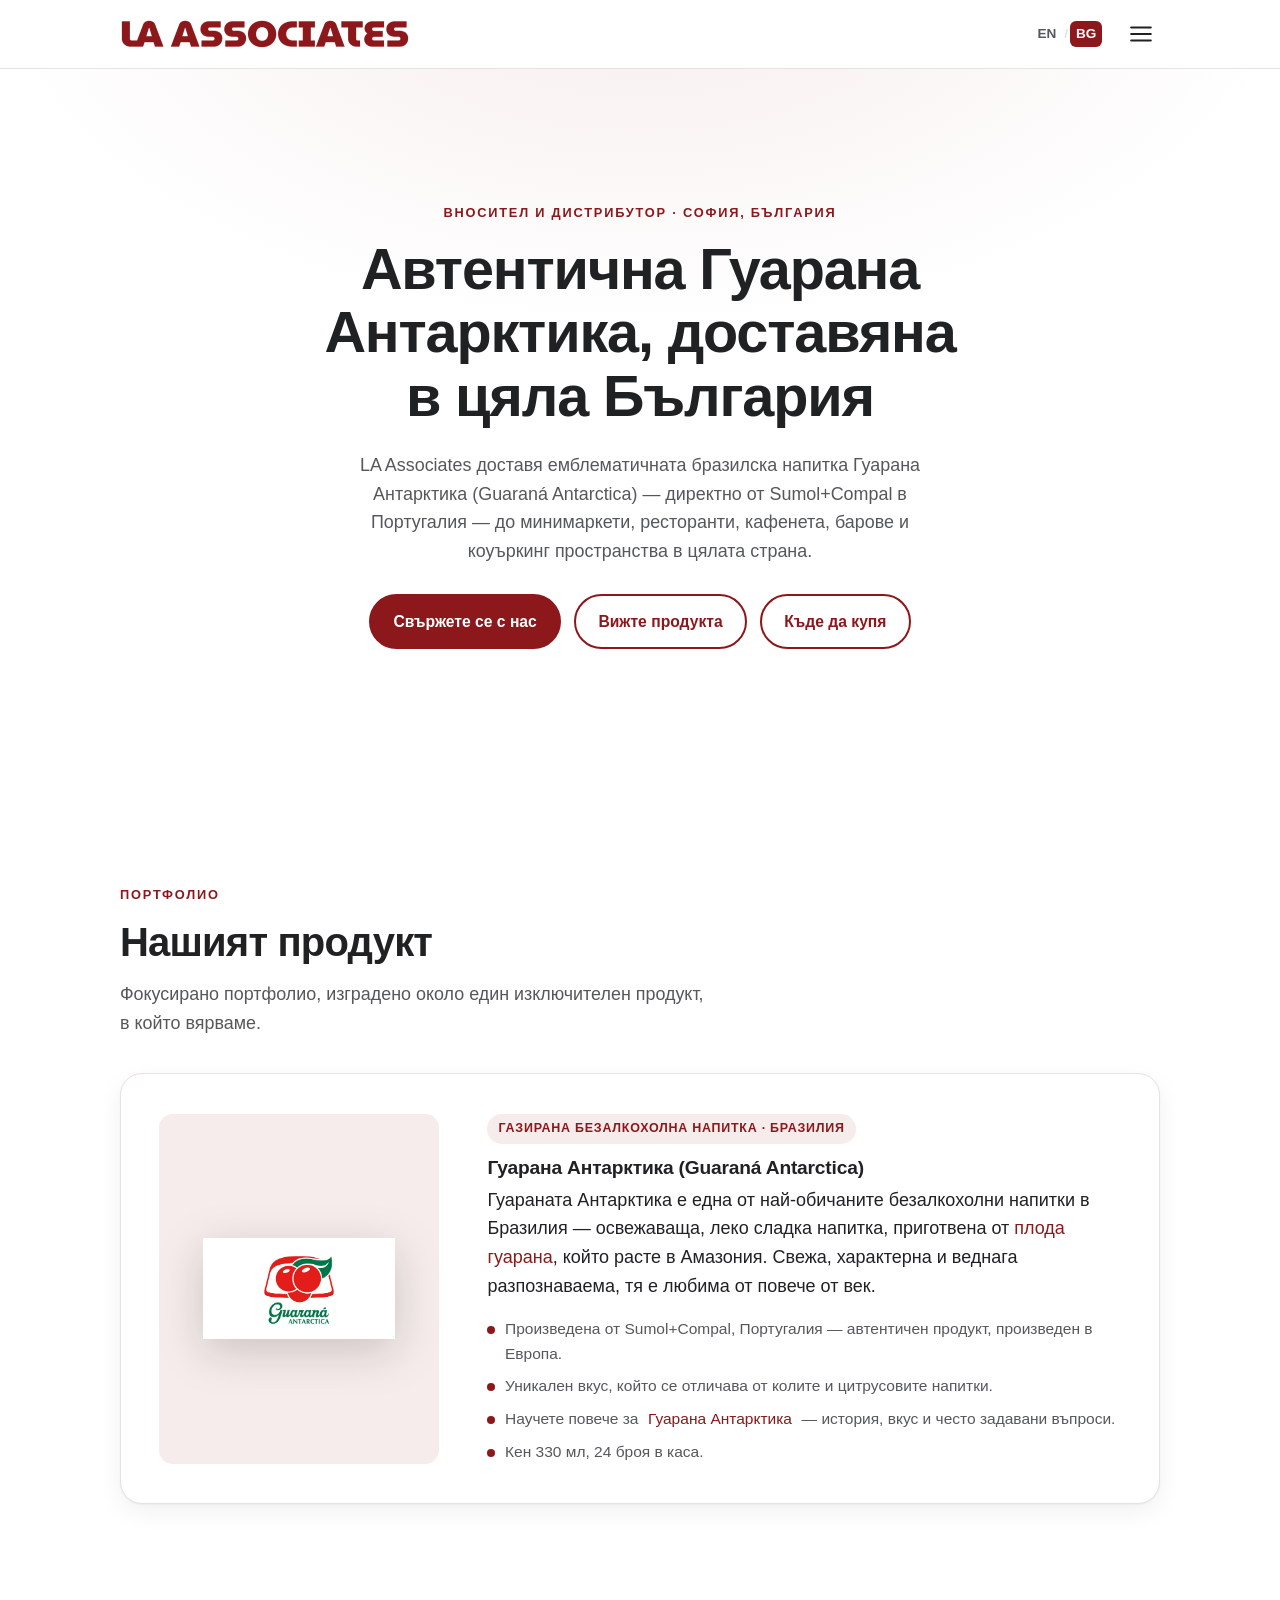
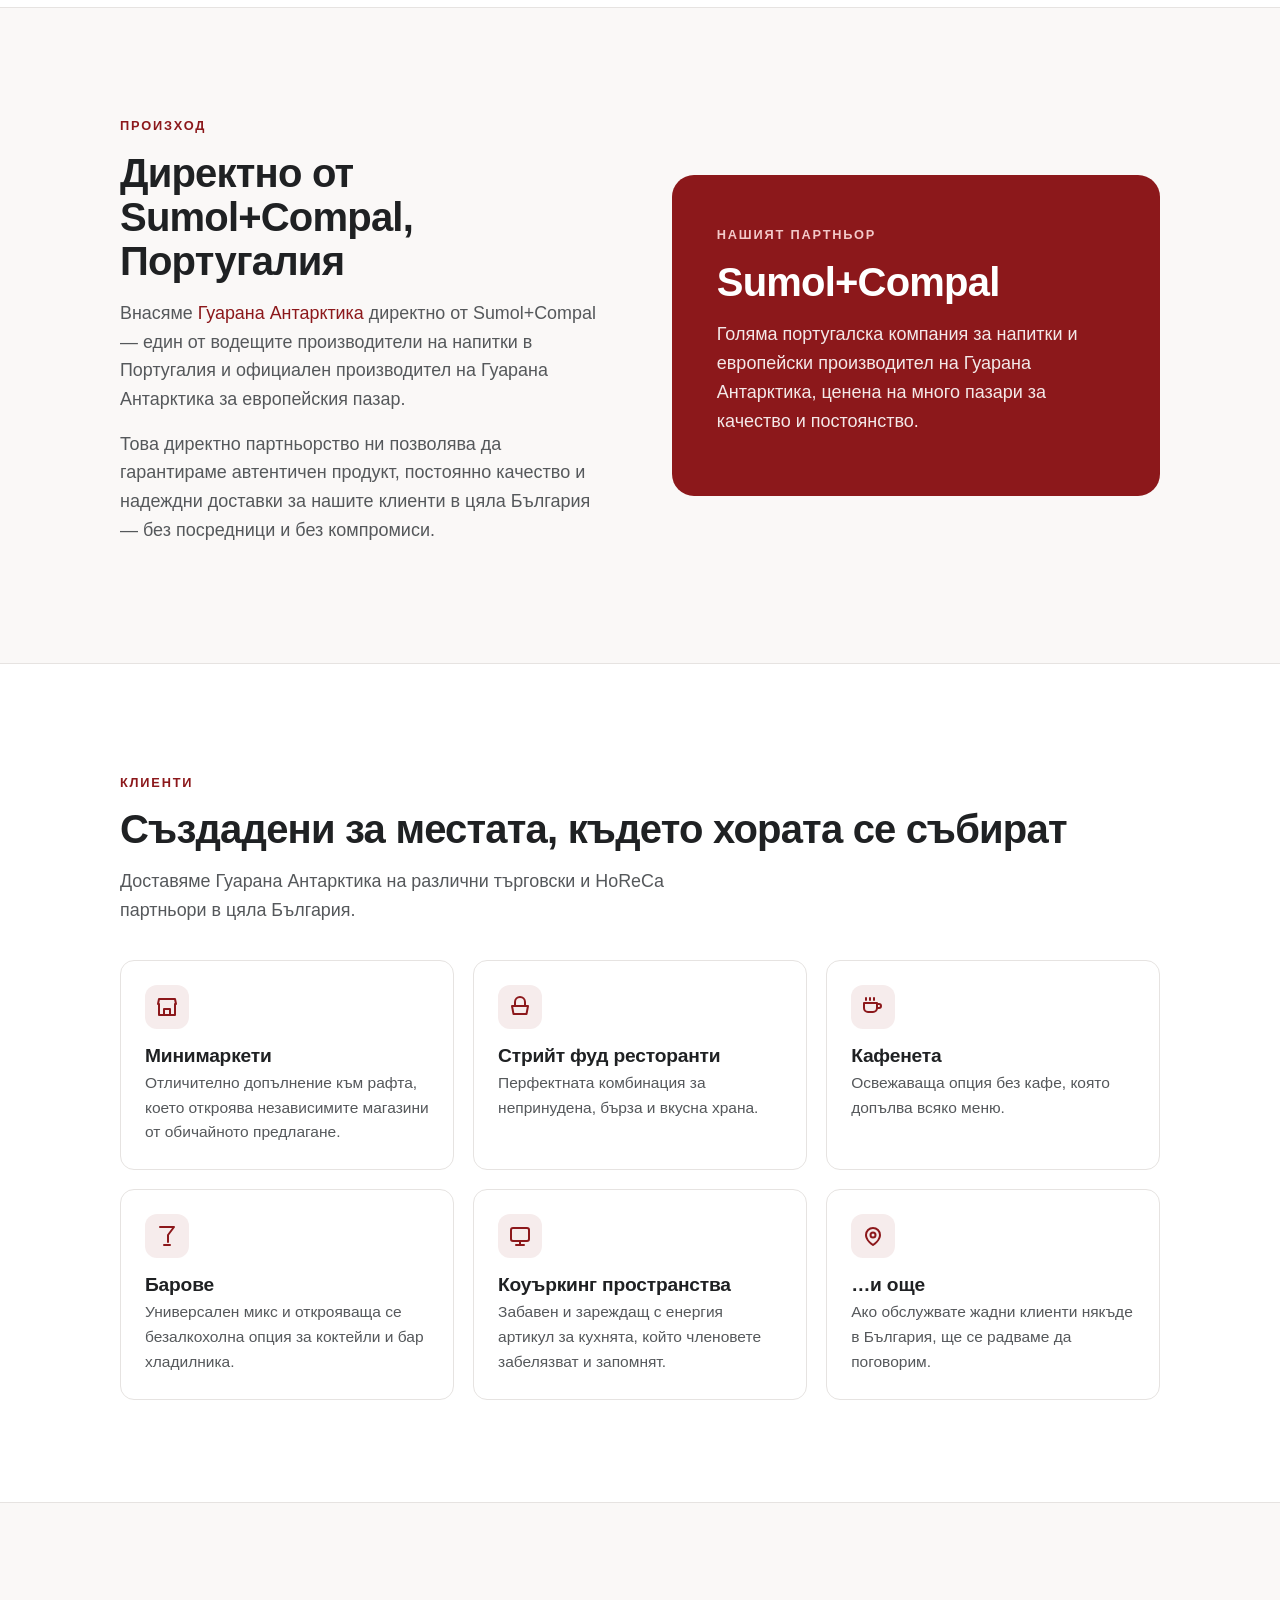
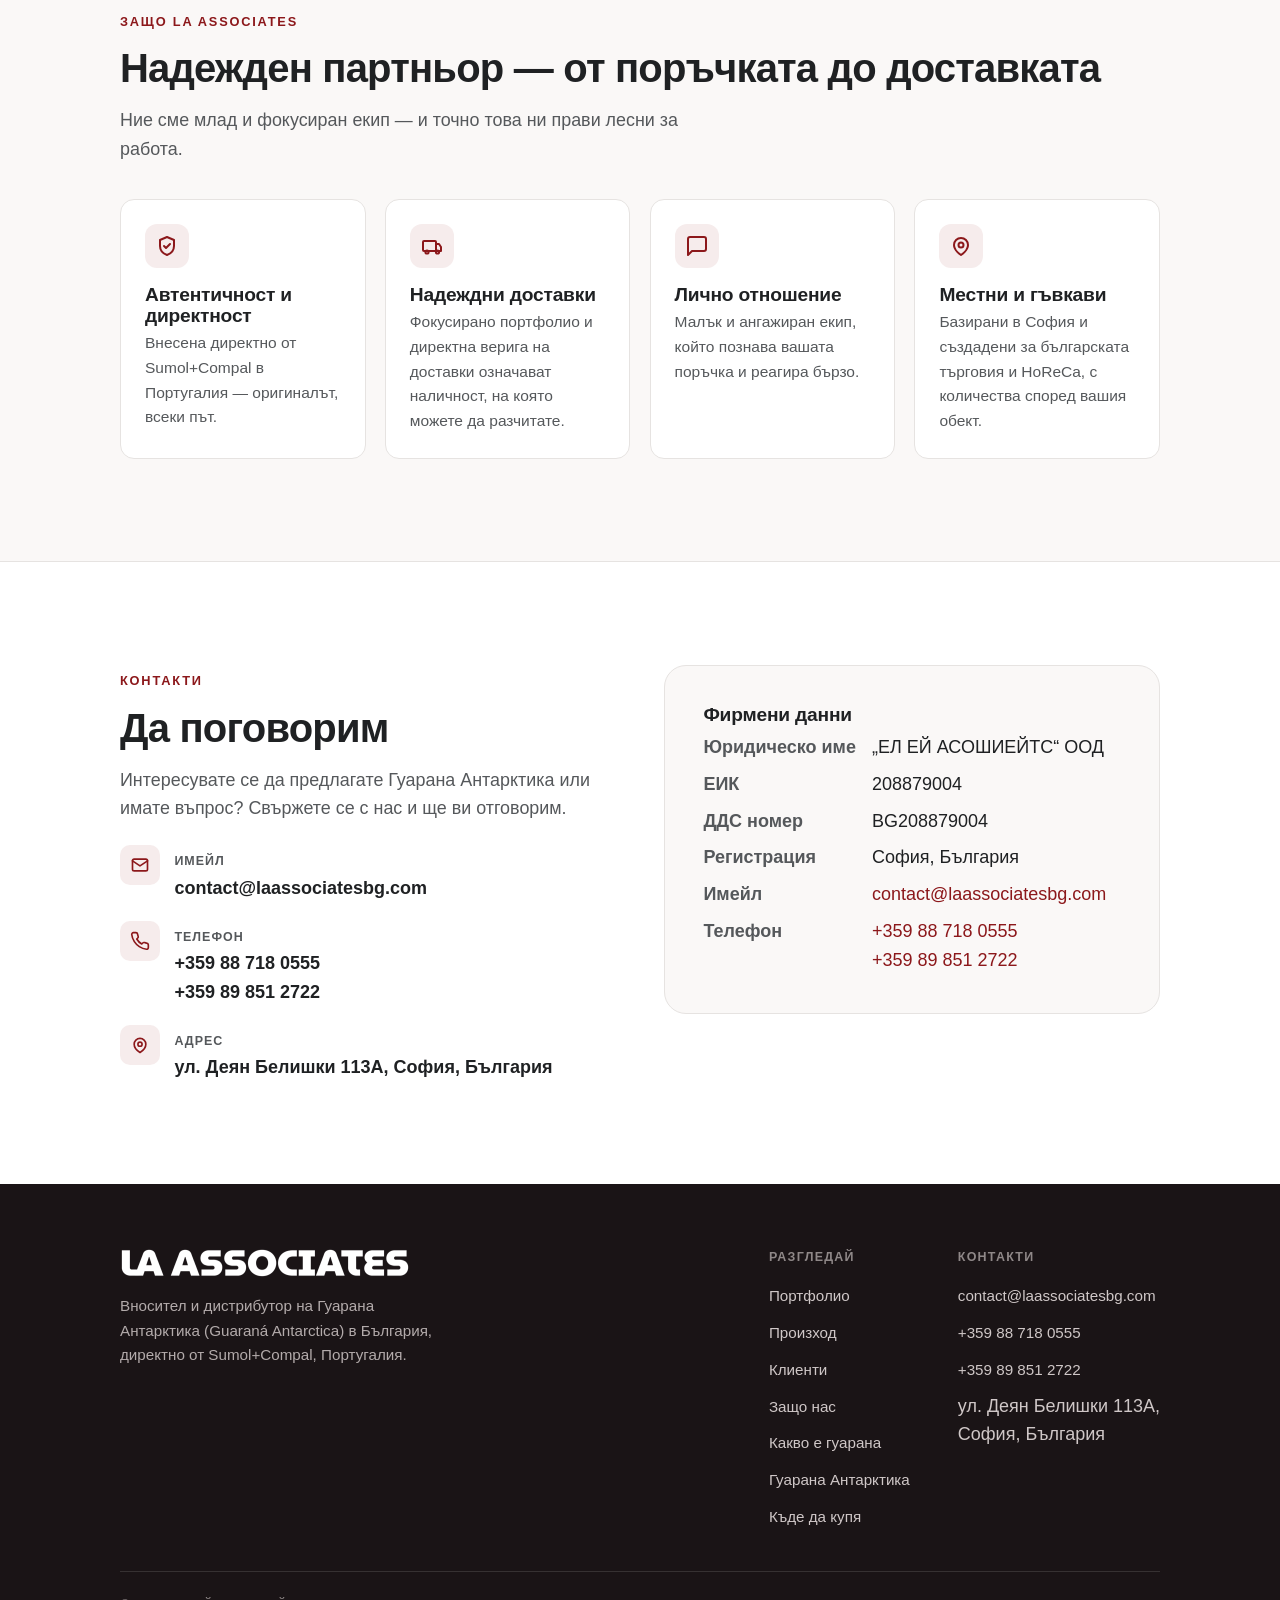
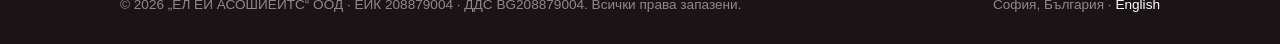
<file: index.html>
<!DOCTYPE html>
<html lang="bg">
<head>
  <meta charset="utf-8">
  <meta name="viewport" content="width=device-width, initial-scale=1">

  <title>Гуарана Антарктика — вносител и дистрибутор в България | LA Associates</title>
  <meta name="description" content="Вносител и дистрибутор на Гуарана Антарктика в България — бразилската газирана напитка от плода гуарана, директно от Sumol+Compal. Доставки в София и цялата страна.">
  <meta name="theme-color" content="#8C181B">
  <link rel="canonical" href="https://laassociatesbg.com/">

  <!-- Language alternates -->
  <link rel="alternate" hreflang="bg" href="https://laassociatesbg.com/">
  <link rel="alternate" hreflang="en" href="https://laassociatesbg.com/en/">
  <link rel="alternate" hreflang="x-default" href="https://laassociatesbg.com/">

  <!-- Geo targeting -->
  <meta name="geo.region" content="BG-22">
  <meta name="geo.placename" content="Sofia">

  <!-- Icons -->
  <link rel="icon" href="/favicon.ico" sizes="any">
  <link rel="icon" type="image/png" sizes="32x32" href="/assets/img/favicon-32.png">
  <link rel="icon" type="image/png" sizes="16x16" href="/assets/img/favicon-16.png">
  <link rel="apple-touch-icon" href="/assets/img/apple-touch-icon.png">
  <link rel="manifest" href="/site.webmanifest">

  <!-- Open Graph / Twitter -->
  <meta property="og:type" content="website">
  <meta property="og:site_name" content="LA Associates">
  <meta property="og:locale" content="bg_BG">
  <meta property="og:locale:alternate" content="en_GB">
  <meta property="og:title" content="Гуарана Антарктика — вносител и дистрибутор в България">
  <meta property="og:description" content="Бразилската газирана напитка от плода гуарана, директно от Sumol+Compal, Португалия.">
  <meta property="og:url" content="https://laassociatesbg.com/">
  <meta property="og:image" content="https://laassociatesbg.com/assets/img/og-image.png">
  <meta property="og:image:width" content="1200">
  <meta property="og:image:height" content="630">
  <meta property="og:image:alt" content="Гуарана Антарктика — LA Associates, София">
  <meta name="twitter:card" content="summary_large_image">
  <meta name="twitter:title" content="Гуарана Антарктика — вносител и дистрибутор в България">
  <meta name="twitter:description" content="Бразилската газирана напитка от плода гуарана, директно от Sumol+Compal, Португалия.">
  <meta name="twitter:image" content="https://laassociatesbg.com/assets/img/og-image.png">

  <link rel="preload" as="image" href="/assets/img/logo-wordmark.png">
  <link rel="stylesheet" href="/assets/css/styles.css">

  <!-- Structured data -->
  <script type="application/ld+json">
  {
    "@context": "https://schema.org",
    "@graph": [
      {
        "@type": "Organization",
        "@id": "https://laassociatesbg.com/#organization",
        "name": "LA Associates",
        "alternateName": ["ЕЛ ЕЙ АСОШИЕЙТС ООД", "LA ASSOCIATES Ltd.", "Ел Ей Асошиейтс", "LA Associates Bulgaria"],
        "legalName": "ЕЛ ЕЙ АСОШИЕЙТС ООД",
        "vatID": "BG208879004",
        "taxID": "208879004",
        "identifier": [
          { "@type": "PropertyValue", "propertyID": "UIC", "name": "ЕИК", "value": "208879004" },
          { "@type": "PropertyValue", "propertyID": "VAT", "name": "ДДС номер", "value": "BG208879004" }
        ],
        "foundingDate": "2026-07-07",
        "url": "https://laassociatesbg.com/",
        "logo": {
          "@type": "ImageObject",
          "url": "https://laassociatesbg.com/assets/img/logo-mark.png",
          "width": 600,
          "height": 424
        },
        "image": "https://laassociatesbg.com/assets/img/og-image.png",
        "description": "Вносител и дистрибутор на Гуарана Антарктика в България, директно от Sumol+Compal, Португалия.",
        "knowsAbout": [
          "Гуарана Антарктика",
          "Guaraná Antarctica",
          "гуарана",
          "безалкохолни напитки",
          "внос на напитки",
          "дистрибуция на напитки"
        ],
        "address": { "@id": "https://laassociatesbg.com/#address" },
        "contactPoint": {
          "@type": "ContactPoint",
          "contactType": "sales",
          "telephone": ["+359887180555", "+359898512722"],
          "email": "contact@laassociatesbg.com",
          "areaServed": "BG",
          "availableLanguage": ["bg", "en"]
        }
      },
      {
        "@type": "PostalAddress",
        "@id": "https://laassociatesbg.com/#address",
        "streetAddress": "ул. Деян Белишки 113А",
        "addressLocality": "София",
        "addressRegion": "София-град",
        "postalCode": "1404",
        "addressCountry": "BG"
      },
      {
        "@type": "LocalBusiness",
        "@id": "https://laassociatesbg.com/#localbusiness",
        "name": "LA Associates",
        "description": "Вносител и дистрибутор на Гуарана Антарктика за магазини, ресторанти, кафенета и барове в България.",
        "url": "https://laassociatesbg.com/",
        "image": "https://laassociatesbg.com/assets/img/og-image.png",
        "logo": "https://laassociatesbg.com/assets/img/logo-mark.png",
        "telephone": ["+359887180555", "+359898512722"],
        "email": "contact@laassociatesbg.com",
        "vatID": "BG208879004",
        "taxID": "208879004",
        "priceRange": "$$",
        "currenciesAccepted": "BGN",
        "address": { "@id": "https://laassociatesbg.com/#address" },
        "geo": {
          "@type": "GeoCoordinates",
          "latitude": 42.6603,
          "longitude": 23.2995
        },
        "hasMap": "https://maps.app.goo.gl/Rj569pksKea4KK5W6",
        "parentOrganization": { "@id": "https://laassociatesbg.com/#organization" },
        "openingHoursSpecification": [{
          "@type": "OpeningHoursSpecification",
          "dayOfWeek": ["Monday", "Tuesday", "Wednesday", "Thursday", "Friday"],
          "opens": "09:00",
          "closes": "18:00"
        }],
        "areaServed": [
          { "@type": "Country", "name": "България" },
          { "@type": "City", "name": "София" },
          { "@type": "City", "name": "Пловдив" },
          { "@type": "City", "name": "Варна" },
          { "@type": "City", "name": "Бургас" },
          { "@type": "City", "name": "Русе" },
          { "@type": "City", "name": "Стара Загора" }
        ]
      },
      {
        "@type": "Brand",
        "@id": "https://laassociatesbg.com/#brand",
        "name": "Guaraná Antarctica",
        "alternateName": ["Гуарана Антарктика", "Guarana Antarctica"],
        "description": "Бразилска газирана безалкохолна напитка, създадена през 1921 г. и приготвена от екстракт на плода гуарана. За европейския пазар се произвежда от Sumol+Compal, Португалия.",
        "logo": "https://laassociatesbg.com/assets/img/guarana-can.png",
        "sameAs": ["https://en.wikipedia.org/wiki/Guaran%C3%A1_Antarctica"]
      },
      {
        "@type": "WebSite",
        "@id": "https://laassociatesbg.com/#website",
        "url": "https://laassociatesbg.com/",
        "name": "LA Associates",
        "inLanguage": "bg",
        "publisher": { "@id": "https://laassociatesbg.com/#organization" }
      },
      {
        "@type": "WebPage",
        "@id": "https://laassociatesbg.com/#webpage",
        "url": "https://laassociatesbg.com/",
        "name": "Гуарана Антарктика — вносител и дистрибутор в България",
        "inLanguage": "bg",
        "isPartOf": { "@id": "https://laassociatesbg.com/#website" },
        "about": { "@id": "https://laassociatesbg.com/#brand" },
        "primaryImageOfPage": "https://laassociatesbg.com/assets/img/og-image.png"
      }
    ]
  }
  </script>
</head>
<body>
  <a class="skip-link" href="#main">Към съдържанието</a>

  <header class="site-header">
    <div class="container nav">
      <a class="nav__logo" href="/" aria-label="LA Associates — начало">
        <img src="/assets/img/logo-wordmark.png" alt="LA Associates — вносител и дистрибутор на Гуарана Антарктика" width="290" height="30" fetchpriority="high">
      </a>

      <nav aria-label="Основна навигация">
        <ul class="nav__links" id="nav-links">
          <li><a href="/guarana/">Гуарана</a></li>
          <li><a href="/guarana-antarctica/">Гуарана Антарктика</a></li>
          <li><a href="/where-to-buy/">Къде да купя</a></li>
          <li><a href="/#sourcing">Произход</a></li>
          <li><a href="/#sectors">Клиенти</a></li>
          <li><a href="/#why">Защо нас</a></li>
          <li><a href="/#contact">Контакти</a></li>
        </ul>
      </nav>

      <div class="nav__right">
        <div class="lang" aria-label="Език">
          <a href="/en/" hreflang="en" title="English version">EN</a>
          <span class="sep">/</span>
          <a href="/" aria-current="true" hreflang="bg" title="Българска версия">BG</a>
        </div>
        <button class="nav__toggle" type="button" aria-expanded="false" aria-controls="nav-links" aria-label="Отвори менюто">
          <svg viewBox="0 0 24 24" fill="none" stroke="currentColor" stroke-width="2" stroke-linecap="round"><line x1="3" y1="6" x2="21" y2="6"/><line x1="3" y1="12" x2="21" y2="12"/><line x1="3" y1="18" x2="21" y2="18"/></svg>
        </button>
      </div>
    </div>
  </header>

  <main id="main">

    <!-- HERO -->
    <section class="hero" id="home">
      <div class="container hero__inner">
        <span class="eyebrow">Вносител и дистрибутор · София, България</span>
        <h1>Автентична Гуарана Антарктика, доставяна в цяла България</h1>
        <p class="lead">LA Associates доставя емблематичната бразилска напитка Гуарана Антарктика (Guaraná Antarctica) — директно от Sumol+Compal в Португалия — до минимаркети, ресторанти, кафенета, барове и коуъркинг пространства в цялата страна.</p>
        <div class="hero__actions">
          <a class="btn btn--primary" href="#contact">Свържете се с нас</a>
          <a class="btn btn--ghost" href="#portfolio">Вижте продукта</a>
          <a class="btn btn--ghost" href="/where-to-buy/">Къде да купя</a>
        </div>
      </div>
    </section>

    <!-- PORTFOLIO -->
    <section class="section" id="portfolio">
      <div class="container">
        <span class="eyebrow">Портфолио</span>
        <h2>Нашият продукт</h2>
        <p class="lead" style="margin-bottom:2.2rem">Фокусирано портфолио, изградено около един изключителен продукт, в който вярваме.</p>

        <div class="product">
          <div class="product__visual">
            <img src="/assets/img/guarana-can.png" alt="Гуарана Антарктика (Guaraná Antarctica) — бразилска газирана напитка от плода гуарана" width="1200" height="630" loading="lazy" decoding="async">
          </div>
          <div>
            <span class="product__tag">Газирана безалкохолна напитка · Бразилия</span>
            <h3>Гуарана Антарктика (Guaraná Antarctica)</h3>
            <p>Гуараната Антарктика е една от най-обичаните безалкохолни напитки в Бразилия — освежаваща, леко сладка напитка, приготвена от <a href="/guarana/">плода гуарана</a>, който расте в Амазония. Свежа, характерна и веднага разпознаваема, тя е любима от повече от век.</p>
            <ul>
              <li>Произведена от Sumol+Compal, Португалия — автентичен продукт, произведен в Европа.</li>
              <li>Уникален вкус, който се отличава от колите и цитрусовите напитки.</li>
              <li>Научете повече за <a href="/guarana-antarctica/">Гуарана Антарктика</a> — история, вкус и често задавани въпроси.</li>
              <li>Кен 330 мл, 24 броя в каса.</li>
            </ul>
          </div>
        </div>
      </div>
    </section>

    <!-- SOURCING -->
    <section class="section section--alt" id="sourcing">
      <div class="container split">
        <div>
          <span class="eyebrow">Произход</span>
          <h2>Директно от Sumol+Compal, Португалия</h2>
          <p class="lead">Внасяме <a href="/guarana-antarctica/">Гуарана Антарктика</a> директно от Sumol+Compal — един от водещите производители на напитки в Португалия и официален производител на Гуарана Антарктика за европейския пазар.</p>
          <p style="color:var(--ink-soft)">Това директно партньорство ни позволява да гарантираме автентичен продукт, постоянно качество и надеждни доставки за нашите клиенти в цяла България — без посредници и без компромиси.</p>
        </div>
        <div class="split__panel">
          <span class="eyebrow">Нашият партньор</span>
          <h2>Sumol+Compal</h2>
          <p>Голяма португалска компания за напитки и европейски производител на Гуарана Антарктика, ценена на много пазари за качество и постоянство.</p>
        </div>
      </div>
    </section>

    <!-- WHO WE SERVE -->
    <section class="section" id="sectors">
      <div class="container">
        <span class="eyebrow">Клиенти</span>
        <h2>Създадени за местата, където хората се събират</h2>
        <p class="lead" style="margin-bottom:2.2rem">Доставяме Гуарана Антарктика на различни търговски и HoReCa партньори в цяла България.</p>

        <div class="grid grid--3">
          <div class="card">
            <div class="card__icon"><svg viewBox="0 0 24 24" fill="none" stroke="currentColor" stroke-width="2" stroke-linecap="round" stroke-linejoin="round"><path d="M3 9l1-5h16l1 5"/><path d="M4 9v11h16V9"/><path d="M9 20v-6h6v6"/></svg></div>
            <h3>Минимаркети</h3>
            <p>Отличително допълнение към рафта, което откроява независимите магазини от обичайното предлагане.</p>
          </div>
          <div class="card">
            <div class="card__icon"><svg viewBox="0 0 24 24" fill="none" stroke="currentColor" stroke-width="2" stroke-linecap="round" stroke-linejoin="round"><path d="M4 11h16l-1.5 8h-13z"/><path d="M7 11V7a5 5 0 0 1 10 0v4"/></svg></div>
            <h3>Стрийт фуд ресторанти</h3>
            <p>Перфектната комбинация за непринудена, бърза и вкусна храна.</p>
          </div>
          <div class="card">
            <div class="card__icon"><svg viewBox="0 0 24 24" fill="none" stroke="currentColor" stroke-width="2" stroke-linecap="round" stroke-linejoin="round"><path d="M3 8h13v5a4 4 0 0 1-4 4H7a4 4 0 0 1-4-4z"/><path d="M16 9h2a2 2 0 0 1 0 4h-2"/><path d="M5 3v2M9 3v2M13 3v2"/></svg></div>
            <h3>Кафенета</h3>
            <p>Освежаваща опция без кафе, която допълва всяко меню.</p>
          </div>
          <div class="card">
            <div class="card__icon"><svg viewBox="0 0 24 24" fill="none" stroke="currentColor" stroke-width="2" stroke-linecap="round" stroke-linejoin="round"><path d="M5 3h14l-6 8v7"/><path d="M9 21h6"/></svg></div>
            <h3>Барове</h3>
            <p>Универсален микс и открояваща се безалкохолна опция за коктейли и бар хладилника.</p>
          </div>
          <div class="card">
            <div class="card__icon"><svg viewBox="0 0 24 24" fill="none" stroke="currentColor" stroke-width="2" stroke-linecap="round" stroke-linejoin="round"><rect x="3" y="4" width="18" height="13" rx="2"/><path d="M8 21h8M12 17v4"/></svg></div>
            <h3>Коуъркинг пространства</h3>
            <p>Забавен и зареждащ с енергия артикул за кухнята, който членовете забелязват и запомнят.</p>
          </div>
          <div class="card">
            <div class="card__icon"><svg viewBox="0 0 24 24" fill="none" stroke="currentColor" stroke-width="2" stroke-linecap="round" stroke-linejoin="round"><path d="M12 21s-7-4.5-7-10a7 7 0 0 1 14 0c0 5.5-7 10-7 10z"/><circle cx="12" cy="11" r="2.5"/></svg></div>
            <h3>…и още</h3>
            <p>Ако обслужвате жадни клиенти някъде в България, ще се радваме да поговорим.</p>
          </div>
        </div>
      </div>
    </section>

    <!-- WHY US -->
    <section class="section section--alt" id="why">
      <div class="container">
        <span class="eyebrow">Защо LA Associates</span>
        <h2>Надежден партньор — от поръчката до доставката</h2>
        <p class="lead" style="margin-bottom:2.2rem">Ние сме млад и фокусиран екип — и точно това ни прави лесни за работа.</p>

        <div class="grid grid--4">
          <div class="card">
            <div class="card__icon"><svg viewBox="0 0 24 24" fill="none" stroke="currentColor" stroke-width="2" stroke-linecap="round" stroke-linejoin="round"><path d="M9 12l2 2 4-4"/><path d="M12 3l7 3v6c0 4.5-3 7.5-7 9-4-1.5-7-4.5-7-9V6z"/></svg></div>
            <h3>Автентичност и директност</h3>
            <p>Внесена директно от Sumol+Compal в Португалия — оригиналът, всеки път.</p>
          </div>
          <div class="card">
            <div class="card__icon"><svg viewBox="0 0 24 24" fill="none" stroke="currentColor" stroke-width="2" stroke-linecap="round" stroke-linejoin="round"><rect x="3" y="7" width="13" height="10" rx="1"/><path d="M16 10h3l2 3v4h-5z"/><circle cx="7" cy="18" r="1.6"/><circle cx="17.5" cy="18" r="1.6"/></svg></div>
            <h3>Надеждни доставки</h3>
            <p>Фокусирано портфолио и директна верига на доставки означават наличност, на която можете да разчитате.</p>
          </div>
          <div class="card">
            <div class="card__icon"><svg viewBox="0 0 24 24" fill="none" stroke="currentColor" stroke-width="2" stroke-linecap="round" stroke-linejoin="round"><path d="M21 15a2 2 0 0 1-2 2H7l-4 4V5a2 2 0 0 1 2-2h14a2 2 0 0 1 2 2z"/></svg></div>
            <h3>Лично отношение</h3>
            <p>Малък и ангажиран екип, който познава вашата поръчка и реагира бързо.</p>
          </div>
          <div class="card">
            <div class="card__icon"><svg viewBox="0 0 24 24" fill="none" stroke="currentColor" stroke-width="2" stroke-linecap="round" stroke-linejoin="round"><path d="M12 21s-7-4.5-7-10a7 7 0 0 1 14 0c0 5.5-7 10-7 10z"/><circle cx="12" cy="11" r="2.5"/></svg></div>
            <h3>Местни и гъвкави</h3>
            <p>Базирани в София и създадени за българската търговия и HoReCa, с количества според вашия обект.</p>
          </div>
        </div>
      </div>
    </section>

    <!-- CONTACT -->
    <section class="section" id="contact">
      <div class="container">
        <div class="contact__grid">
          <div>
            <span class="eyebrow">Контакти</span>
            <h2>Да поговорим</h2>
            <p class="lead">Интересувате се да предлагате Гуарана Антарктика или имате въпрос? Свържете се с нас и ще ви отговорим.</p>
            <ul class="contact__list">
              <li>
                <span class="contact__ico"><svg viewBox="0 0 24 24" fill="none" stroke="currentColor" stroke-width="2" stroke-linecap="round" stroke-linejoin="round"><rect x="3" y="5" width="18" height="14" rx="2"/><path d="m3 7 9 6 9-6"/></svg></span>
                <span><span class="k">Имейл</span><br><a class="v" href="mailto:contact@laassociatesbg.com">contact@laassociatesbg.com</a></span>
              </li>
              <li>
                <span class="contact__ico"><svg viewBox="0 0 24 24" fill="none" stroke="currentColor" stroke-width="2" stroke-linecap="round" stroke-linejoin="round"><path d="M22 16.9v3a2 2 0 0 1-2.2 2 19.8 19.8 0 0 1-8.6-3.1 19.5 19.5 0 0 1-6-6 19.8 19.8 0 0 1-3.1-8.6A2 2 0 0 1 4.1 2h3a2 2 0 0 1 2 1.7c.1.9.4 1.8.7 2.6a2 2 0 0 1-.5 2.1L8.1 9.6a16 16 0 0 0 6 6l1.2-1.2a2 2 0 0 1 2.1-.5c.8.3 1.7.6 2.6.7a2 2 0 0 1 1.9 2z"/></svg></span>
                <span><span class="k">Телефон</span><br><a class="v" href="tel:+359887180555">+359 88 718 0555</a><br><a class="v" href="tel:+359898512722">+359 89 851 2722</a></span>
              </li>
              <li>
                <span class="contact__ico"><svg viewBox="0 0 24 24" fill="none" stroke="currentColor" stroke-width="2" stroke-linecap="round" stroke-linejoin="round"><path d="M12 21s-7-4.5-7-10a7 7 0 0 1 14 0c0 5.5-7 10-7 10z"/><circle cx="12" cy="11" r="2.5"/></svg></span>
                <span><span class="k">Адрес</span><br><span class="v">ул. Деян Белишки 113А, София, България</span></span>
              </li>
            </ul>
          </div>
          <aside class="contact__card">
            <h3>Фирмени данни</h3>
            <dl>
              <dt>Юридическо име</dt><dd>„ЕЛ ЕЙ АСОШИЕЙТС“ ООД</dd>
              <dt>ЕИК</dt><dd>208879004</dd>
              <dt>ДДС номер</dt><dd>BG208879004</dd>
              <dt>Регистрация</dt><dd>София, България</dd>
              <dt>Имейл</dt><dd><a href="mailto:contact@laassociatesbg.com">contact@laassociatesbg.com</a></dd>
              <dt>Телефон</dt><dd><a href="tel:+359887180555">+359 88 718 0555</a><br><a href="tel:+359898512722">+359 89 851 2722</a></dd>
            </dl>
          </aside>
        </div>
      </div>
    </section>
  </main>

  <footer class="site-footer">
    <div class="container">
      <div class="footer__top">
        <div class="footer__brand">
          <img src="/assets/img/logo-wordmark.png" alt="LA Associates — вносител на напитки, София" width="290" height="30" loading="lazy" decoding="async">
          <p>Вносител и дистрибутор на Гуарана Антарктика (Guaraná Antarctica) в България, директно от Sumol+Compal, Португалия.</p>
        </div>
        <div class="footer__nav">
          <div>
            <h4>Разгледай</h4>
            <ul>
              <li><a href="/#portfolio">Портфолио</a></li>
              <li><a href="/#sourcing">Произход</a></li>
              <li><a href="/#sectors">Клиенти</a></li>
              <li><a href="/#why">Защо нас</a></li>
              <li><a href="/guarana/">Какво е гуарана</a></li>
              <li><a href="/guarana-antarctica/">Гуарана Антарктика</a></li>
              <li><a href="/where-to-buy/">Къде да купя</a></li>
            </ul>
          </div>
          <div>
            <h4>Контакти</h4>
            <ul>
              <li><a href="mailto:contact@laassociatesbg.com">contact@laassociatesbg.com</a></li>
              <li><a href="tel:+359887180555">+359 88 718 0555</a></li>
              <li><a href="tel:+359898512722">+359 89 851 2722</a></li>
              <li>ул. Деян Белишки 113А,<br>София, България</li>
            </ul>
            <!-- Social links go here once available -->
          </div>
        </div>
      </div>
      <div class="footer__bottom">
        <span>&copy; <span id="year">2026</span> „ЕЛ ЕЙ АСОШИЕЙТС“ ООД · ЕИК 208879004 · ДДС BG208879004. Всички права запазени.</span>
        <span>София, България · <a href="/en/" hreflang="en">English</a></span>
      </div>
    </div>
  </footer>

  <script src="/assets/js/main.js" defer></script>
</body>
</html>
</file>
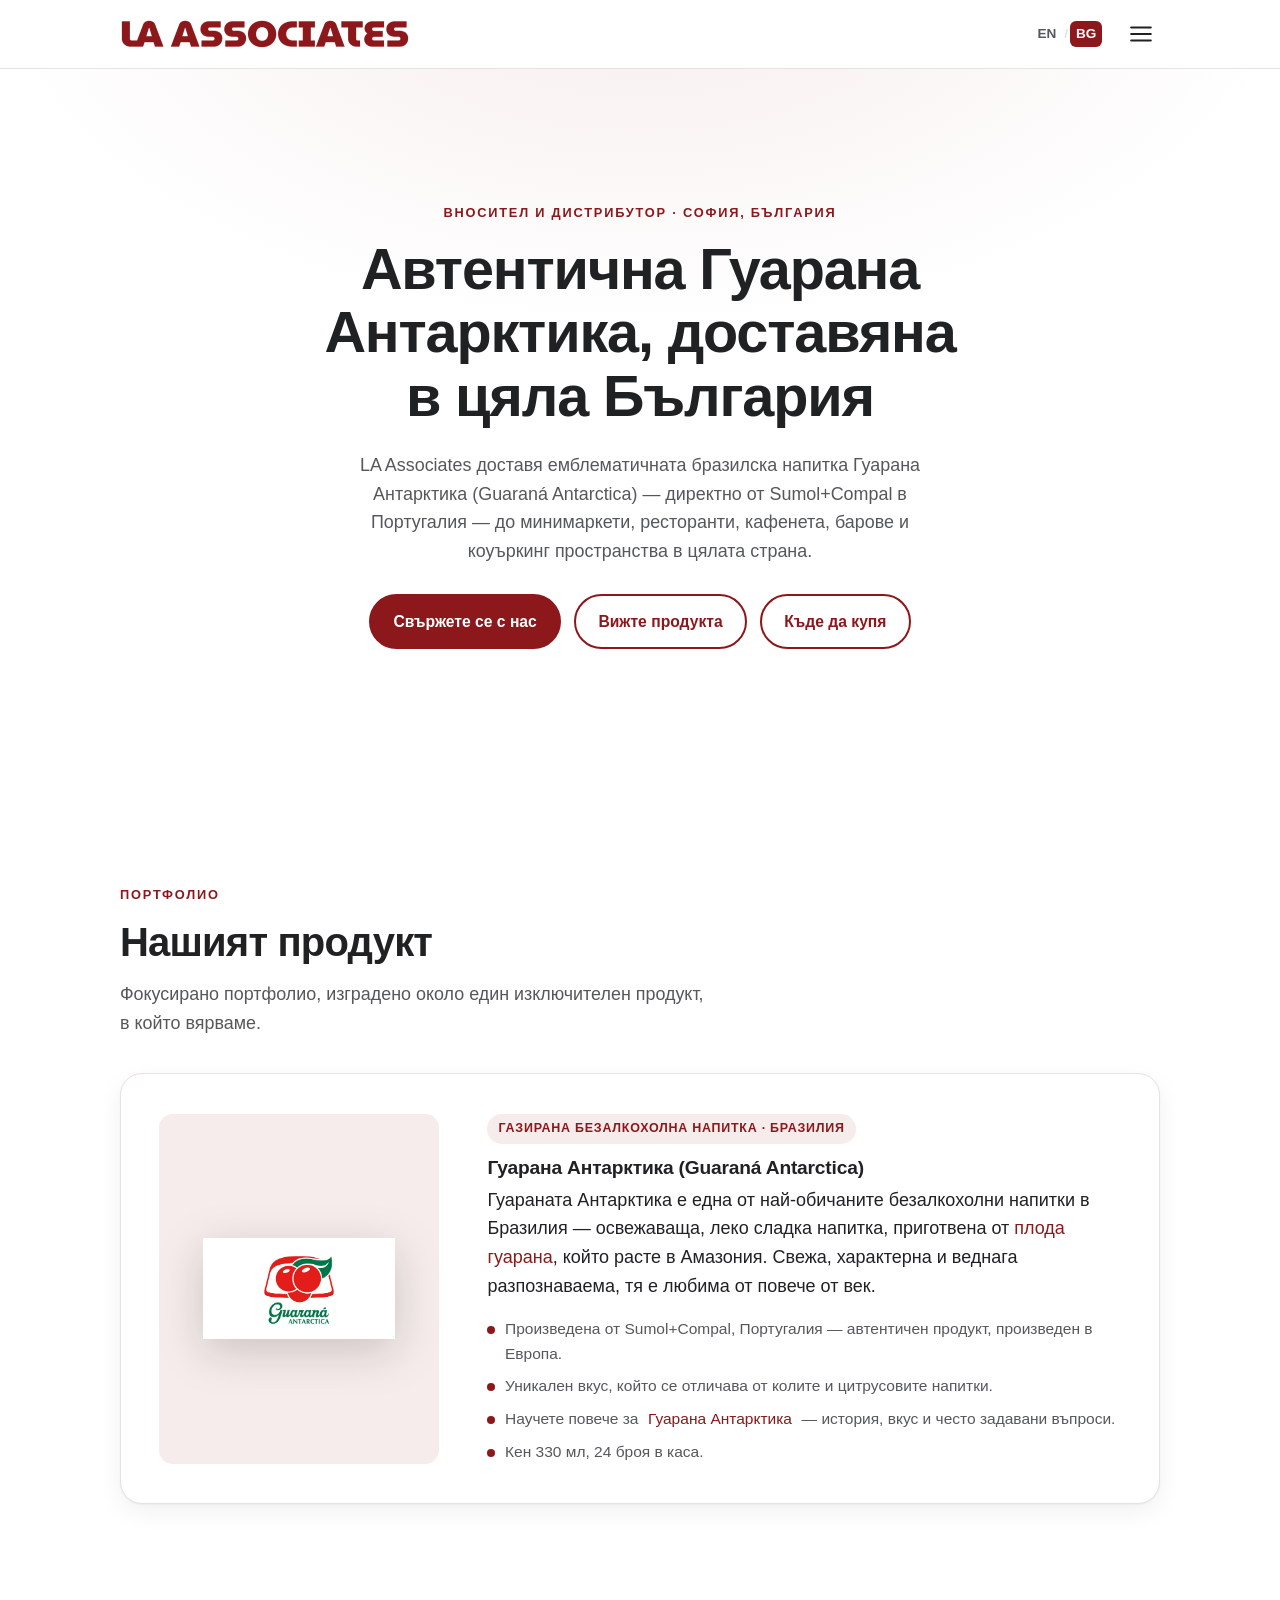
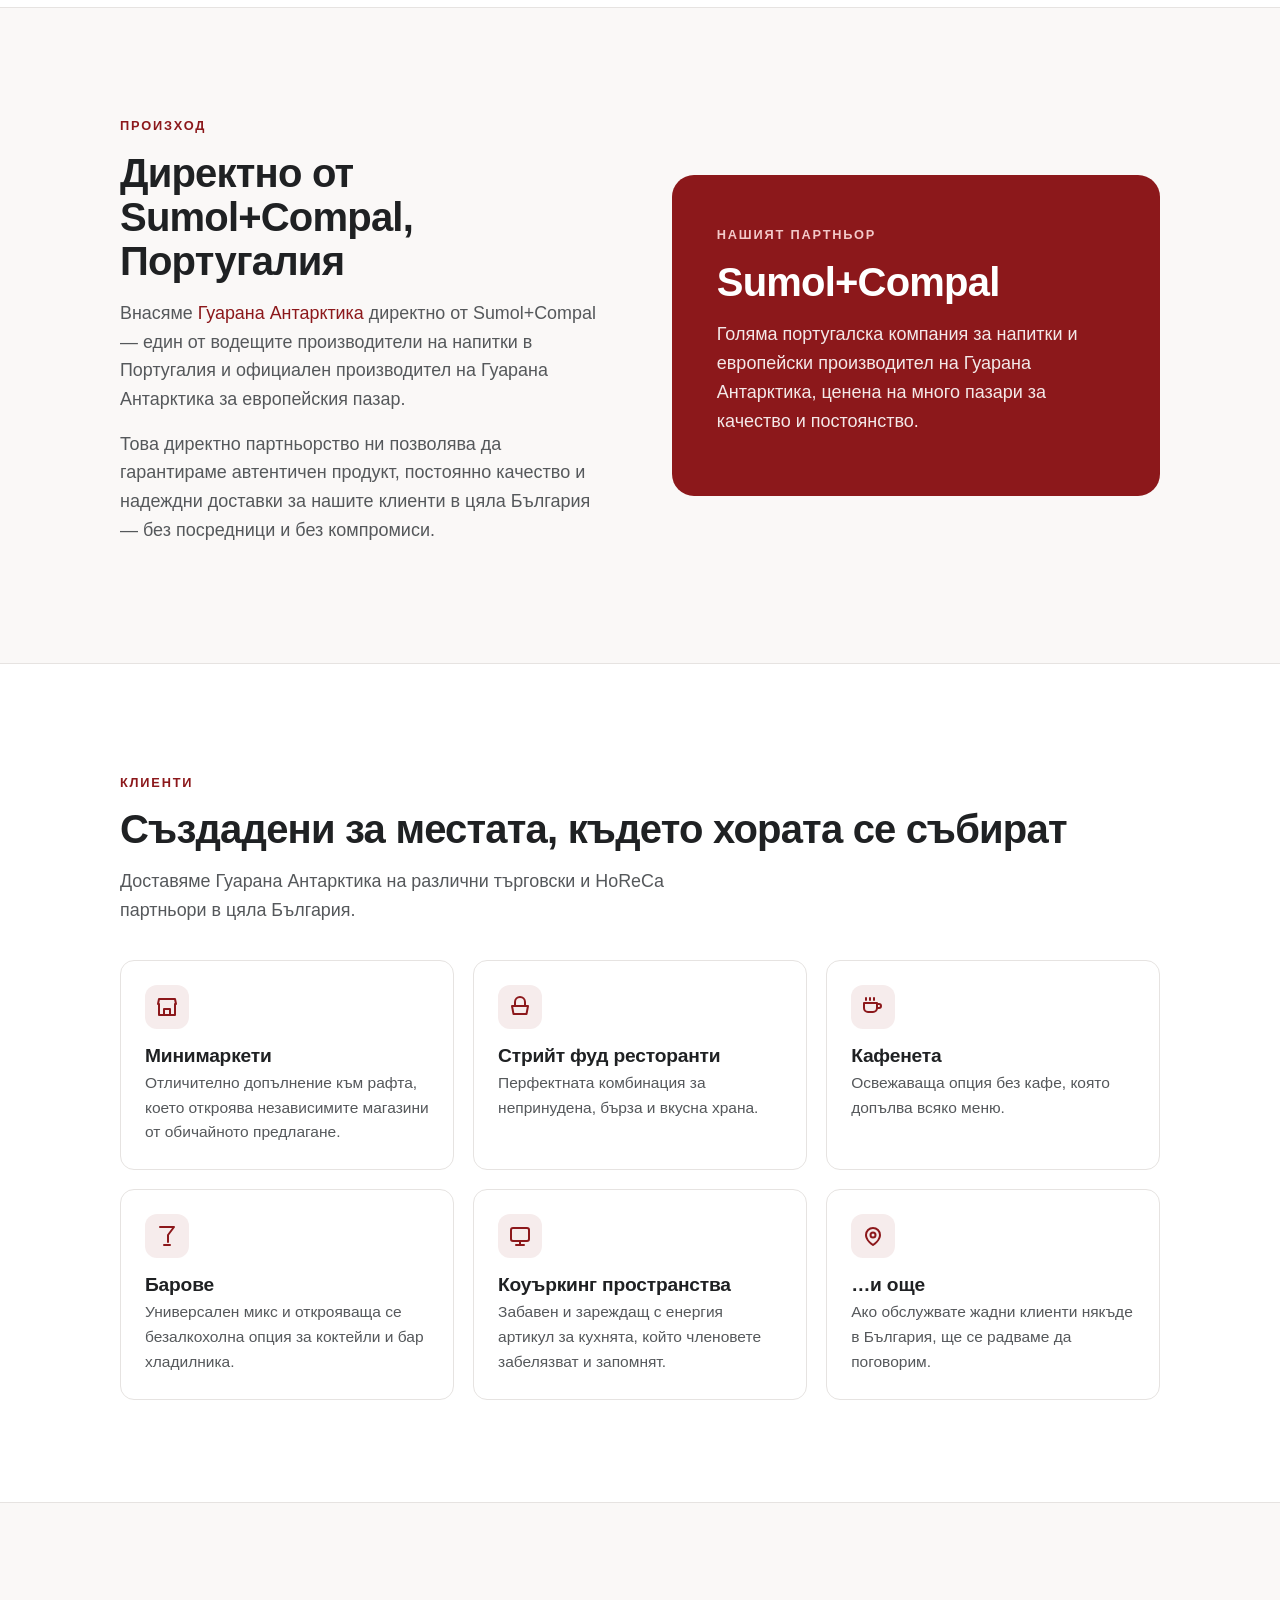
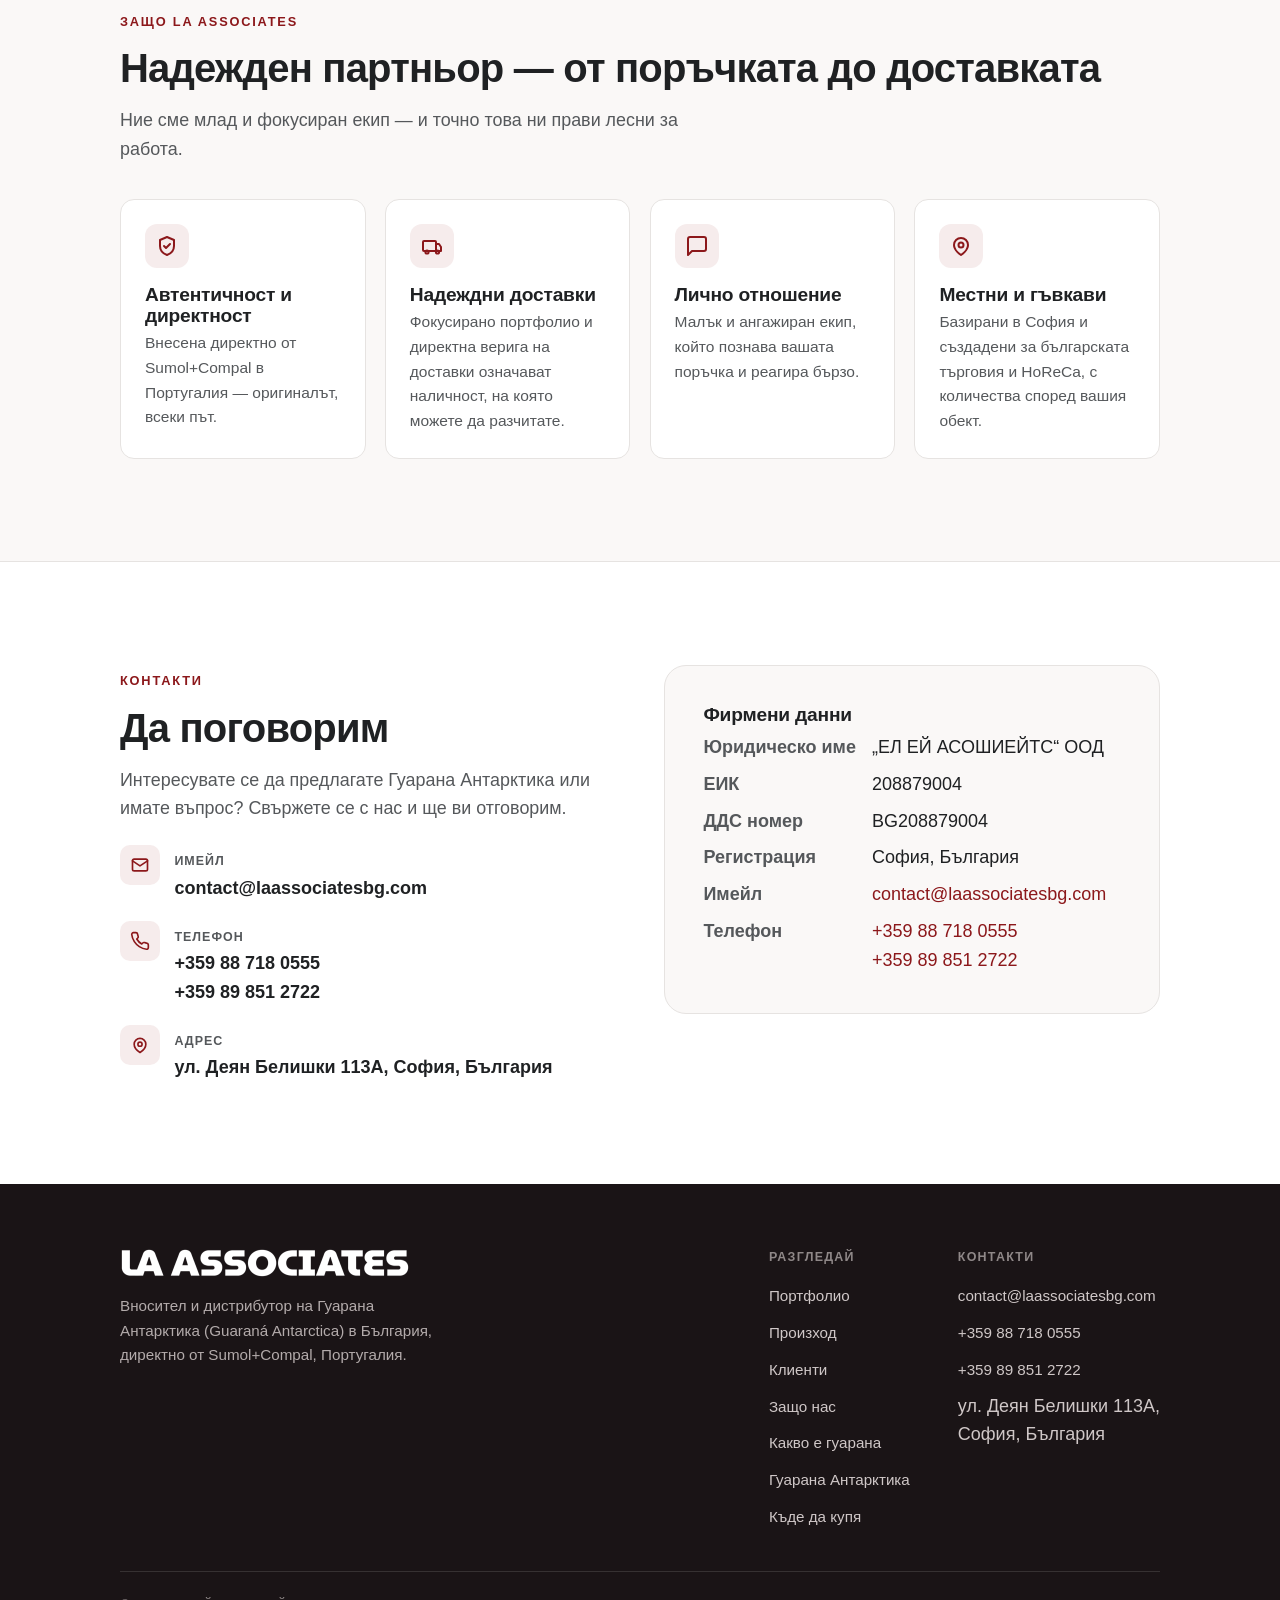
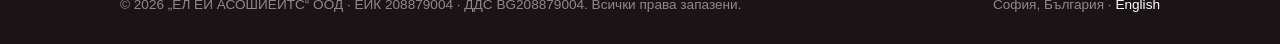
<file: bg/index.html>
<!DOCTYPE html>
<html lang="bg">
<head>
  <meta charset="utf-8">
  <meta name="viewport" content="width=device-width, initial-scale=1">
  <title>Пренасочване към laassociatesbg.com</title>
  <meta name="robots" content="noindex, follow">
  <link rel="canonical" href="https://laassociatesbg.com/">
  <meta http-equiv="refresh" content="0; url=/">
  <script>location.replace("/");</script>
</head>
<body>
  <p>Тази страница се премести. Ако не сте пренасочени автоматично,
     <a href="https://laassociatesbg.com/">продължете към laassociatesbg.com</a>.</p>
</body>
</html>
</file>
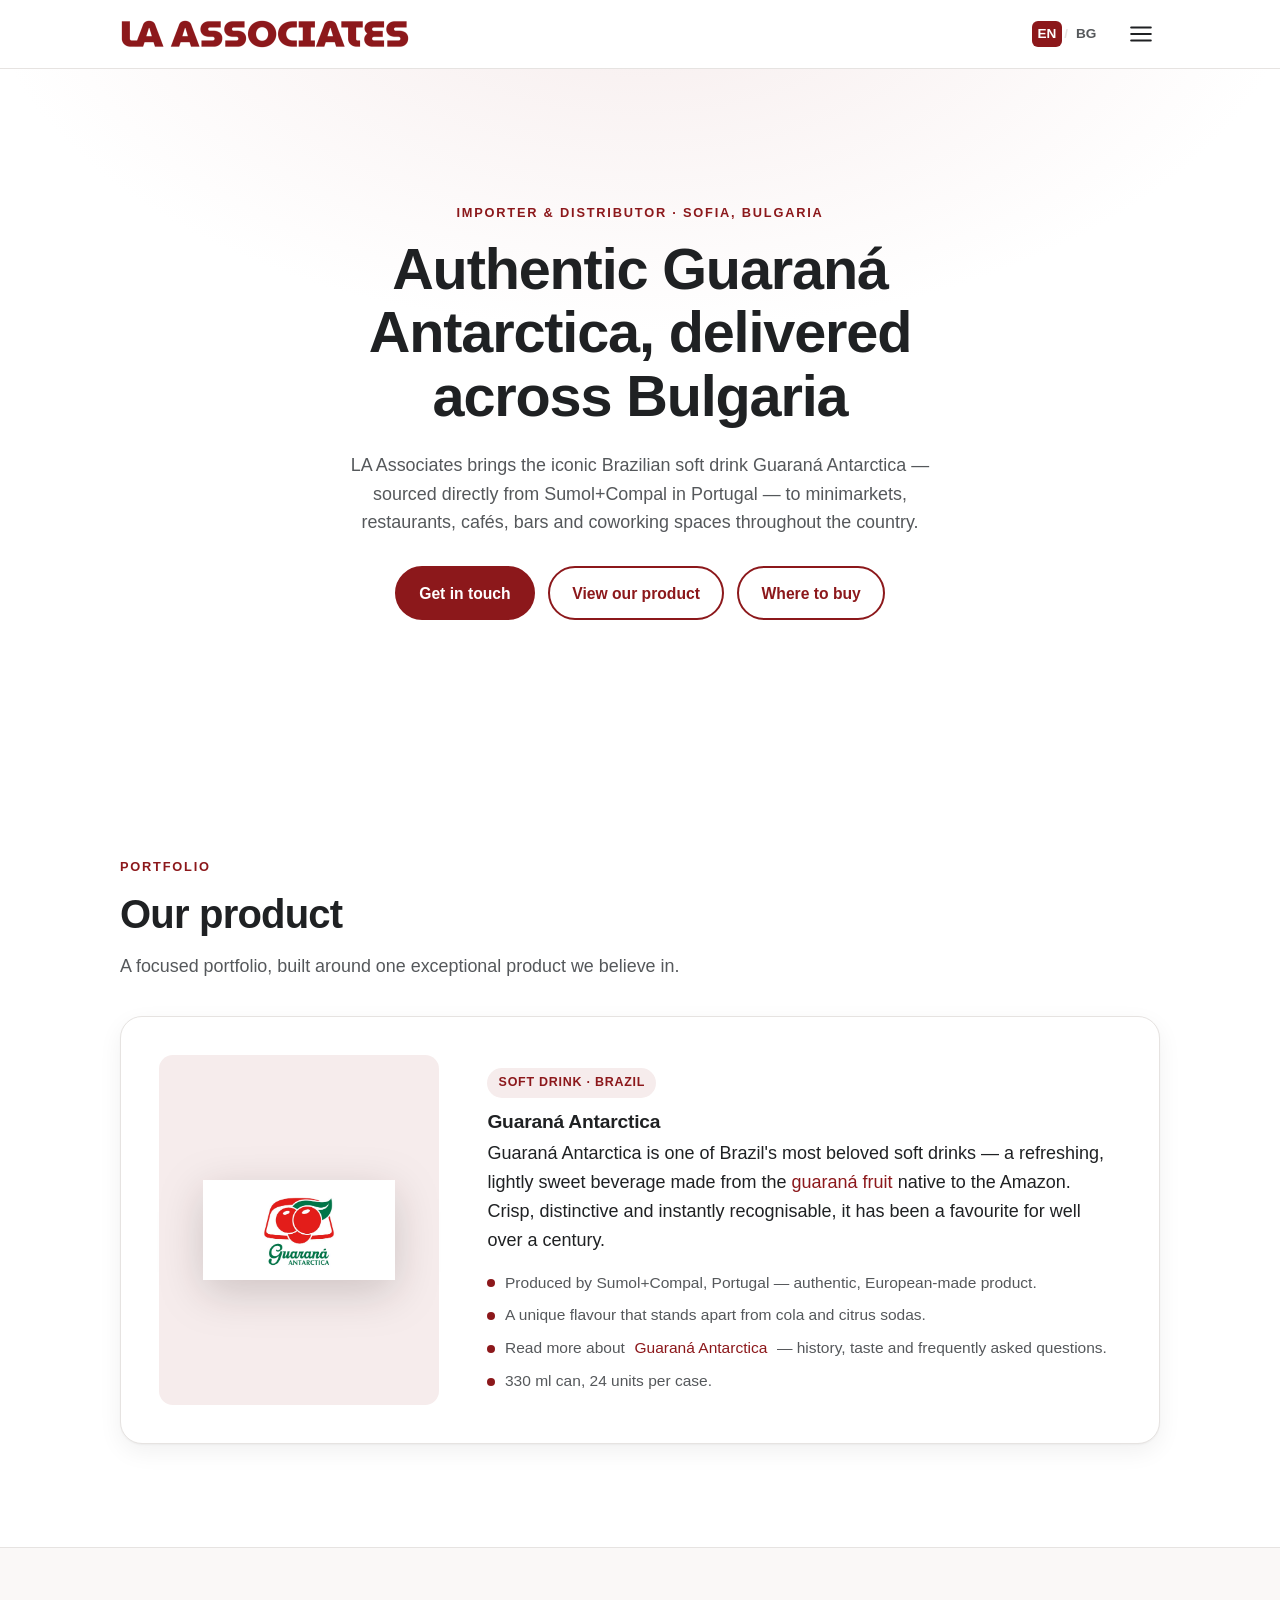
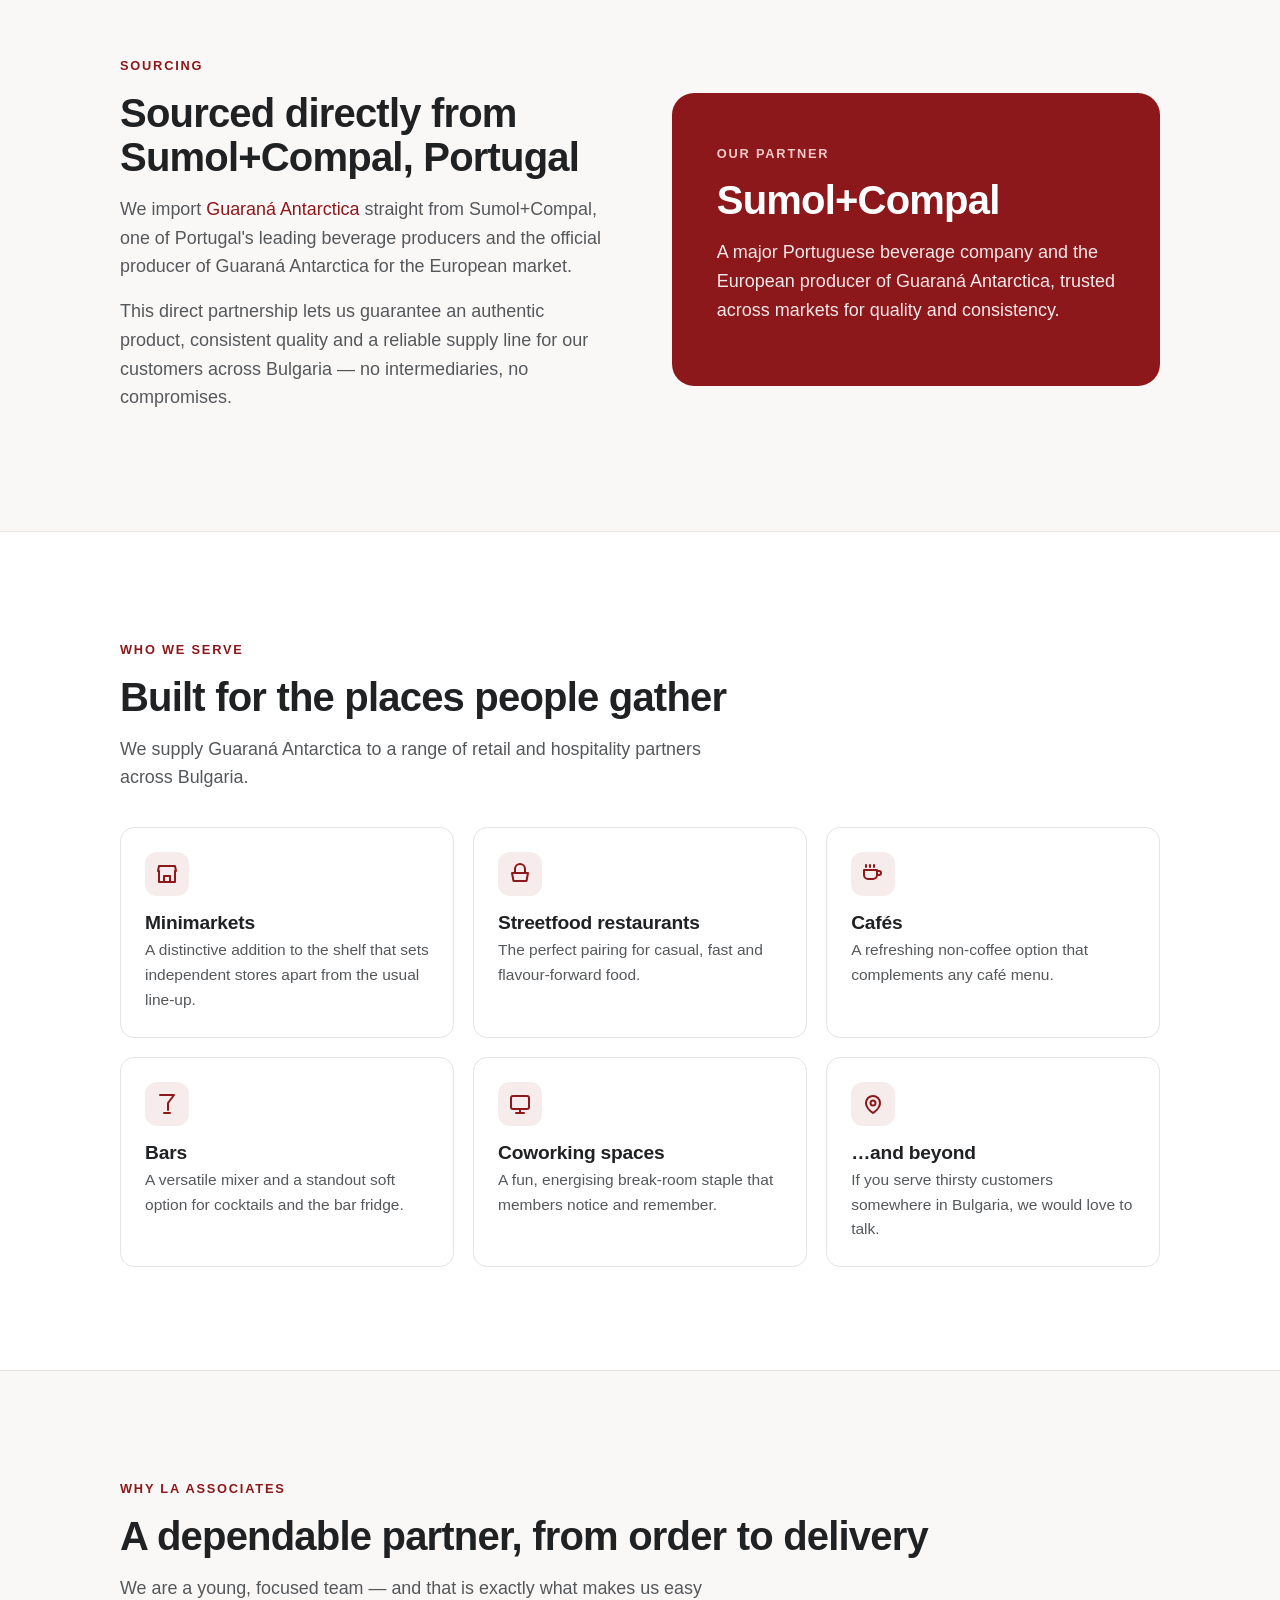
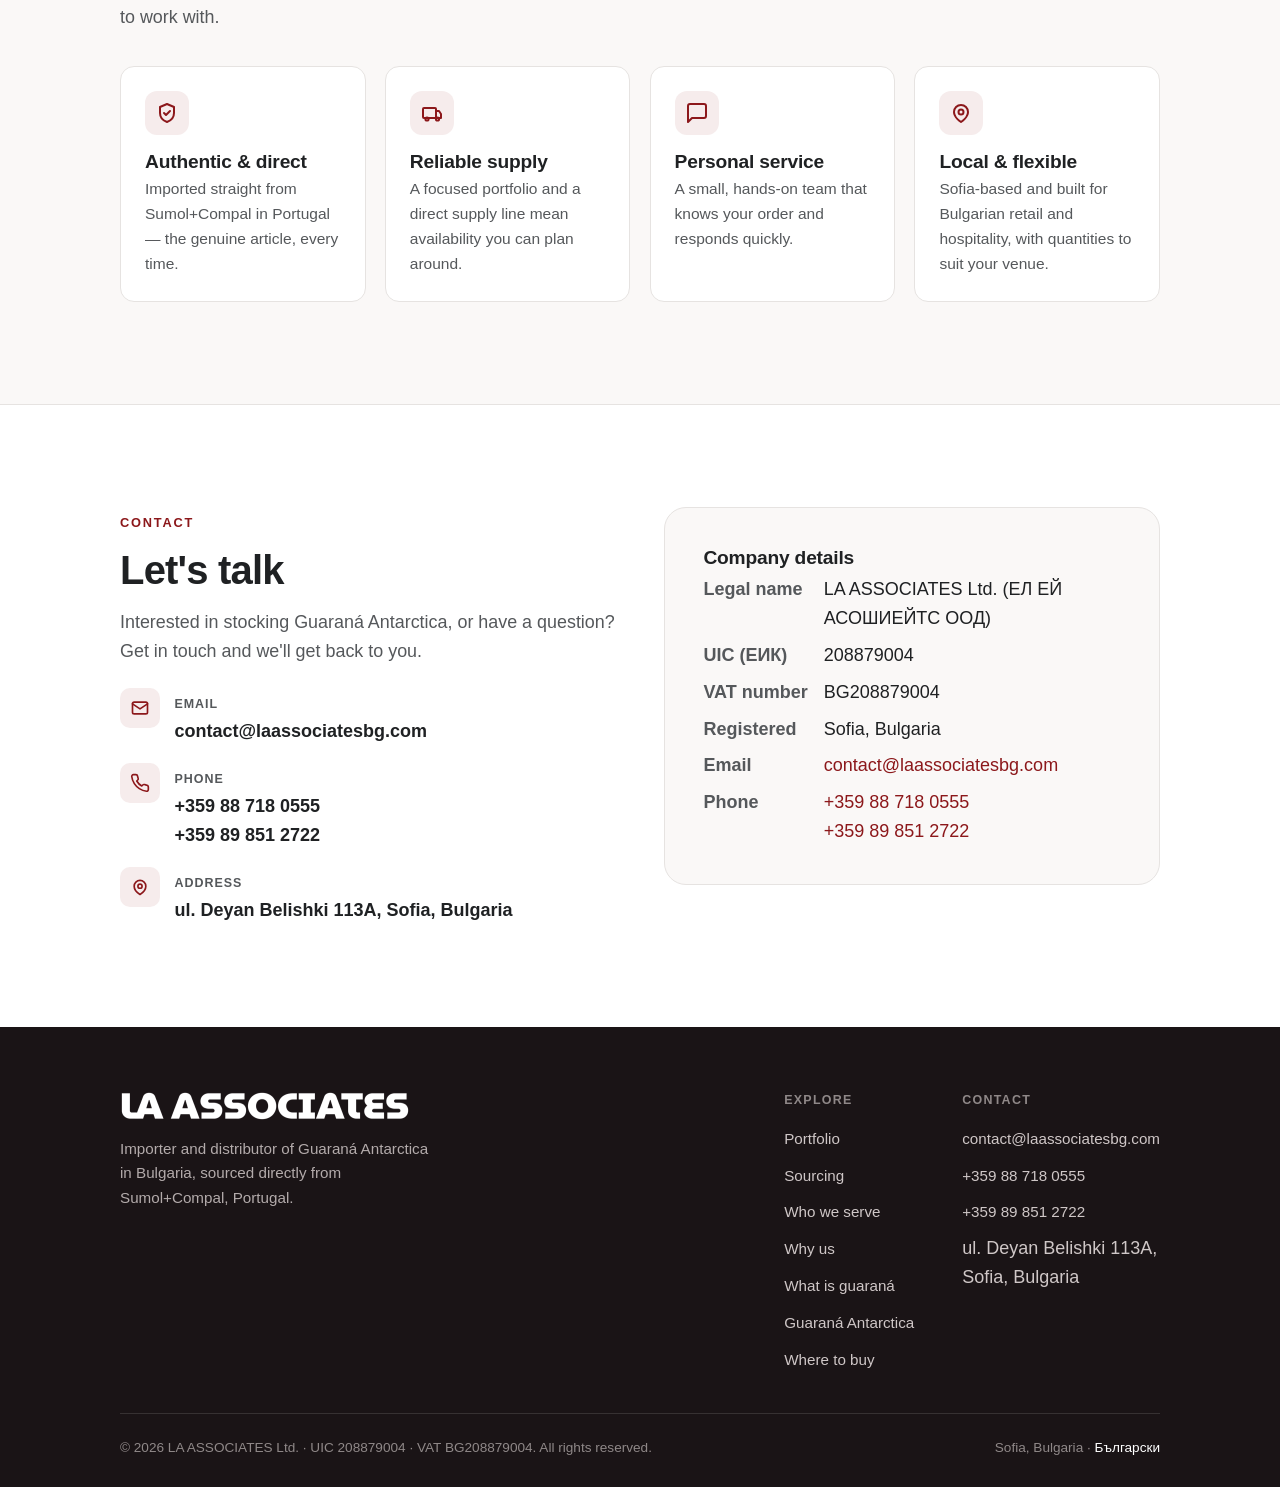
<file: en/index.html>
<!DOCTYPE html>
<html lang="en">
<head>
  <meta charset="utf-8">
  <meta name="viewport" content="width=device-width, initial-scale=1">

  <title>Guaraná Antarctica — Importer &amp; Distributor in Bulgaria | LA Associates</title>
  <meta name="description" content="Importer and distributor of Guaraná Antarctica in Bulgaria — the Brazilian sparkling soft drink made from the guaraná fruit, sourced directly from Sumol+Compal. Delivery in Sofia and nationwide.">
  <meta name="theme-color" content="#8C181B">
  <link rel="canonical" href="https://laassociatesbg.com/en/">

  <!-- Language alternates -->
  <link rel="alternate" hreflang="bg" href="https://laassociatesbg.com/">
  <link rel="alternate" hreflang="en" href="https://laassociatesbg.com/en/">
  <link rel="alternate" hreflang="x-default" href="https://laassociatesbg.com/">

  <!-- Geo targeting -->
  <meta name="geo.region" content="BG-22">
  <meta name="geo.placename" content="Sofia">

  <!-- Icons -->
  <link rel="icon" href="/favicon.ico" sizes="any">
  <link rel="icon" type="image/png" sizes="32x32" href="/assets/img/favicon-32.png">
  <link rel="icon" type="image/png" sizes="16x16" href="/assets/img/favicon-16.png">
  <link rel="apple-touch-icon" href="/assets/img/apple-touch-icon.png">
  <link rel="manifest" href="/site.webmanifest">

  <!-- Open Graph / Twitter -->
  <meta property="og:type" content="website">
  <meta property="og:site_name" content="LA Associates">
  <meta property="og:locale" content="en_GB">
  <meta property="og:locale:alternate" content="bg_BG">
  <meta property="og:title" content="Guaraná Antarctica — Importer &amp; Distributor in Bulgaria">
  <meta property="og:description" content="The Brazilian sparkling soft drink made from the guaraná fruit, sourced directly from Sumol+Compal, Portugal.">
  <meta property="og:url" content="https://laassociatesbg.com/en/">
  <meta property="og:image" content="https://laassociatesbg.com/assets/img/og-image.png">
  <meta property="og:image:width" content="1200">
  <meta property="og:image:height" content="630">
  <meta property="og:image:alt" content="Guaraná Antarctica — LA Associates, Sofia">
  <meta name="twitter:card" content="summary_large_image">
  <meta name="twitter:title" content="Guaraná Antarctica — Importer &amp; Distributor in Bulgaria">
  <meta name="twitter:description" content="The Brazilian sparkling soft drink made from the guaraná fruit, sourced directly from Sumol+Compal, Portugal.">
  <meta name="twitter:image" content="https://laassociatesbg.com/assets/img/og-image.png">

  <link rel="preload" as="image" href="/assets/img/logo-wordmark.png">
  <link rel="stylesheet" href="/assets/css/styles.css">

  <!-- Structured data -->
  <script type="application/ld+json">
  {
    "@context": "https://schema.org",
    "@graph": [
      {
        "@type": "Organization",
        "@id": "https://laassociatesbg.com/#organization",
        "name": "LA Associates",
        "alternateName": ["ЕЛ ЕЙ АСОШИЕЙТС ООД", "LA ASSOCIATES Ltd.", "Ел Ей Асошиейтс", "LA Associates Bulgaria"],
        "legalName": "LA ASSOCIATES Ltd.",
        "vatID": "BG208879004",
        "taxID": "208879004",
        "identifier": [
          { "@type": "PropertyValue", "propertyID": "UIC", "name": "UIC (\u0415\u0418\u041a)", "value": "208879004" },
          { "@type": "PropertyValue", "propertyID": "VAT", "name": "VAT number", "value": "BG208879004" }
        ],
        "foundingDate": "2026-07-07",
        "url": "https://laassociatesbg.com/",
        "logo": {
          "@type": "ImageObject",
          "url": "https://laassociatesbg.com/assets/img/logo-mark.png",
          "width": 600,
          "height": 424
        },
        "image": "https://laassociatesbg.com/assets/img/og-image.png",
        "description": "Importer and distributor of Guaraná Antarctica in Bulgaria, sourced directly from Sumol+Compal, Portugal.",
        "knowsAbout": [
          "Guaraná Antarctica",
          "Гуарана Антарктика",
          "guaraná",
          "soft drinks",
          "beverage import",
          "beverage distribution"
        ],
        "address": { "@id": "https://laassociatesbg.com/#address" },
        "contactPoint": {
          "@type": "ContactPoint",
          "contactType": "sales",
          "telephone": ["+359887180555", "+359898512722"],
          "email": "contact@laassociatesbg.com",
          "areaServed": "BG",
          "availableLanguage": ["bg", "en"]
        }
      },
      {
        "@type": "PostalAddress",
        "@id": "https://laassociatesbg.com/#address",
        "streetAddress": "ul. Deyan Belishki 113A",
        "addressLocality": "Sofia",
        "addressRegion": "Sofia City",
        "postalCode": "1404",
        "addressCountry": "BG"
      },
      {
        "@type": "LocalBusiness",
        "@id": "https://laassociatesbg.com/#localbusiness",
        "name": "LA Associates",
        "description": "Importer and distributor of Guaraná Antarctica for shops, restaurants, cafés and bars across Bulgaria.",
        "url": "https://laassociatesbg.com/",
        "image": "https://laassociatesbg.com/assets/img/og-image.png",
        "logo": "https://laassociatesbg.com/assets/img/logo-mark.png",
        "telephone": ["+359887180555", "+359898512722"],
        "email": "contact@laassociatesbg.com",
        "vatID": "BG208879004",
        "taxID": "208879004",
        "priceRange": "$$",
        "currenciesAccepted": "BGN",
        "address": { "@id": "https://laassociatesbg.com/#address" },
        "geo": {
          "@type": "GeoCoordinates",
          "latitude": 42.6603,
          "longitude": 23.2995
        },
        "hasMap": "https://maps.app.goo.gl/Rj569pksKea4KK5W6",
        "parentOrganization": { "@id": "https://laassociatesbg.com/#organization" },
        "openingHoursSpecification": [{
          "@type": "OpeningHoursSpecification",
          "dayOfWeek": ["Monday", "Tuesday", "Wednesday", "Thursday", "Friday"],
          "opens": "09:00",
          "closes": "18:00"
        }],
        "areaServed": [
          { "@type": "Country", "name": "Bulgaria" },
          { "@type": "City", "name": "Sofia" },
          { "@type": "City", "name": "Plovdiv" },
          { "@type": "City", "name": "Varna" },
          { "@type": "City", "name": "Burgas" },
          { "@type": "City", "name": "Ruse" },
          { "@type": "City", "name": "Stara Zagora" }
        ]
      },
      {
        "@type": "Brand",
        "@id": "https://laassociatesbg.com/#brand",
        "name": "Guaraná Antarctica",
        "alternateName": ["Гуарана Антарктика", "Guarana Antarctica"],
        "description": "Brazilian sparkling soft drink created in 1921, made with extract of the guaraná fruit. Produced for the European market by Sumol+Compal, Portugal.",
        "logo": "https://laassociatesbg.com/assets/img/guarana-can.png",
        "sameAs": ["https://en.wikipedia.org/wiki/Guaran%C3%A1_Antarctica"]
      },
      {
        "@type": "WebSite",
        "@id": "https://laassociatesbg.com/#website",
        "url": "https://laassociatesbg.com/",
        "name": "LA Associates",
        "inLanguage": ["bg", "en"],
        "publisher": { "@id": "https://laassociatesbg.com/#organization" }
      },
      {
        "@type": "WebPage",
        "@id": "https://laassociatesbg.com/en/#webpage",
        "url": "https://laassociatesbg.com/en/",
        "name": "Guaraná Antarctica — Importer & Distributor in Bulgaria",
        "inLanguage": "en",
        "isPartOf": { "@id": "https://laassociatesbg.com/#website" },
        "about": { "@id": "https://laassociatesbg.com/#brand" },
        "primaryImageOfPage": "https://laassociatesbg.com/assets/img/og-image.png"
      }
    ]
  }
  </script>
</head>
<body>
  <a class="skip-link" href="#main">Skip to content</a>

  <header class="site-header">
    <div class="container nav">
      <a class="nav__logo" href="/en/" aria-label="LA Associates — home">
        <img src="/assets/img/logo-wordmark.png" alt="LA Associates — importer and distributor of Guaraná Antarctica" width="290" height="30" fetchpriority="high">
      </a>

      <nav aria-label="Primary">
        <ul class="nav__links" id="nav-links">
          <li><a href="/en/guarana/">Guaraná</a></li>
          <li><a href="/en/guarana-antarctica/">Guaraná Antarctica</a></li>
          <li><a href="/en/where-to-buy/">Where to buy</a></li>
          <li><a href="/en/#sourcing">Sourcing</a></li>
          <li><a href="/en/#sectors">Who we serve</a></li>
          <li><a href="/en/#why">Why us</a></li>
          <li><a href="/en/#contact">Contact</a></li>
        </ul>
      </nav>

      <div class="nav__right">
        <div class="lang" aria-label="Language">
          <a href="/en/" aria-current="true" hreflang="en" title="English version">EN</a>
          <span class="sep">/</span>
          <a href="/" hreflang="bg" title="Българска версия">BG</a>
        </div>
        <button class="nav__toggle" type="button" aria-expanded="false" aria-controls="nav-links" aria-label="Open menu">
          <svg viewBox="0 0 24 24" fill="none" stroke="currentColor" stroke-width="2" stroke-linecap="round"><line x1="3" y1="6" x2="21" y2="6"/><line x1="3" y1="12" x2="21" y2="12"/><line x1="3" y1="18" x2="21" y2="18"/></svg>
        </button>
      </div>
    </div>
  </header>

  <main id="main">

    <!-- HERO -->
    <section class="hero" id="home">
      <div class="container hero__inner">
        <span class="eyebrow">Importer &amp; distributor · Sofia, Bulgaria</span>
        <h1>Authentic Guaraná Antarctica, delivered across Bulgaria</h1>
        <p class="lead">LA Associates brings the iconic Brazilian soft drink Guaraná Antarctica — sourced directly from Sumol+Compal in Portugal — to minimarkets, restaurants, cafés, bars and coworking spaces throughout the country.</p>
        <div class="hero__actions">
          <a class="btn btn--primary" href="#contact">Get in touch</a>
          <a class="btn btn--ghost" href="#portfolio">View our product</a>
          <a class="btn btn--ghost" href="/en/where-to-buy/">Where to buy</a>
        </div>
      </div>
    </section>

    <!-- PORTFOLIO -->
    <section class="section" id="portfolio">
      <div class="container">
        <span class="eyebrow">Portfolio</span>
        <h2>Our product</h2>
        <p class="lead" style="margin-bottom:2.2rem">A focused portfolio, built around one exceptional product we believe in.</p>

        <div class="product">
          <div class="product__visual">
            <img src="/assets/img/guarana-can.png" alt="Guaraná Antarctica — Brazilian sparkling soft drink made from the guaraná fruit" width="1200" height="630" loading="lazy" decoding="async">
          </div>
          <div>
            <span class="product__tag">Soft drink · Brazil</span>
            <h3>Guaraná Antarctica</h3>
            <p>Guaraná Antarctica is one of Brazil's most beloved soft drinks — a refreshing, lightly sweet beverage made from the <a href="/en/guarana/">guaraná fruit</a> native to the Amazon. Crisp, distinctive and instantly recognisable, it has been a favourite for well over a century.</p>
            <ul>
              <li>Produced by Sumol+Compal, Portugal — authentic, European-made product.</li>
              <li>A unique flavour that stands apart from cola and citrus sodas.</li>
              <li>Read more about <a href="/en/guarana-antarctica/">Guaraná Antarctica</a> — history, taste and frequently asked questions.</li>
              <li>330 ml can, 24 units per case.</li>
            </ul>
          </div>
        </div>
      </div>
    </section>

    <!-- SOURCING -->
    <section class="section section--alt" id="sourcing">
      <div class="container split">
        <div>
          <span class="eyebrow">Sourcing</span>
          <h2>Sourced directly from Sumol+Compal, Portugal</h2>
          <p class="lead">We import <a href="/en/guarana-antarctica/">Guaraná Antarctica</a> straight from Sumol+Compal, one of Portugal's leading beverage producers and the official producer of Guaraná Antarctica for the European market.</p>
          <p style="color:var(--ink-soft)">This direct partnership lets us guarantee an authentic product, consistent quality and a reliable supply line for our customers across Bulgaria — no intermediaries, no compromises.</p>
        </div>
        <div class="split__panel">
          <span class="eyebrow">Our partner</span>
          <h2>Sumol+Compal</h2>
          <p>A major Portuguese beverage company and the European producer of Guaraná Antarctica, trusted across markets for quality and consistency.</p>
        </div>
      </div>
    </section>

    <!-- WHO WE SERVE -->
    <section class="section" id="sectors">
      <div class="container">
        <span class="eyebrow">Who we serve</span>
        <h2>Built for the places people gather</h2>
        <p class="lead" style="margin-bottom:2.2rem">We supply Guaraná Antarctica to a range of retail and hospitality partners across Bulgaria.</p>

        <div class="grid grid--3">
          <div class="card">
            <div class="card__icon"><svg viewBox="0 0 24 24" fill="none" stroke="currentColor" stroke-width="2" stroke-linecap="round" stroke-linejoin="round"><path d="M3 9l1-5h16l1 5"/><path d="M4 9v11h16V9"/><path d="M9 20v-6h6v6"/></svg></div>
            <h3>Minimarkets</h3>
            <p>A distinctive addition to the shelf that sets independent stores apart from the usual line-up.</p>
          </div>
          <div class="card">
            <div class="card__icon"><svg viewBox="0 0 24 24" fill="none" stroke="currentColor" stroke-width="2" stroke-linecap="round" stroke-linejoin="round"><path d="M4 11h16l-1.5 8h-13z"/><path d="M7 11V7a5 5 0 0 1 10 0v4"/></svg></div>
            <h3>Streetfood restaurants</h3>
            <p>The perfect pairing for casual, fast and flavour-forward food.</p>
          </div>
          <div class="card">
            <div class="card__icon"><svg viewBox="0 0 24 24" fill="none" stroke="currentColor" stroke-width="2" stroke-linecap="round" stroke-linejoin="round"><path d="M3 8h13v5a4 4 0 0 1-4 4H7a4 4 0 0 1-4-4z"/><path d="M16 9h2a2 2 0 0 1 0 4h-2"/><path d="M5 3v2M9 3v2M13 3v2"/></svg></div>
            <h3>Cafés</h3>
            <p>A refreshing non-coffee option that complements any café menu.</p>
          </div>
          <div class="card">
            <div class="card__icon"><svg viewBox="0 0 24 24" fill="none" stroke="currentColor" stroke-width="2" stroke-linecap="round" stroke-linejoin="round"><path d="M5 3h14l-6 8v7"/><path d="M9 21h6"/></svg></div>
            <h3>Bars</h3>
            <p>A versatile mixer and a standout soft option for cocktails and the bar fridge.</p>
          </div>
          <div class="card">
            <div class="card__icon"><svg viewBox="0 0 24 24" fill="none" stroke="currentColor" stroke-width="2" stroke-linecap="round" stroke-linejoin="round"><rect x="3" y="4" width="18" height="13" rx="2"/><path d="M8 21h8M12 17v4"/></svg></div>
            <h3>Coworking spaces</h3>
            <p>A fun, energising break-room staple that members notice and remember.</p>
          </div>
          <div class="card">
            <div class="card__icon"><svg viewBox="0 0 24 24" fill="none" stroke="currentColor" stroke-width="2" stroke-linecap="round" stroke-linejoin="round"><path d="M12 21s-7-4.5-7-10a7 7 0 0 1 14 0c0 5.5-7 10-7 10z"/><circle cx="12" cy="11" r="2.5"/></svg></div>
            <h3>…and beyond</h3>
            <p>If you serve thirsty customers somewhere in Bulgaria, we would love to talk.</p>
          </div>
        </div>
      </div>
    </section>

    <!-- WHY US -->
    <section class="section section--alt" id="why">
      <div class="container">
        <span class="eyebrow">Why LA Associates</span>
        <h2>A dependable partner, from order to delivery</h2>
        <p class="lead" style="margin-bottom:2.2rem">We are a young, focused team — and that is exactly what makes us easy to work with.</p>

        <div class="grid grid--4">
          <div class="card">
            <div class="card__icon"><svg viewBox="0 0 24 24" fill="none" stroke="currentColor" stroke-width="2" stroke-linecap="round" stroke-linejoin="round"><path d="M9 12l2 2 4-4"/><path d="M12 3l7 3v6c0 4.5-3 7.5-7 9-4-1.5-7-4.5-7-9V6z"/></svg></div>
            <h3>Authentic &amp; direct</h3>
            <p>Imported straight from Sumol+Compal in Portugal — the genuine article, every time.</p>
          </div>
          <div class="card">
            <div class="card__icon"><svg viewBox="0 0 24 24" fill="none" stroke="currentColor" stroke-width="2" stroke-linecap="round" stroke-linejoin="round"><rect x="3" y="7" width="13" height="10" rx="1"/><path d="M16 10h3l2 3v4h-5z"/><circle cx="7" cy="18" r="1.6"/><circle cx="17.5" cy="18" r="1.6"/></svg></div>
            <h3>Reliable supply</h3>
            <p>A focused portfolio and a direct supply line mean availability you can plan around.</p>
          </div>
          <div class="card">
            <div class="card__icon"><svg viewBox="0 0 24 24" fill="none" stroke="currentColor" stroke-width="2" stroke-linecap="round" stroke-linejoin="round"><path d="M21 15a2 2 0 0 1-2 2H7l-4 4V5a2 2 0 0 1 2-2h14a2 2 0 0 1 2 2z"/></svg></div>
            <h3>Personal service</h3>
            <p>A small, hands-on team that knows your order and responds quickly.</p>
          </div>
          <div class="card">
            <div class="card__icon"><svg viewBox="0 0 24 24" fill="none" stroke="currentColor" stroke-width="2" stroke-linecap="round" stroke-linejoin="round"><path d="M12 21s-7-4.5-7-10a7 7 0 0 1 14 0c0 5.5-7 10-7 10z"/><circle cx="12" cy="11" r="2.5"/></svg></div>
            <h3>Local &amp; flexible</h3>
            <p>Sofia-based and built for Bulgarian retail and hospitality, with quantities to suit your venue.</p>
          </div>
        </div>
      </div>
    </section>

    <!-- CONTACT -->
    <section class="section" id="contact">
      <div class="container">
        <div class="contact__grid">
          <div>
            <span class="eyebrow">Contact</span>
            <h2>Let's talk</h2>
            <p class="lead">Interested in stocking Guaraná Antarctica, or have a question? Get in touch and we'll get back to you.</p>
            <ul class="contact__list">
              <li>
                <span class="contact__ico"><svg viewBox="0 0 24 24" fill="none" stroke="currentColor" stroke-width="2" stroke-linecap="round" stroke-linejoin="round"><rect x="3" y="5" width="18" height="14" rx="2"/><path d="m3 7 9 6 9-6"/></svg></span>
                <span><span class="k">Email</span><br><a class="v" href="mailto:contact@laassociatesbg.com">contact@laassociatesbg.com</a></span>
              </li>
              <li>
                <span class="contact__ico"><svg viewBox="0 0 24 24" fill="none" stroke="currentColor" stroke-width="2" stroke-linecap="round" stroke-linejoin="round"><path d="M22 16.9v3a2 2 0 0 1-2.2 2 19.8 19.8 0 0 1-8.6-3.1 19.5 19.5 0 0 1-6-6 19.8 19.8 0 0 1-3.1-8.6A2 2 0 0 1 4.1 2h3a2 2 0 0 1 2 1.7c.1.9.4 1.8.7 2.6a2 2 0 0 1-.5 2.1L8.1 9.6a16 16 0 0 0 6 6l1.2-1.2a2 2 0 0 1 2.1-.5c.8.3 1.7.6 2.6.7a2 2 0 0 1 1.9 2z"/></svg></span>
                <span><span class="k">Phone</span><br><a class="v" href="tel:+359887180555">+359 88 718 0555</a><br><a class="v" href="tel:+359898512722">+359 89 851 2722</a></span>
              </li>
              <li>
                <span class="contact__ico"><svg viewBox="0 0 24 24" fill="none" stroke="currentColor" stroke-width="2" stroke-linecap="round" stroke-linejoin="round"><path d="M12 21s-7-4.5-7-10a7 7 0 0 1 14 0c0 5.5-7 10-7 10z"/><circle cx="12" cy="11" r="2.5"/></svg></span>
                <span><span class="k">Address</span><br><span class="v">ul. Deyan Belishki 113A, Sofia, Bulgaria</span></span>
              </li>
            </ul>
          </div>
          <aside class="contact__card">
            <h3>Company details</h3>
            <dl>
              <dt>Legal name</dt><dd>LA ASSOCIATES Ltd. (ЕЛ ЕЙ АСОШИЕЙТС ООД)</dd>
              <dt>UIC (ЕИК)</dt><dd>208879004</dd>
              <dt>VAT number</dt><dd>BG208879004</dd>
              <dt>Registered</dt><dd>Sofia, Bulgaria</dd>
              <dt>Email</dt><dd><a href="mailto:contact@laassociatesbg.com">contact@laassociatesbg.com</a></dd>
              <dt>Phone</dt><dd><a href="tel:+359887180555">+359 88 718 0555</a><br><a href="tel:+359898512722">+359 89 851 2722</a></dd>
            </dl>
          </aside>
        </div>
      </div>
    </section>
  </main>

  <footer class="site-footer">
    <div class="container">
      <div class="footer__top">
        <div class="footer__brand">
          <img src="/assets/img/logo-wordmark.png" alt="LA Associates — beverage importer, Sofia" width="290" height="30" loading="lazy" decoding="async">
          <p>Importer and distributor of Guaraná Antarctica in Bulgaria, sourced directly from Sumol+Compal, Portugal.</p>
        </div>
        <div class="footer__nav">
          <div>
            <h4>Explore</h4>
            <ul>
              <li><a href="/en/#portfolio">Portfolio</a></li>
              <li><a href="/en/#sourcing">Sourcing</a></li>
              <li><a href="/en/#sectors">Who we serve</a></li>
              <li><a href="/en/#why">Why us</a></li>
              <li><a href="/en/guarana/">What is guaraná</a></li>
              <li><a href="/en/guarana-antarctica/">Guaraná Antarctica</a></li>
              <li><a href="/en/where-to-buy/">Where to buy</a></li>
            </ul>
          </div>
          <div>
            <h4>Contact</h4>
            <ul>
              <li><a href="mailto:contact@laassociatesbg.com">contact@laassociatesbg.com</a></li>
              <li><a href="tel:+359887180555">+359 88 718 0555</a></li>
              <li><a href="tel:+359898512722">+359 89 851 2722</a></li>
              <li>ul. Deyan Belishki 113A,<br>Sofia, Bulgaria</li>
            </ul>
            <!-- Social links go here once available -->
          </div>
        </div>
      </div>
      <div class="footer__bottom">
        <span>&copy; <span id="year">2026</span> LA ASSOCIATES Ltd. · UIC 208879004 · VAT BG208879004. All rights reserved.</span>
        <span>Sofia, Bulgaria · <a href="/" hreflang="bg">Български</a></span>
      </div>
    </div>
  </footer>

  <script src="/assets/js/main.js" defer></script>
</body>
</html>
</file>
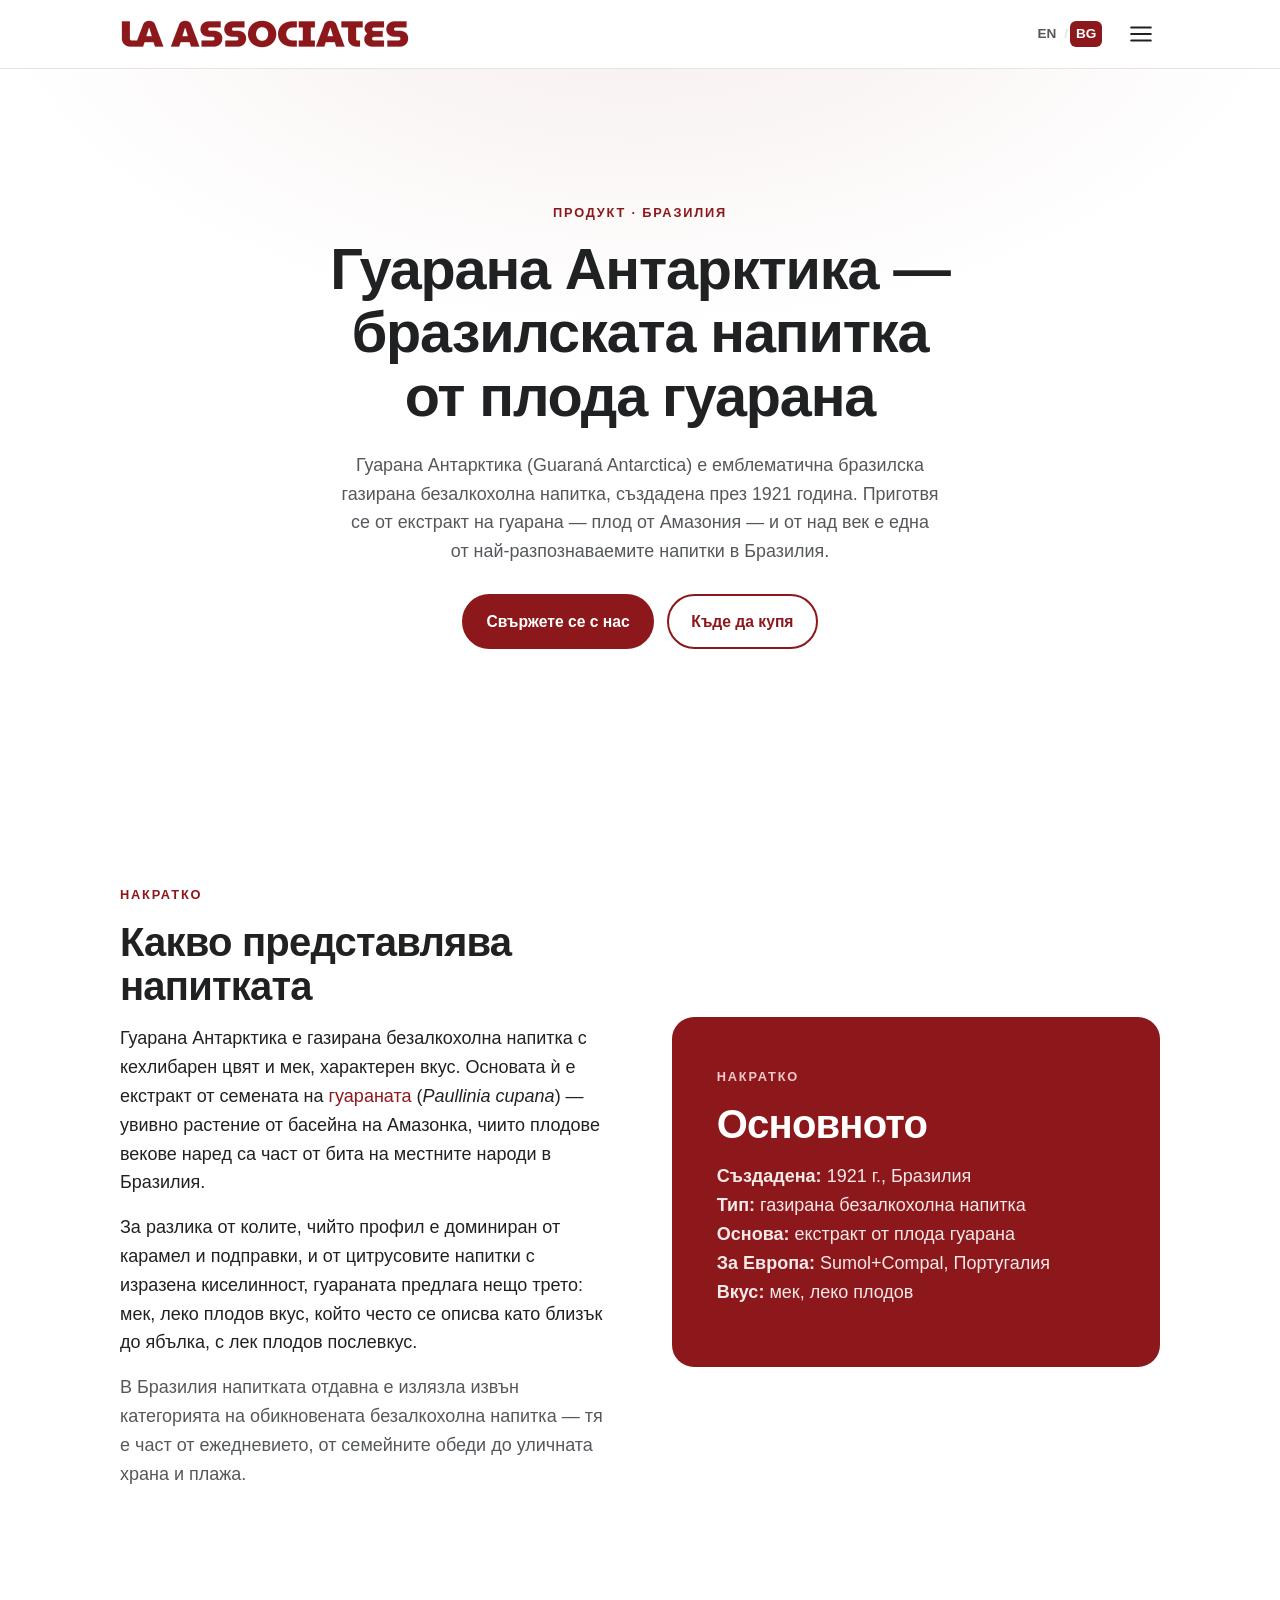
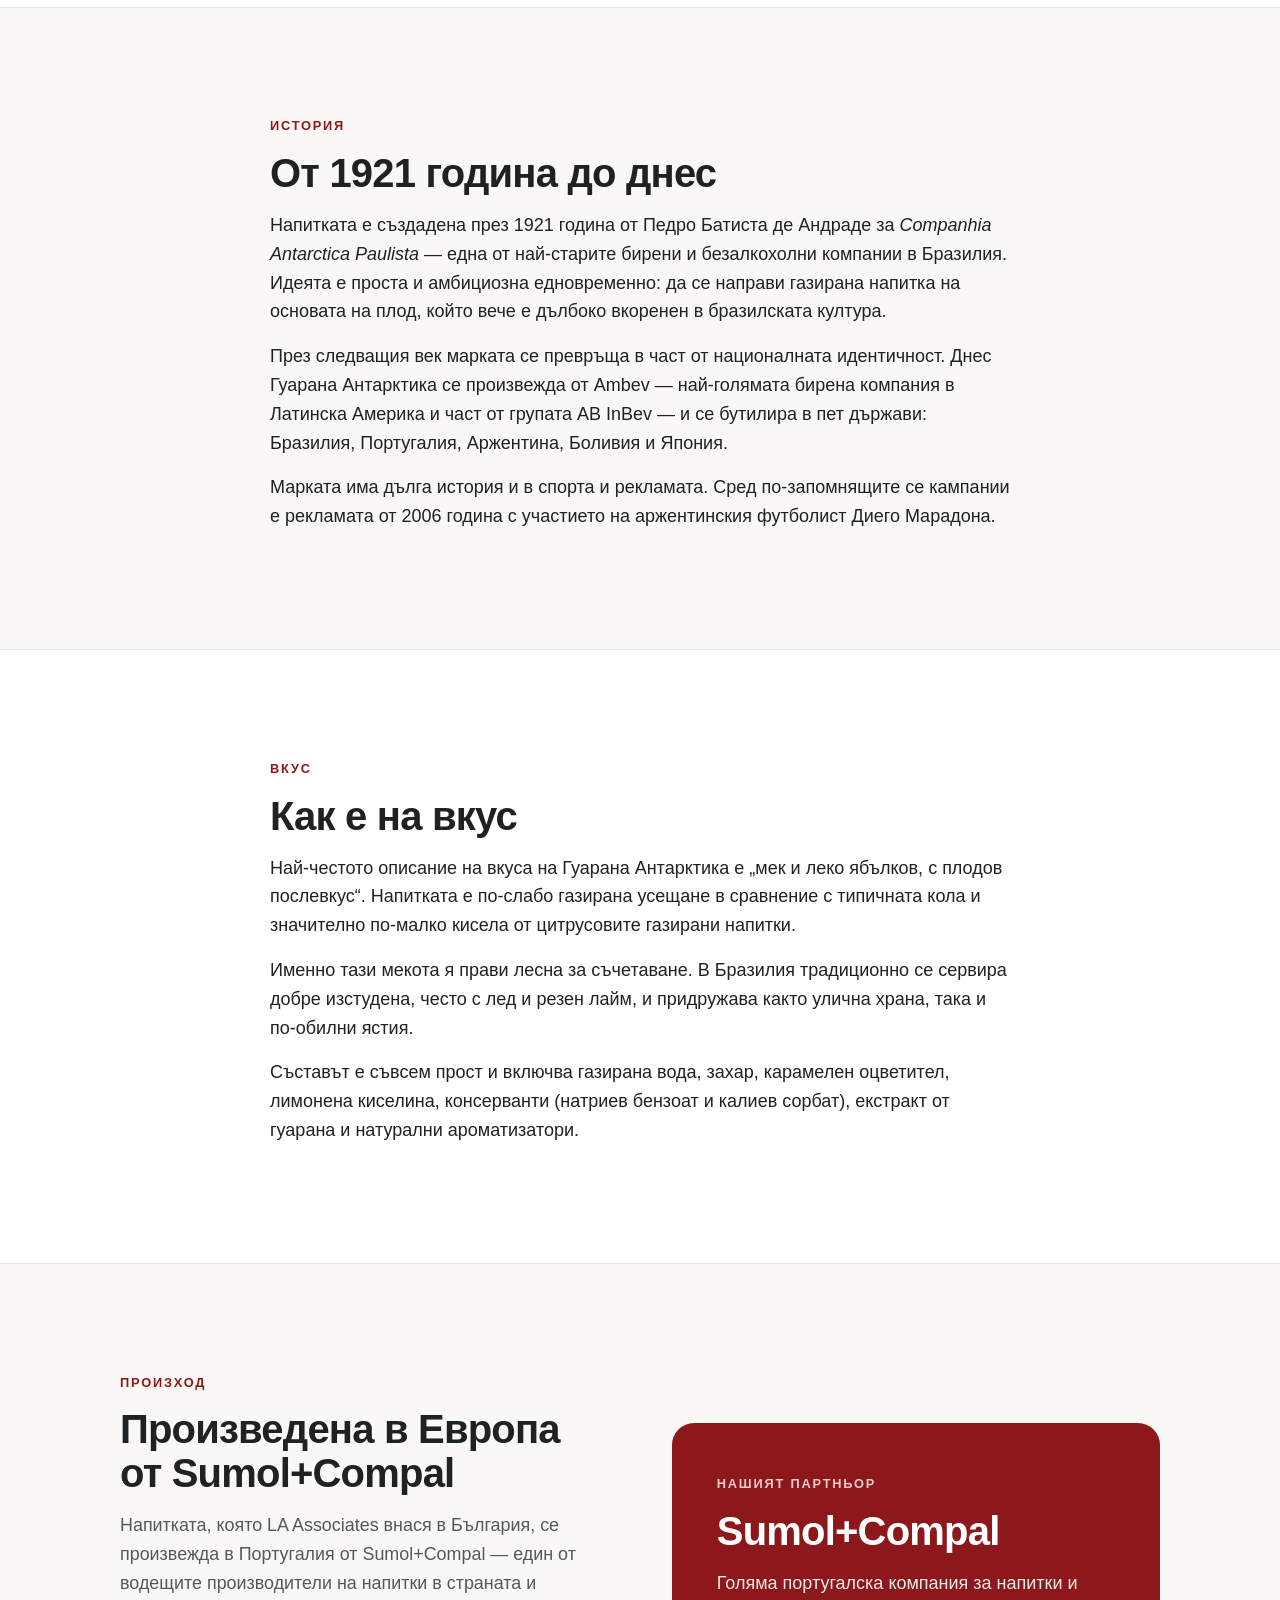
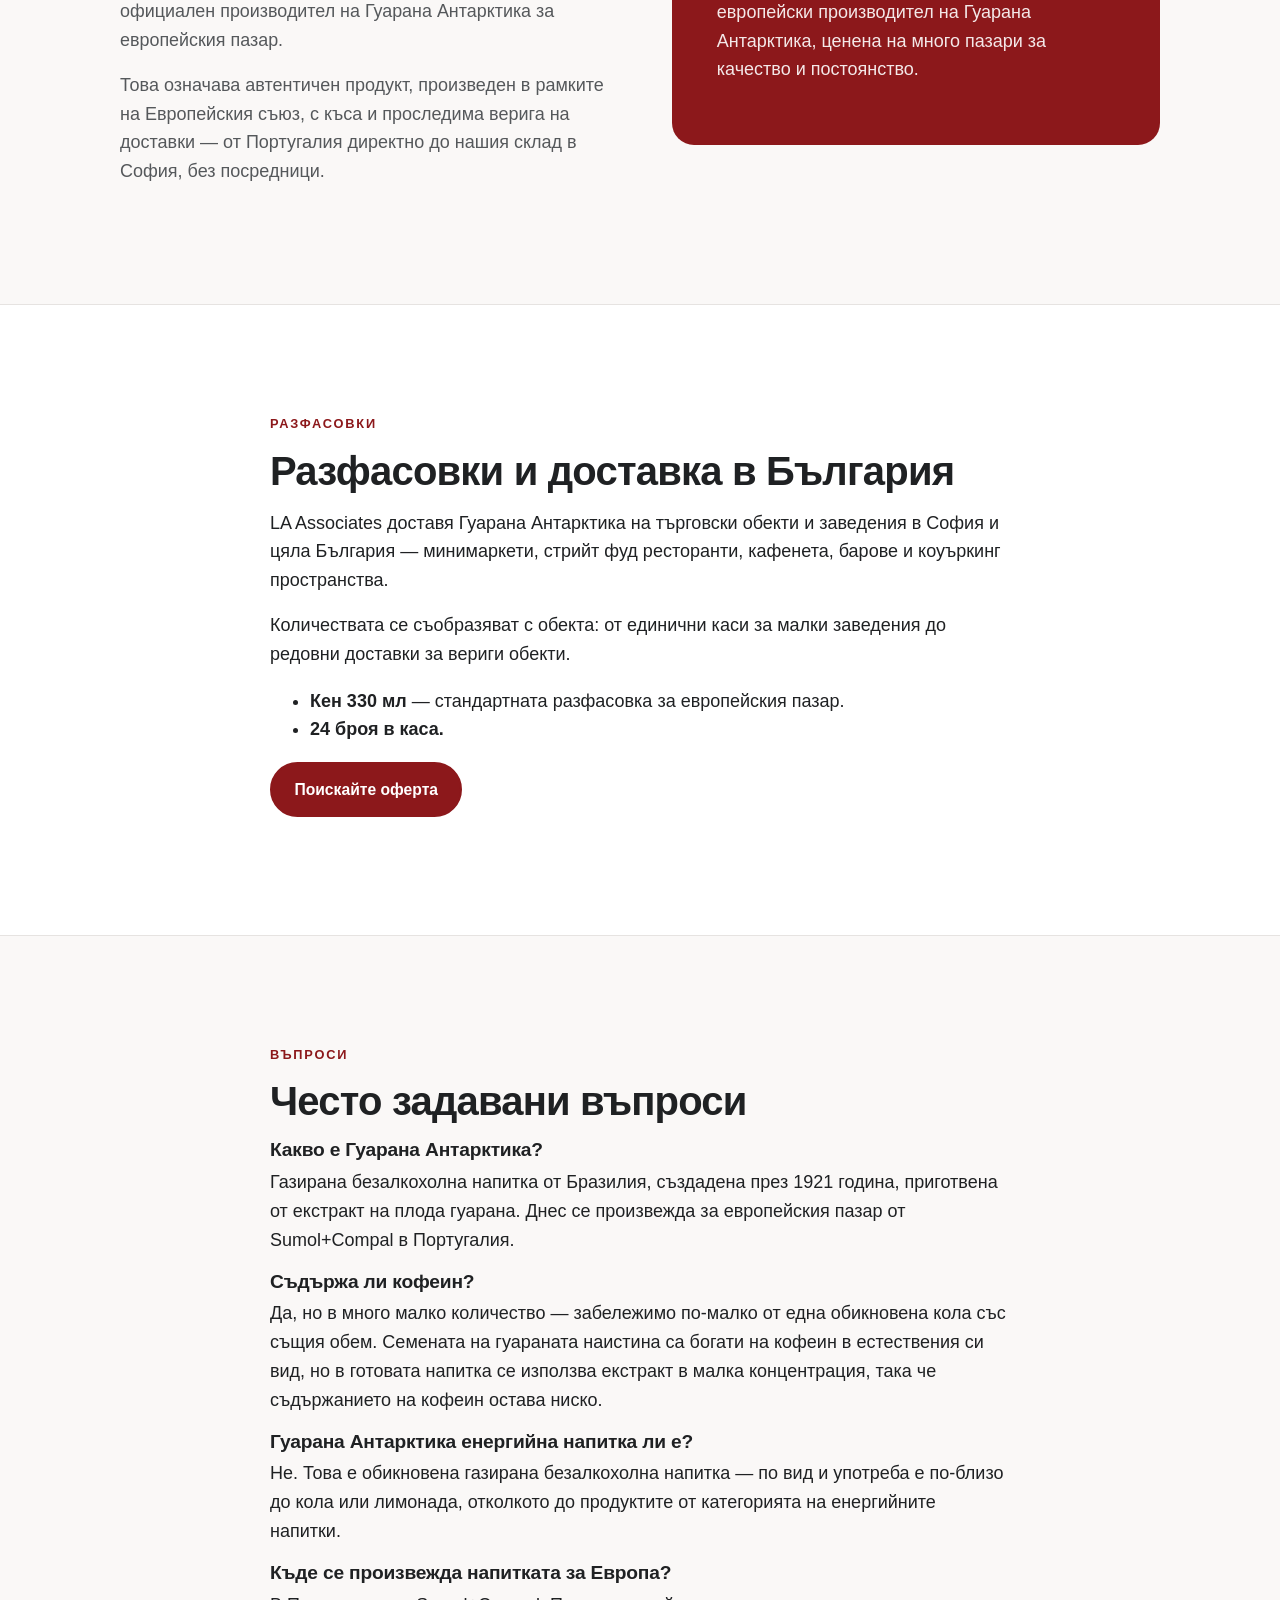
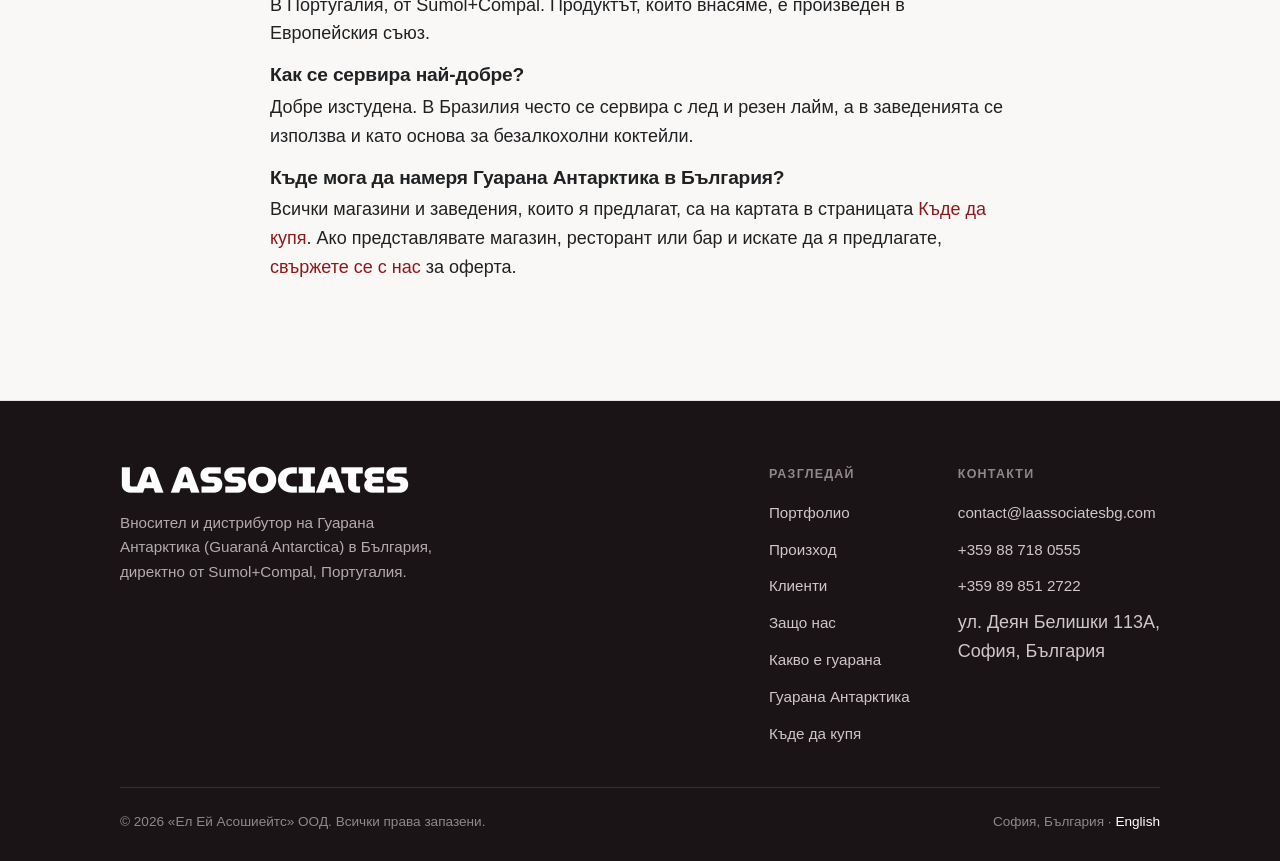
<file: guarana-antarctica/index.html>
<!DOCTYPE html>
<html lang="bg">
<head>
  <meta charset="utf-8">
  <meta name="viewport" content="width=device-width, initial-scale=1">

  <title>Гуарана Антарктика — какво е, история, вкус и въпроси | LA Associates</title>
  <meta name="description" content="Гуарана Антарктика (Guaraná Antarctica) — бразилската газирана напитка от плода гуарана. История от 1921 г., вкус, състав, съдържание на кофеин и отговори на често задавани въпроси.">
  <meta name="theme-color" content="#8C181B">
  <link rel="canonical" href="https://laassociatesbg.com/guarana-antarctica/">

  <link rel="alternate" hreflang="bg" href="https://laassociatesbg.com/guarana-antarctica/">
  <link rel="alternate" hreflang="en" href="https://laassociatesbg.com/en/guarana-antarctica/">
  <link rel="alternate" hreflang="x-default" href="https://laassociatesbg.com/guarana-antarctica/">

  <meta name="geo.region" content="BG-22">
  <meta name="geo.placename" content="Sofia">

  <link rel="icon" href="/favicon.ico" sizes="any">
  <link rel="icon" type="image/png" sizes="32x32" href="/assets/img/favicon-32.png">
  <link rel="icon" type="image/png" sizes="16x16" href="/assets/img/favicon-16.png">
  <link rel="apple-touch-icon" href="/assets/img/apple-touch-icon.png">
  <link rel="manifest" href="/site.webmanifest">

  <meta property="og:type" content="article">
  <meta property="og:site_name" content="LA Associates">
  <meta property="og:locale" content="bg_BG">
  <meta property="og:title" content="Гуарана Антарктика — какво е, история и вкус">
  <meta property="og:description" content="Бразилската газирана напитка от плода гуарана — история, вкус, състав и често задавани въпроси.">
  <meta property="og:url" content="https://laassociatesbg.com/guarana-antarctica/">
  <meta property="og:image" content="https://laassociatesbg.com/assets/img/og-image.png">
  <meta property="og:image:width" content="1200">
  <meta property="og:image:height" content="630">
  <meta name="twitter:card" content="summary_large_image">
  <meta name="twitter:title" content="Гуарана Антарктика — какво е, история и вкус">
  <meta name="twitter:description" content="Бразилската газирана напитка от плода гуарана — история, вкус, състав и често задавани въпроси.">
  <meta name="twitter:image" content="https://laassociatesbg.com/assets/img/og-image.png">

  <link rel="preload" as="image" href="/assets/img/logo-wordmark.png">
  <link rel="stylesheet" href="/assets/css/styles.css">

  <script type="application/ld+json">
  {
    "@context": "https://schema.org",
    "@graph": [
      {
        "@type": "Brand",
        "@id": "https://laassociatesbg.com/#brand",
        "name": "Guaraná Antarctica",
        "alternateName": ["Гуарана Антарктика", "Guarana Antarctica"],
        "description": "Бразилска газирана безалкохолна напитка, създадена през 1921 г. и приготвена от екстракт на плода гуарана. За европейския пазар се произвежда от Sumol+Compal, Португалия.",
        "logo": "https://laassociatesbg.com/assets/img/guarana-can.png",
        "sameAs": ["https://en.wikipedia.org/wiki/Guaran%C3%A1_Antarctica"]
      },
      {
        "@type": "FAQPage",
        "@id": "https://laassociatesbg.com/guarana-antarctica/#faq",
        "mainEntity": [
          { "@type": "Question", "name": "Какво е Гуарана Антарктика?",
            "acceptedAnswer": { "@type": "Answer", "text": "Газирана безалкохолна напитка от Бразилия, създадена през 1921 година, приготвена от екстракт на плода гуарана. Днес се произвежда за европейския пазар от Sumol+Compal в Португалия." } },
          { "@type": "Question", "name": "Съдържа ли кофеин?",
            "acceptedAnswer": { "@type": "Answer", "text": "Да, но в много малко количество — забележимо по-малко от една обикновена кола със същия обем. В готовата напитка се използва екстракт от гуарана в малка концентрация." } },
          { "@type": "Question", "name": "Гуарана Антарктика енергийна напитка ли е?",
            "acceptedAnswer": { "@type": "Answer", "text": "Не. Това е обикновена газирана безалкохолна напитка — по вид и употреба е по-близо до кола или лимонада." } },
          { "@type": "Question", "name": "Къде се произвежда напитката за Европа?",
            "acceptedAnswer": { "@type": "Answer", "text": "В Португалия, от Sumol+Compal. Продуктът, който внасяме, е произведен в Европейския съюз." } },
          { "@type": "Question", "name": "Къде мога да намеря Гуарана Антарктика в България?",
            "acceptedAnswer": { "@type": "Answer", "text": "Всички магазини и заведения, които предлагат напитката, са изброени на картата в страницата „Къде да купя“: https://laassociatesbg.com/where-to-buy/. LA Associates е вносител и дистрибутор за България." } }
        ]
      },
      {
        "@type": "BreadcrumbList",
        "@id": "https://laassociatesbg.com/guarana-antarctica/#breadcrumb",
        "itemListElement": [
          { "@type": "ListItem", "position": 1, "name": "Начало", "item": "https://laassociatesbg.com/" },
          { "@type": "ListItem", "position": 2, "name": "Гуарана Антарктика", "item": "https://laassociatesbg.com/guarana-antarctica/" }
        ]
      },
      {
        "@type": "WebPage",
        "@id": "https://laassociatesbg.com/guarana-antarctica/#webpage",
        "url": "https://laassociatesbg.com/guarana-antarctica/",
        "name": "Гуарана Антарктика — какво е, история, вкус и въпроси",
        "inLanguage": "bg",
        "isPartOf": { "@id": "https://laassociatesbg.com/#website" },
        "about": { "@id": "https://laassociatesbg.com/#brand" },
        "breadcrumb": { "@id": "https://laassociatesbg.com/guarana-antarctica/#breadcrumb" },
        "publisher": { "@id": "https://laassociatesbg.com/#organization" }
      }
    ]
  }
  </script>
</head>
<body>
  <a class="skip-link" href="#main">Към съдържанието</a>

<header class="site-header">
    <div class="container nav">
      <a class="nav__logo" href="/" aria-label="LA Associates — начало">
        <img src="/assets/img/logo-wordmark.png" alt="LA Associates — вносител и дистрибутор на Гуарана Антарктика" width="290" height="30" fetchpriority="high">
      </a>

      <nav aria-label="Основна навигация">
        <ul class="nav__links" id="nav-links">
          <li><a href="/guarana/">Гуарана</a></li>
          <li><a href="/guarana-antarctica/" aria-current="page">Гуарана Антарктика</a></li>
          <li><a href="/where-to-buy/">Къде да купя</a></li>
          <li><a href="/#sourcing">Произход</a></li>
          <li><a href="/#sectors">Клиенти</a></li>
          <li><a href="/#why">Защо нас</a></li>
          <li><a href="/#contact">Контакти</a></li>
        </ul>
      </nav>

      <div class="nav__right">
        <div class="lang" aria-label="Език">
          <a href="/en/guarana-antarctica/" hreflang="en" title="English version">EN</a>
          <span class="sep">/</span>
          <a href="/guarana-antarctica/" aria-current="true" hreflang="bg" title="Българска версия">BG</a>
        </div>
        <button class="nav__toggle" type="button" aria-expanded="false" aria-controls="nav-links" aria-label="Отвори менюто">
          <svg viewBox="0 0 24 24" fill="none" stroke="currentColor" stroke-width="2" stroke-linecap="round"><line x1="3" y1="6" x2="21" y2="6"/><line x1="3" y1="12" x2="21" y2="12"/><line x1="3" y1="18" x2="21" y2="18"/></svg>
        </button>
      </div>
    </div>
  </header>

  <main id="main">
    <!-- HERO -->
    <section class="hero">
      <div class="container hero__inner">
        <span class="eyebrow">Продукт · Бразилия</span>
        <h1>Гуарана Антарктика — бразилската напитка от плода гуарана</h1>
        <p class="lead">Гуарана Антарктика (Guaraná Antarctica) е емблематична бразилска газирана безалкохолна напитка, създадена през 1921 година. Приготвя се от екстракт на гуарана — плод от Амазония — и от над век е една от най-разпознаваемите напитки в Бразилия.</p>
        <div class="hero__actions">
          <a class="btn btn--primary" href="/#contact">Свържете се с нас</a>
          <a class="btn btn--ghost" href="/where-to-buy/">Къде да купя</a>
        </div>
      </div>
    </section>

    <!-- WHAT IT IS -->
    <section class="section">
      <div class="container split">
        <div>
          <span class="eyebrow">Накратко</span>
          <h2>Какво представлява напитката</h2>
          <p>Гуарана Антарктика е газирана безалкохолна напитка с кехлибарен цвят и мек, характерен вкус. Основата ѝ е екстракт от семената на <a href="/guarana/">гуараната</a> (<em>Paullinia cupana</em>) — увивно растение от басейна на Амазонка, чиито плодове векове наред са част от бита на местните народи в Бразилия.</p>
          <p>За разлика от колите, чийто профил е доминиран от карамел и подправки, и от цитрусовите напитки с изразена киселинност, гуараната предлага нещо трето: мек, леко плодов вкус, който често се описва като близък до ябълка, с лек плодов послевкус.</p>
          <p style="color:var(--ink-soft)">В Бразилия напитката отдавна е излязла извън категорията на обикновената безалкохолна напитка — тя е част от ежедневието, от семейните обеди до уличната храна и плажа.</p>
        </div>
        <div class="split__panel">
          <span class="eyebrow">Накратко</span>
          <h2>Основното</h2>
          <p><strong>Създадена:</strong> 1921 г., Бразилия<br>
          <strong>Тип:</strong> газирана безалкохолна напитка<br>
          <strong>Основа:</strong> екстракт от плода гуарана<br>
          <strong>За Европа:</strong> Sumol+Compal, Португалия<br>
          <strong>Вкус:</strong> мек, леко плодов</p>
        </div>
      </div>
    </section>

    <!-- HISTORY -->
    <section class="section section--alt">
      <div class="container" style="max-width:820px">
        <span class="eyebrow">История</span>
        <h2>От 1921 година до днес</h2>
        <p>Напитката е създадена през 1921 година от Педро Батиста де Андраде за <em>Companhia Antarctica Paulista</em> — една от най-старите бирени и безалкохолни компании в Бразилия. Идеята е проста и амбициозна едновременно: да се направи газирана напитка на основата на плод, който вече е дълбоко вкоренен в бразилската култура.</p>
        <p>През следващия век марката се превръща в част от националната идентичност. Днес Гуарана Антарктика се произвежда от Ambev — най-голямата бирена компания в Латинска Америка и част от групата AB InBev — и се бутилира в пет държави: Бразилия, Португалия, Аржентина, Боливия и Япония.</p>
        <p>Марката има дълга история и в спорта и рекламата. Сред по-запомнящите се кампании е рекламата от 2006 година с участието на аржентинския футболист Диего Марадона.</p>
      </div>
    </section>

    <!-- TASTE -->
    <section class="section">
      <div class="container" style="max-width:820px">
        <span class="eyebrow">Вкус</span>
        <h2>Как е на вкус</h2>
        <p>Най-честото описание на вкуса на Гуарана Антарктика е „мек и леко ябълков, с плодов послевкус“. Напитката е по-слабо газирана усещане в сравнение с типичната кола и значително по-малко кисела от цитрусовите газирани напитки.</p>
        <p>Именно тази мекота я прави лесна за съчетаване. В Бразилия традиционно се сервира добре изстудена, често с лед и резен лайм, и придружава както улична храна, така и по-обилни ястия.</p>
        <p>Съставът е съвсем прост и включва газирана вода, захар, карамелен оцветител, лимонена киселина, консерванти (натриев бензоат и калиев сорбат), екстракт от гуарана и натурални ароматизатори.</p>
        <!-- TODO: заменете с точния списък съставки от етикета на европейската версия (Sumol+Compal), когато е потвърден. -->
      </div>
    </section>

    <!-- SOURCING -->
    <section class="section section--alt">
      <div class="container split">
        <div>
          <span class="eyebrow">Произход</span>
          <h2>Произведена в Европа от Sumol+Compal</h2>
          <p class="lead">Напитката, която LA Associates внася в България, се произвежда в Португалия от Sumol+Compal — един от водещите производители на напитки в страната и официален производител на Гуарана Антарктика за европейския пазар.</p>
          <p style="color:var(--ink-soft)">Това означава автентичен продукт, произведен в рамките на Европейския съюз, с къса и проследима верига на доставки — от Португалия директно до нашия склад в София, без посредници.</p>
        </div>
        <div class="split__panel">
          <span class="eyebrow">Нашият партньор</span>
          <h2>Sumol+Compal</h2>
          <p>Голяма португалска компания за напитки и европейски производител на Гуарана Антарктика, ценена на много пазари за качество и постоянство.</p>
        </div>
      </div>
    </section>

    <!-- FORMATS -->
    <section class="section">
      <div class="container" style="max-width:820px">
        <span class="eyebrow">Разфасовки</span>
        <h2>Разфасовки и доставка в България</h2>
        <p>LA Associates доставя Гуарана Антарктика на търговски обекти и заведения в София и цяла България — минимаркети, стрийт фуд ресторанти, кафенета, барове и коуъркинг пространства.</p>
        <p>Количествата се съобразяват с обекта: от единични каси за малки заведения до редовни доставки за вериги обекти.</p>
        <ul>
          <li><strong>Кен 330 мл</strong> — стандартната разфасовка за европейския пазар.</li>
          <li><strong>24 броя в каса.</strong></li>
        </ul>
        <p><a class="btn btn--primary" href="/#contact">Поискайте оферта</a></p>
      </div>
    </section>

    <!-- FAQ -->
    <section class="section section--alt">
      <div class="container" style="max-width:820px">
        <span class="eyebrow">Въпроси</span>
        <h2>Често задавани въпроси</h2>

        <h3>Какво е Гуарана Антарктика?</h3>
        <p>Газирана безалкохолна напитка от Бразилия, създадена през 1921 година, приготвена от екстракт на плода гуарана. Днес се произвежда за европейския пазар от Sumol+Compal в Португалия.</p>

        <h3>Съдържа ли кофеин?</h3>
        <p>Да, но в много малко количество — забележимо по-малко от една обикновена кола със същия обем. Семената на гуараната наистина са богати на кофеин в естествения си вид, но в готовата напитка се използва екстракт в малка концентрация, така че съдържанието на кофеин остава ниско.</p>
        <!-- TODO: добавете точната стойност в мг/100 мл от етикета на европейската версия, след потвърждение от Sumol+Compal. -->

        <h3>Гуарана Антарктика енергийна напитка ли е?</h3>
        <p>Не. Това е обикновена газирана безалкохолна напитка — по вид и употреба е по-близо до кола или лимонада, отколкото до продуктите от категорията на енергийните напитки.</p>

        <h3>Къде се произвежда напитката за Европа?</h3>
        <p>В Португалия, от Sumol+Compal. Продуктът, който внасяме, е произведен в Европейския съюз.</p>

        <h3>Как се сервира най-добре?</h3>
        <p>Добре изстудена. В Бразилия често се сервира с лед и резен лайм, а в заведенията се използва и като основа за безалкохолни коктейли.</p>

        <h3>Къде мога да намеря Гуарана Антарктика в България?</h3>
        <p>Всички магазини и заведения, които я предлагат, са на картата в страницата <a href="/where-to-buy/">Къде да купя</a>. Ако представлявате магазин, ресторант или бар и искате да я предлагате, <a href="/#contact">свържете се с нас</a> за оферта.</p>
      </div>
    </section>

  </main>

<footer class="site-footer">
    <div class="container">
      <div class="footer__top">
        <div class="footer__brand">
          <img src="/assets/img/logo-wordmark.png" alt="LA Associates — вносител на напитки, София" width="290" height="30" loading="lazy" decoding="async">
          <p>Вносител и дистрибутор на Гуарана Антарктика (Guaraná Antarctica) в България, директно от Sumol+Compal, Португалия.</p>
        </div>
        <div class="footer__nav">
          <div>
            <h4>Разгледай</h4>
            <ul>
              <li><a href="/#portfolio">Портфолио</a></li>
              <li><a href="/#sourcing">Произход</a></li>
              <li><a href="/#sectors">Клиенти</a></li>
              <li><a href="/#why">Защо нас</a></li>
              <li><a href="/guarana/">Какво е гуарана</a></li>
              <li><a href="/guarana-antarctica/">Гуарана Антарктика</a></li>
              <li><a href="/where-to-buy/">Къде да купя</a></li>
            </ul>
          </div>
          <div>
            <h4>Контакти</h4>
            <ul>
              <li><a href="mailto:contact@laassociatesbg.com">contact@laassociatesbg.com</a></li>
              <li><a href="tel:+359887180555">+359 88 718 0555</a></li>
              <li><a href="tel:+359898512722">+359 89 851 2722</a></li>
              <li>ул. Деян Белишки 113А,<br>София, България</li>
            </ul>
            <!-- Social links go here once available -->
          </div>
        </div>
      </div>
      <div class="footer__bottom">
        <span>&copy; <span id="year">2026</span> «Ел Ей Асошиейтс» ООД. Всички права запазени.<!-- TODO: добавете „· ДДС: <номер>“ когато е наличен --></span>
        <span>София, България · <a href="/en/" hreflang="en">English</a></span>
      </div>
    </div>
  </footer>

  <script src="/assets/js/main.js" defer></script>
</body>
</html>
</file>
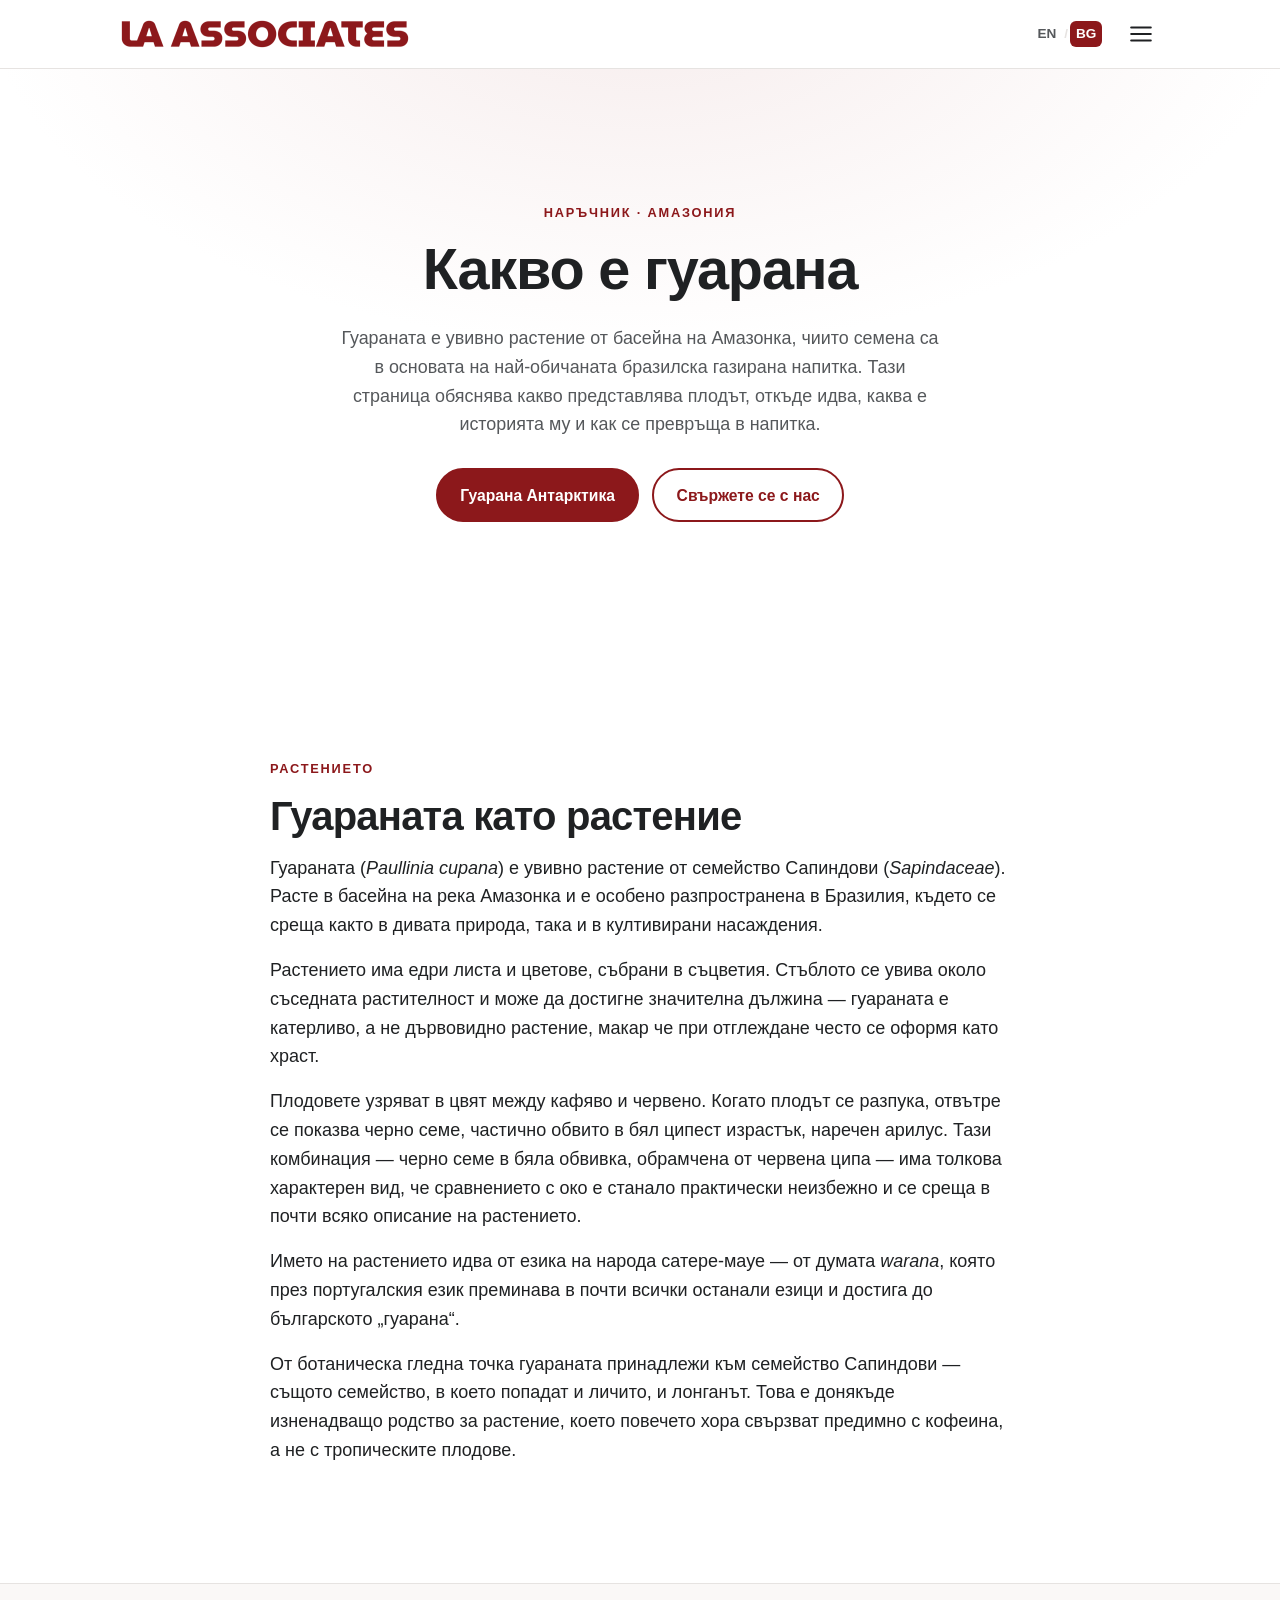
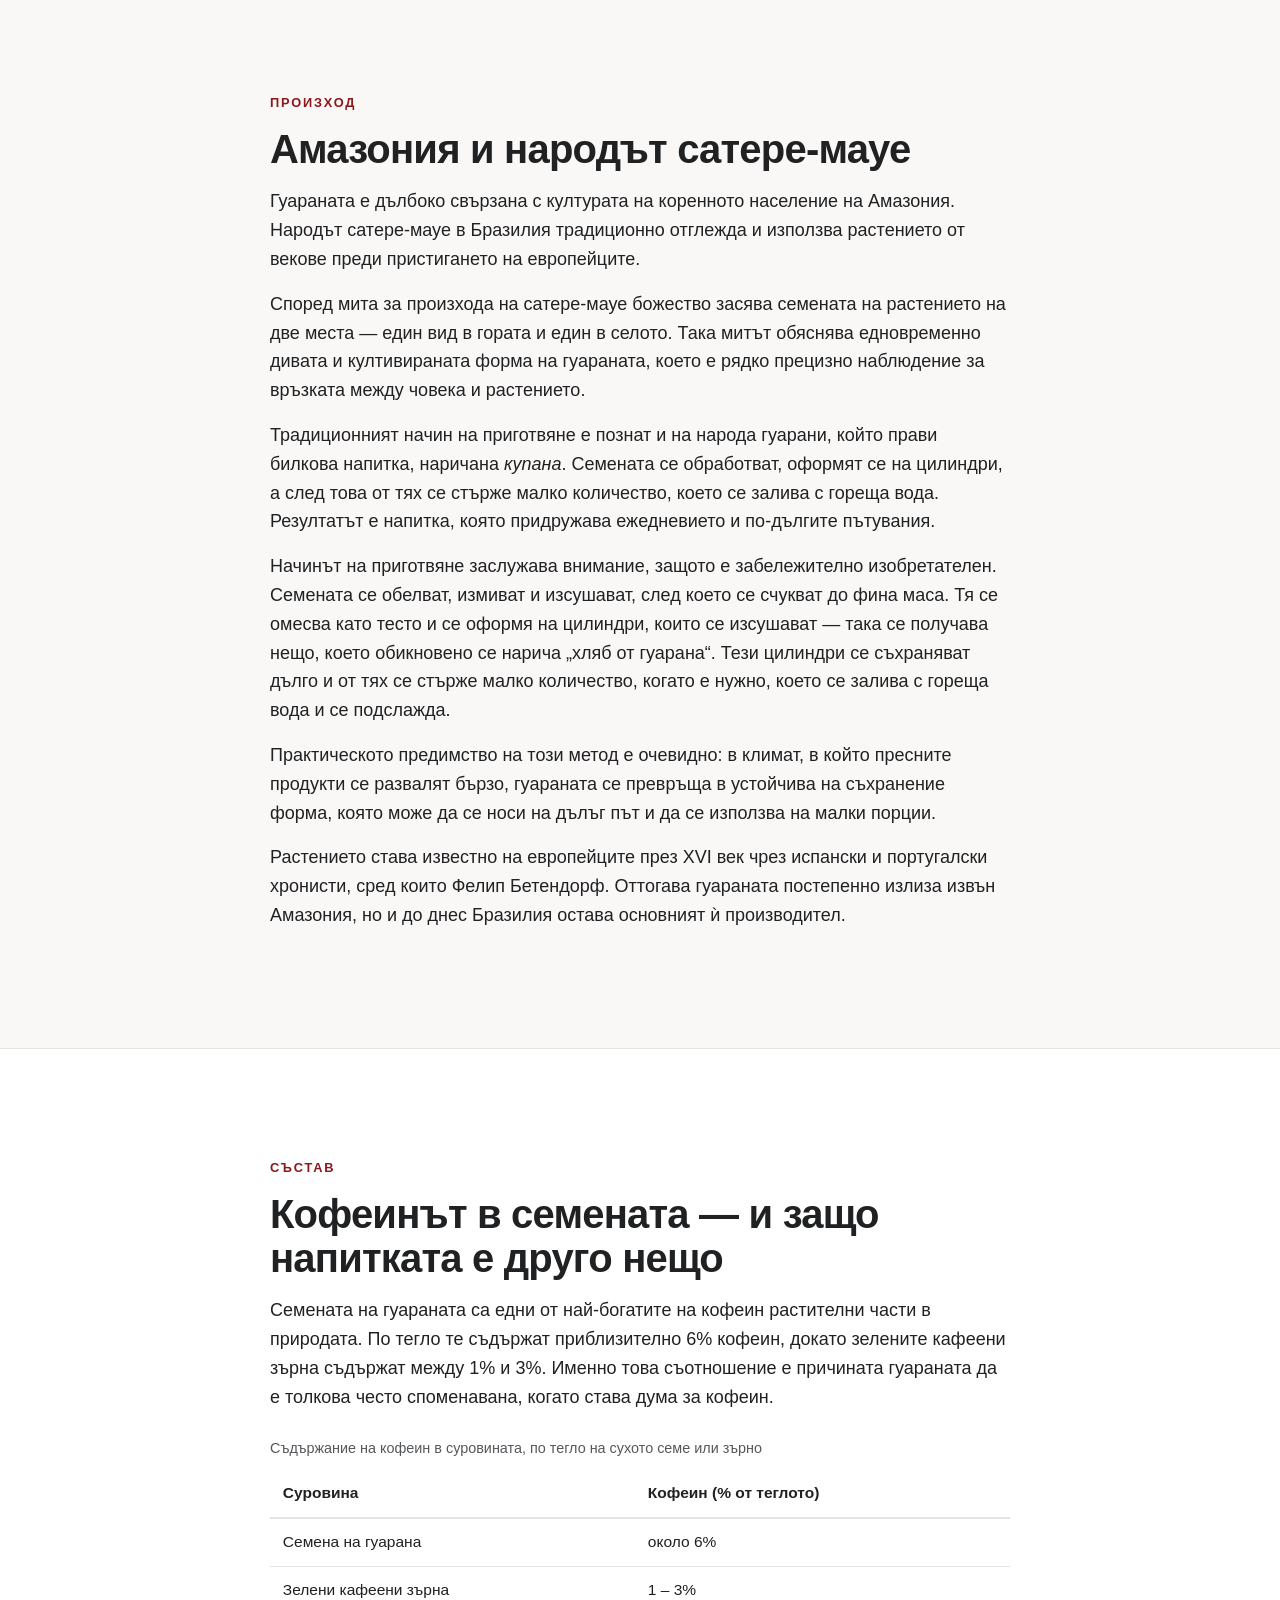
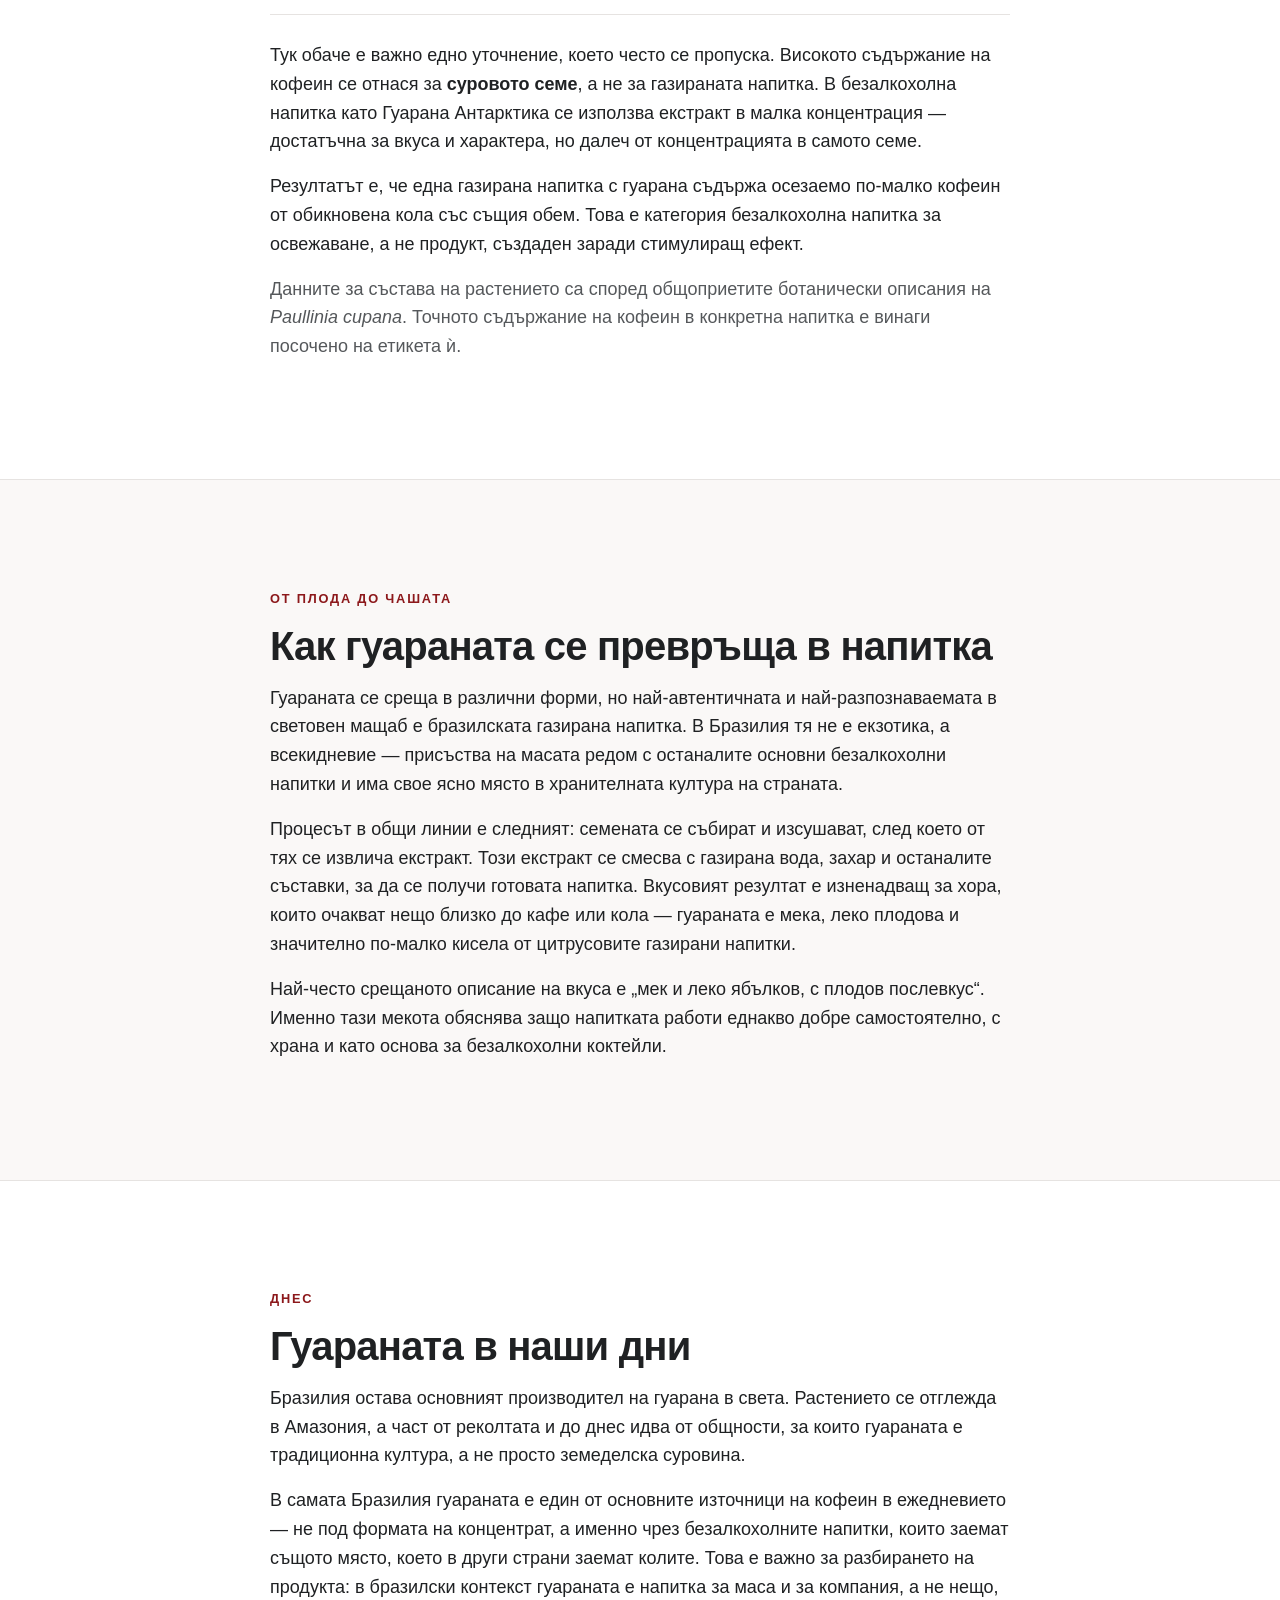
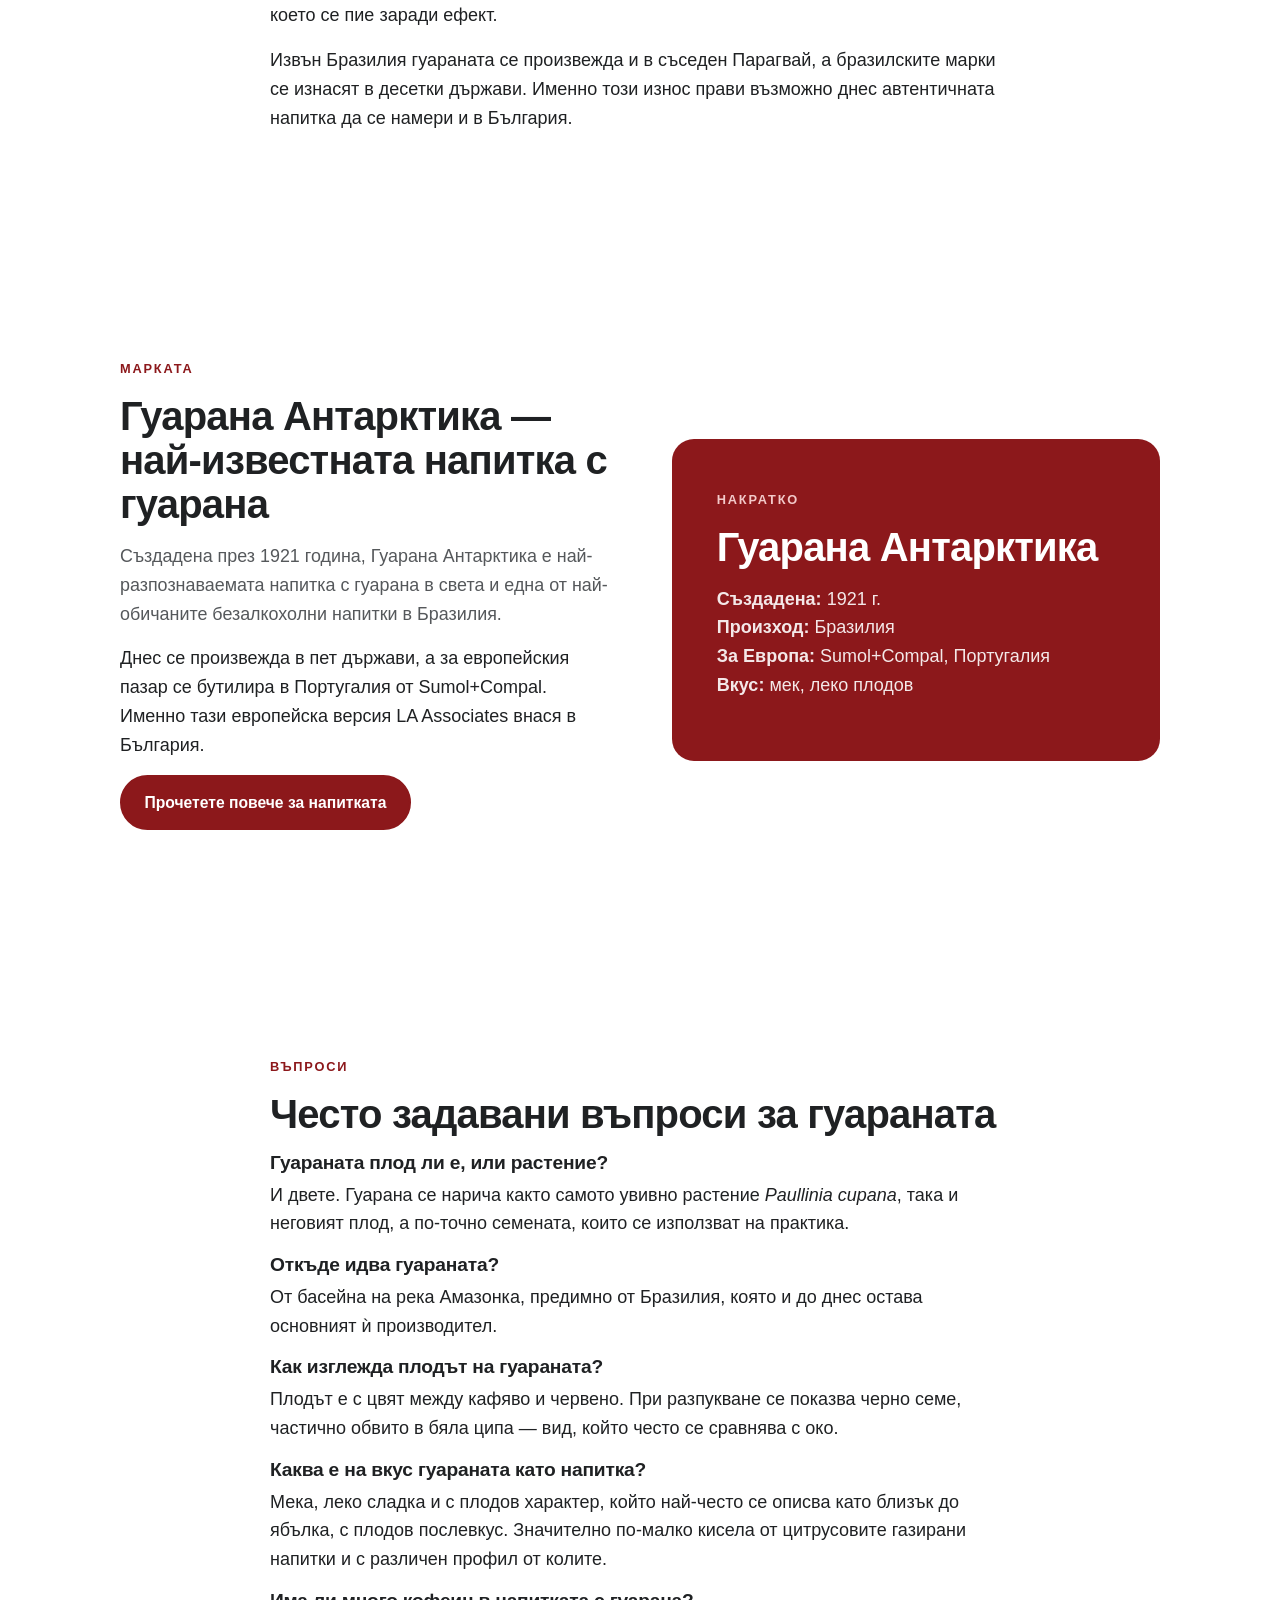
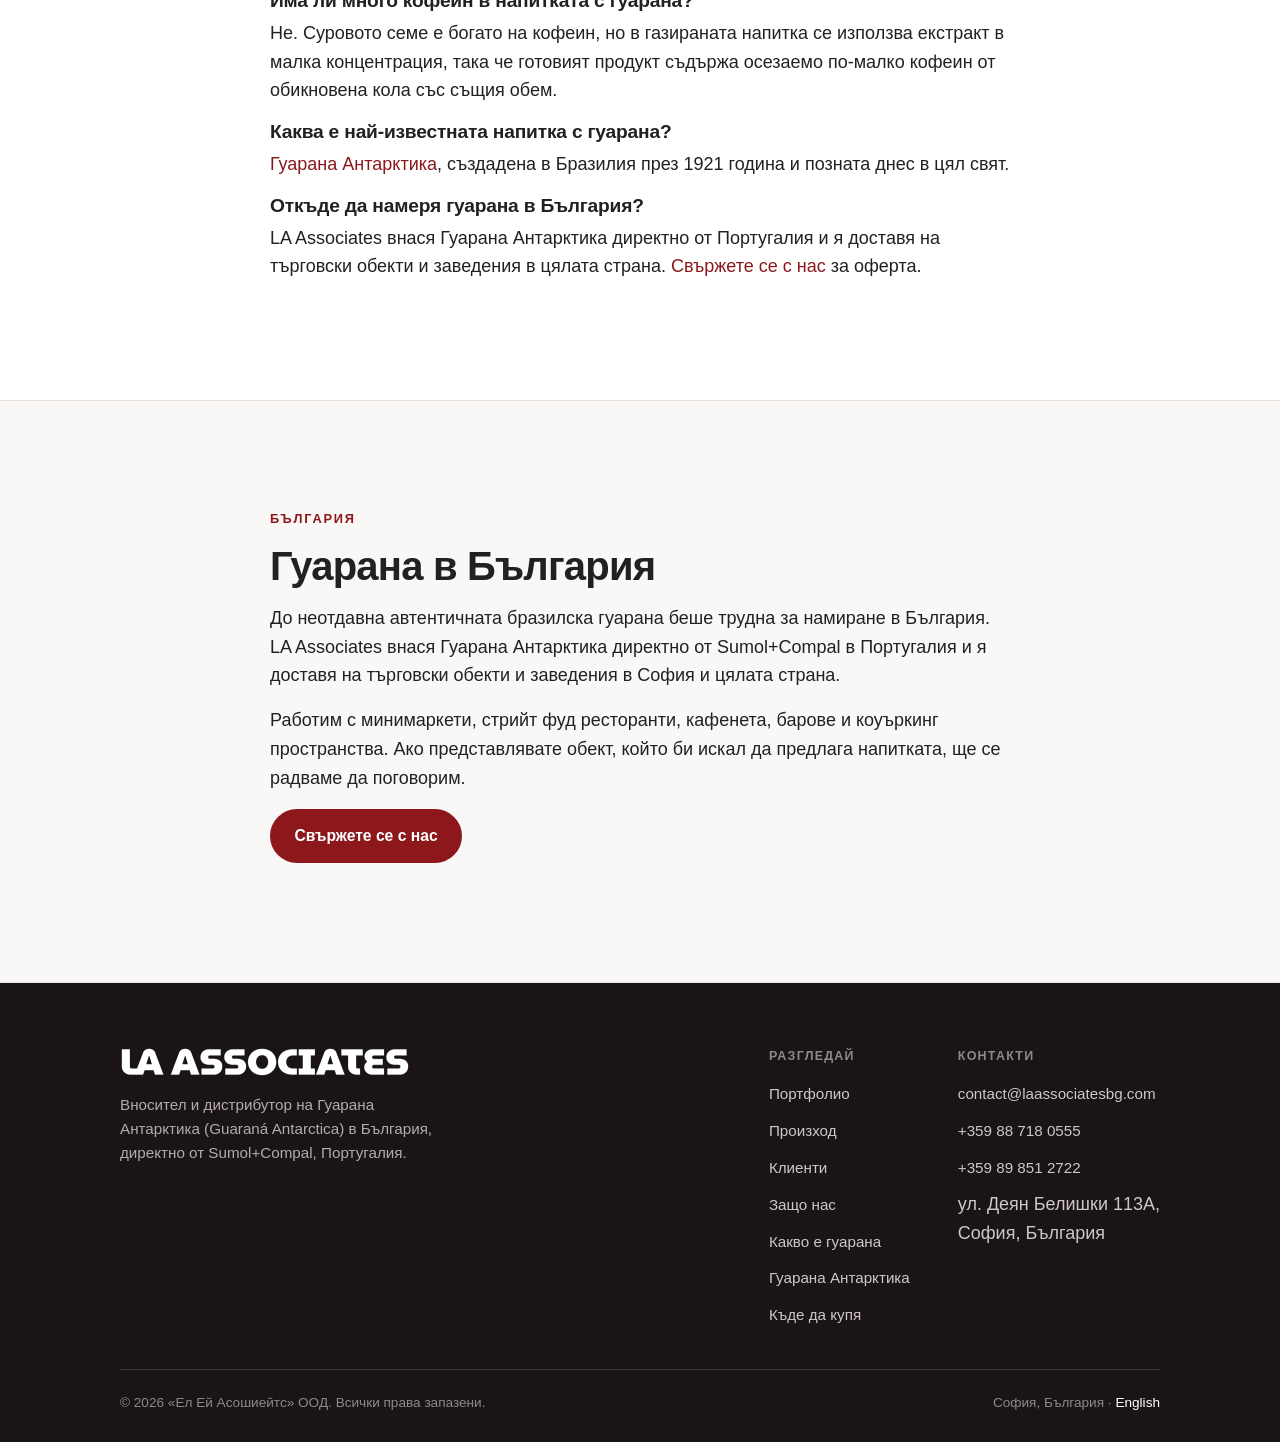
<file: guarana/index.html>
<!DOCTYPE html>
<html lang="bg">
<head>
  <meta charset="utf-8">
  <meta name="viewport" content="width=device-width, initial-scale=1">

  <title>Какво е гуарана — плодът от Амазония и напитката | LA Associates</title>
  <meta name="description" content="Какво е гуарана: растението Paullinia cupana от Амазония, историята му при народа сатере-мауе, съдържанието на кофеин в семената и как плодът се превръща в бразилската газирана напитка.">
  <meta name="theme-color" content="#8C181B">
  <link rel="canonical" href="https://laassociatesbg.com/guarana/">

  <link rel="alternate" hreflang="bg" href="https://laassociatesbg.com/guarana/">
  <link rel="alternate" hreflang="en" href="https://laassociatesbg.com/en/guarana/">
  <link rel="alternate" hreflang="x-default" href="https://laassociatesbg.com/guarana/">

  <meta name="geo.region" content="BG-22">
  <meta name="geo.placename" content="Sofia">

  <link rel="icon" href="/favicon.ico" sizes="any">
  <link rel="icon" type="image/png" sizes="32x32" href="/assets/img/favicon-32.png">
  <link rel="icon" type="image/png" sizes="16x16" href="/assets/img/favicon-16.png">
  <link rel="apple-touch-icon" href="/assets/img/apple-touch-icon.png">
  <link rel="manifest" href="/site.webmanifest">

  <meta property="og:type" content="article">
  <meta property="og:site_name" content="LA Associates">
  <meta property="og:locale" content="bg_BG">
  <meta property="og:title" content="Какво е гуарана — плодът от Амазония и напитката">
  <meta property="og:description" content="Растението, историята, съставът и пътят от амазонския плод до бразилската газирана напитка.">
  <meta property="og:url" content="https://laassociatesbg.com/guarana/">
  <meta property="og:image" content="https://laassociatesbg.com/assets/img/og-image.png">
  <meta property="og:image:width" content="1200">
  <meta property="og:image:height" content="630">
  <meta name="twitter:card" content="summary_large_image">
  <meta name="twitter:title" content="Какво е гуарана — плодът от Амазония и напитката">
  <meta name="twitter:description" content="Растението, историята, съставът и пътят от амазонския плод до бразилската газирана напитка.">
  <meta name="twitter:image" content="https://laassociatesbg.com/assets/img/og-image.png">

  <link rel="preload" as="image" href="/assets/img/logo-wordmark.png">
  <link rel="stylesheet" href="/assets/css/styles.css">

  <script type="application/ld+json">
  {
    "@context": "https://schema.org",
    "@graph": [
      {
        "@type": "Article",
        "@id": "https://laassociatesbg.com/guarana/#article",
        "headline": "Какво е гуарана",
        "description": "Гуараната (Paullinia cupana) е увивно растение от Амазония, чиито семена са в основата на най-обичаната бразилска газирана напитка.",
        "inLanguage": "bg",
        "image": "https://laassociatesbg.com/assets/img/og-image.png",
        "author": {
          "@type": "Organization",
          "@id": "https://laassociatesbg.com/#organization",
          "name": "LA Associates",
          "url": "https://laassociatesbg.com/"
        },
        "publisher": {
          "@type": "Organization",
          "@id": "https://laassociatesbg.com/#organization",
          "name": "LA Associates",
          "url": "https://laassociatesbg.com/",
          "logo": { "@type": "ImageObject", "url": "https://laassociatesbg.com/assets/img/logo-mark.png", "width": 600, "height": 424 }
        },
        "datePublished": "2026-09-01T15:49:08+03:00",
        "dateModified": "2026-09-01T15:49:08+03:00",
        "mainEntityOfPage": { "@id": "https://laassociatesbg.com/guarana/#webpage" },
        "about": [
          { "@type": "Thing", "name": "Гуарана" },
          { "@type": "Thing", "name": "Paullinia cupana" }
        ]
      },
      {
        "@type": "FAQPage",
        "@id": "https://laassociatesbg.com/guarana/#faq",
        "mainEntity": [
          { "@type": "Question", "name": "Гуараната плод ли е, или растение?",
            "acceptedAnswer": { "@type": "Answer", "text": "И двете. Гуарана се нарича както увивното растение Paullinia cupana, така и неговият плод, а по-точно семената, които се използват на практика." } },
          { "@type": "Question", "name": "Откъде идва гуараната?",
            "acceptedAnswer": { "@type": "Answer", "text": "От басейна на река Амазонка, предимно от Бразилия, която и до днес остава основният ѝ производител." } },
          { "@type": "Question", "name": "Как изглежда плодът на гуараната?",
            "acceptedAnswer": { "@type": "Answer", "text": "Плодът е с цвят между кафяво и червено. При разпукване се показва черно семе, частично обвито в бяла ципа — вид, който често се сравнява с око." } },
          { "@type": "Question", "name": "Има ли много кофеин в напитката с гуарана?",
            "acceptedAnswer": { "@type": "Answer", "text": "Не. Суровото семе е богато на кофеин, но в газираната напитка се използва екстракт в малка концентрация, така че готовият продукт съдържа осезаемо по-малко кофеин от обикновена кола със същия обем." } },
          { "@type": "Question", "name": "Каква е най-известната напитка с гуарана?",
            "acceptedAnswer": { "@type": "Answer", "text": "Гуарана Антарктика, създадена в Бразилия през 1921 година и позната днес в цял свят." } }
        ]
      },
      {
        "@type": "BreadcrumbList",
        "@id": "https://laassociatesbg.com/guarana/#breadcrumb",
        "itemListElement": [
          { "@type": "ListItem", "position": 1, "name": "Начало", "item": "https://laassociatesbg.com/" },
          { "@type": "ListItem", "position": 2, "name": "Какво е гуарана", "item": "https://laassociatesbg.com/guarana/" }
        ]
      },
      {
        "@type": "WebPage",
        "@id": "https://laassociatesbg.com/guarana/#webpage",
        "url": "https://laassociatesbg.com/guarana/",
        "name": "Какво е гуарана — плодът от Амазония и напитката",
        "inLanguage": "bg",
        "isPartOf": { "@id": "https://laassociatesbg.com/#website" },
        "breadcrumb": { "@id": "https://laassociatesbg.com/guarana/#breadcrumb" },
        "publisher": { "@id": "https://laassociatesbg.com/#organization" }
      }
    ]
  }
  </script>
</head>
<body>
  <a class="skip-link" href="#main">Към съдържанието</a>

<header class="site-header">
    <div class="container nav">
      <a class="nav__logo" href="/" aria-label="LA Associates — начало">
        <img src="/assets/img/logo-wordmark.png" alt="LA Associates — вносител и дистрибутор на Гуарана Антарктика" width="290" height="30" fetchpriority="high">
      </a>

      <nav aria-label="Основна навигация">
        <ul class="nav__links" id="nav-links">
          <li><a href="/guarana/" aria-current="page">Гуарана</a></li>
          <li><a href="/guarana-antarctica/">Гуарана Антарктика</a></li>
          <li><a href="/where-to-buy/">Къде да купя</a></li>
          <li><a href="/#sourcing">Произход</a></li>
          <li><a href="/#sectors">Клиенти</a></li>
          <li><a href="/#why">Защо нас</a></li>
          <li><a href="/#contact">Контакти</a></li>
        </ul>
      </nav>

      <div class="nav__right">
        <div class="lang" aria-label="Език">
          <a href="/en/guarana/" hreflang="en" title="English version">EN</a>
          <span class="sep">/</span>
          <a href="/guarana/" aria-current="true" hreflang="bg" title="Българска версия">BG</a>
        </div>
        <button class="nav__toggle" type="button" aria-expanded="false" aria-controls="nav-links" aria-label="Отвори менюто">
          <svg viewBox="0 0 24 24" fill="none" stroke="currentColor" stroke-width="2" stroke-linecap="round"><line x1="3" y1="6" x2="21" y2="6"/><line x1="3" y1="12" x2="21" y2="12"/><line x1="3" y1="18" x2="21" y2="18"/></svg>
        </button>
      </div>
    </div>
  </header>

  <main id="main">
    <!-- HERO -->
    <section class="hero">
      <div class="container hero__inner">
        <span class="eyebrow">Наръчник · Амазония</span>
        <h1>Какво е гуарана</h1>
        <p class="lead">Гуараната е увивно растение от басейна на Амазонка, чиито семена са в основата на най-обичаната бразилска газирана напитка. Тази страница обяснява какво представлява плодът, откъде идва, каква е историята му и как се превръща в напитка.</p>
        <div class="hero__actions">
          <a class="btn btn--primary" href="/guarana-antarctica/">Гуарана Антарктика</a>
          <a class="btn btn--ghost" href="/#contact">Свържете се с нас</a>
        </div>
      </div>
    </section>

    <!-- PLANT -->
    <section class="section">
      <div class="container" style="max-width:820px">
        <span class="eyebrow">Растението</span>
        <h2>Гуараната като растение</h2>
        <p>Гуараната (<em>Paullinia cupana</em>) е увивно растение от семейство Сапиндови (<em>Sapindaceae</em>). Расте в басейна на река Амазонка и е особено разпространена в Бразилия, където се среща както в дивата природа, така и в култивирани насаждения.</p>
        <p>Растението има едри листа и цветове, събрани в съцветия. Стъблото се увива около съседната растителност и може да достигне значителна дължина — гуараната е катерливо, а не дървовидно растение, макар че при отглеждане често се оформя като храст.</p>
        <p>Плодовете узряват в цвят между кафяво и червено. Когато плодът се разпука, отвътре се показва черно семе, частично обвито в бял ципест израстък, наречен арилус. Тази комбинация — черно семе в бяла обвивка, обрамчена от червена ципа — има толкова характерен вид, че сравнението с око е станало практически неизбежно и се среща в почти всяко описание на растението.</p>
        <p>Името на растението идва от езика на народа сатере-мауе — от думата <em>warana</em>, която през португалския език преминава в почти всички останали езици и достига до българското „гуарана“.</p>
        <p>От ботаническа гледна точка гуараната принадлежи към семейство Сапиндови — същото семейство, в което попадат и личито, и лонганът. Това е донякъде изненадващо родство за растение, което повечето хора свързват предимно с кофеина, а не с тропическите плодове.</p>
      </div>
    </section>

    <!-- ORIGIN -->
    <section class="section section--alt">
      <div class="container" style="max-width:820px">
        <span class="eyebrow">Произход</span>
        <h2>Амазония и народът сатере-мауе</h2>
        <p>Гуараната е дълбоко свързана с културата на коренното население на Амазония. Народът сатере-мауе в Бразилия традиционно отглежда и използва растението от векове преди пристигането на европейците.</p>
        <p>Според мита за произхода на сатере-мауе божество засява семената на растението на две места — един вид в гората и един в селото. Така митът обяснява едновременно дивата и култивираната форма на гуараната, което е рядко прецизно наблюдение за връзката между човека и растението.</p>
        <p>Традиционният начин на приготвяне е познат и на народа гуарани, който прави билкова напитка, наричана <em>купана</em>. Семената се обработват, оформят се на цилиндри, а след това от тях се стърже малко количество, което се залива с гореща вода. Резултатът е напитка, която придружава ежедневието и по-дългите пътувания.</p>
        <p>Начинът на приготвяне заслужава внимание, защото е забележително изобретателен. Семената се обелват, измиват и изсушават, след което се счукват до фина маса. Тя се омесва като тесто и се оформя на цилиндри, които се изсушават — така се получава нещо, което обикновено се нарича „хляб от гуарана“. Тези цилиндри се съхраняват дълго и от тях се стърже малко количество, когато е нужно, което се залива с гореща вода и се подслажда.</p>
        <p>Практическото предимство на този метод е очевидно: в климат, в който пресните продукти се развалят бързо, гуараната се превръща в устойчива на съхранение форма, която може да се носи на дълъг път и да се използва на малки порции.</p>
        <p>Растението става известно на европейците през XVI век чрез испански и португалски хронисти, сред които Фелип Бетендорф. Оттогава гуараната постепенно излиза извън Амазония, но и до днес Бразилия остава основният ѝ производител.</p>
      </div>
    </section>

    <!-- CAFFEINE -->
    <section class="section">
      <div class="container" style="max-width:820px">
        <span class="eyebrow">Състав</span>
        <h2>Кофеинът в семената — и защо напитката е друго нещо</h2>
        <p>Семената на гуараната са едни от най-богатите на кофеин растителни части в природата. По тегло те съдържат приблизително 6% кофеин, докато зелените кафеени зърна съдържат между 1% и 3%. Именно това съотношение е причината гуараната да е толкова често споменавана, когато става дума за кофеин.</p>
        <div style="overflow-x:auto; margin:1.6rem 0;">
          <table style="width:100%; border-collapse:collapse; font-size:.97rem;">
            <caption style="text-align:left; color:var(--ink-soft); font-size:.9rem; padding-bottom:.6rem;">Съдържание на кофеин в суровината, по тегло на сухото семе или зърно</caption>
            <thead>
              <tr>
                <th scope="col" style="text-align:left; padding:.7rem .8rem; border-bottom:2px solid var(--line);">Суровина</th>
                <th scope="col" style="text-align:left; padding:.7rem .8rem; border-bottom:2px solid var(--line);">Кофеин (% от теглото)</th>
              </tr>
            </thead>
            <tbody>
              <tr>
                <td style="padding:.7rem .8rem; border-bottom:1px solid var(--line);">Семена на гуарана</td>
                <td style="padding:.7rem .8rem; border-bottom:1px solid var(--line);">около 6%</td>
              </tr>
              <tr>
                <td style="padding:.7rem .8rem; border-bottom:1px solid var(--line);">Зелени кафеени зърна</td>
                <td style="padding:.7rem .8rem; border-bottom:1px solid var(--line);">1 – 3%</td>
              </tr>
            </tbody>
          </table>
        </div>
        <p>Тук обаче е важно едно уточнение, което често се пропуска. Високото съдържание на кофеин се отнася за <strong>суровото семе</strong>, а не за газираната напитка. В безалкохолна напитка като Гуарана Антарктика се използва екстракт в малка концентрация — достатъчна за вкуса и характера, но далеч от концентрацията в самото семе.</p>
        <p>Резултатът е, че една газирана напитка с гуарана съдържа осезаемо по-малко кофеин от обикновена кола със същия обем. Това е категория безалкохолна напитка за освежаване, а не продукт, създаден заради стимулиращ ефект.</p>
        <p style="color:var(--ink-soft)">Данните за състава на растението са според общоприетите ботанически описания на <em>Paullinia cupana</em>. Точното съдържание на кофеин в конкретна напитка е винаги посочено на етикета ѝ.</p>
      </div>
    </section>

    <!-- FRUIT TO DRINK -->
    <section class="section section--alt">
      <div class="container" style="max-width:820px">
        <span class="eyebrow">От плода до чашата</span>
        <h2>Как гуараната се превръща в напитка</h2>
        <p>Гуараната се среща в различни форми, но най-автентичната и най-разпознаваемата в световен мащаб е бразилската газирана напитка. В Бразилия тя не е екзотика, а всекидневие — присъства на масата редом с останалите основни безалкохолни напитки и има свое ясно място в хранителната култура на страната.</p>
        <p>Процесът в общи линии е следният: семената се събират и изсушават, след което от тях се извлича екстракт. Този екстракт се смесва с газирана вода, захар и останалите съставки, за да се получи готовата напитка. Вкусовият резултат е изненадващ за хора, които очакват нещо близко до кафе или кола — гуараната е мека, леко плодова и значително по-малко кисела от цитрусовите газирани напитки.</p>
        <p>Най-често срещаното описание на вкуса е „мек и леко ябълков, с плодов послевкус“. Именно тази мекота обяснява защо напитката работи еднакво добре самостоятелно, с храна и като основа за безалкохолни коктейли.</p>
      </div>
    </section>

    <!-- TODAY -->
    <section class="section">
      <div class="container" style="max-width:820px">
        <span class="eyebrow">Днес</span>
        <h2>Гуараната в наши дни</h2>
        <p>Бразилия остава основният производител на гуарана в света. Растението се отглежда в Амазония, а част от реколтата и до днес идва от общности, за които гуараната е традиционна култура, а не просто земеделска суровина.</p>
        <p>В самата Бразилия гуараната е един от основните източници на кофеин в ежедневието — не под формата на концентрат, а именно чрез безалкохолните напитки, които заемат същото място, което в други страни заемат колите. Това е важно за разбирането на продукта: в бразилски контекст гуараната е напитка за маса и за компания, а не нещо, което се пие заради ефект.</p>
        <p>Извън Бразилия гуараната се произвежда и в съседен Парагвай, а бразилските марки се изнасят в десетки държави. Именно този износ прави възможно днес автентичната напитка да се намери и в България.</p>
      </div>
    </section>

    <!-- ANTARCTICA -->
    <section class="section">
      <div class="container split">
        <div>
          <span class="eyebrow">Марката</span>
          <h2>Гуарана Антарктика — най-известната напитка с гуарана</h2>
          <p class="lead">Създадена през 1921 година, Гуарана Антарктика е най-разпознаваемата напитка с гуарана в света и една от най-обичаните безалкохолни напитки в Бразилия.</p>
          <p>Днес се произвежда в пет държави, а за европейския пазар се бутилира в Португалия от Sumol+Compal. Именно тази европейска версия LA Associates внася в България.</p>
          <p><a class="btn btn--primary" href="/guarana-antarctica/">Прочетете повече за напитката</a></p>
        </div>
        <div class="split__panel">
          <span class="eyebrow">Накратко</span>
          <h2>Гуарана Антарктика</h2>
          <p><strong>Създадена:</strong> 1921 г.<br>
          <strong>Произход:</strong> Бразилия<br>
          <strong>За Европа:</strong> Sumol+Compal, Португалия<br>
          <strong>Вкус:</strong> мек, леко плодов</p>
        </div>
      </div>
    </section>

    <!-- FAQ -->
    <section class="section">
      <div class="container" style="max-width:820px">
        <span class="eyebrow">Въпроси</span>
        <h2>Често задавани въпроси за гуараната</h2>

        <h3>Гуараната плод ли е, или растение?</h3>
        <p>И двете. Гуарана се нарича както самото увивно растение <em>Paullinia cupana</em>, така и неговият плод, а по-точно семената, които се използват на практика.</p>

        <h3>Откъде идва гуараната?</h3>
        <p>От басейна на река Амазонка, предимно от Бразилия, която и до днес остава основният ѝ производител.</p>

        <h3>Как изглежда плодът на гуараната?</h3>
        <p>Плодът е с цвят между кафяво и червено. При разпукване се показва черно семе, частично обвито в бяла ципа — вид, който често се сравнява с око.</p>

        <h3>Каква е на вкус гуараната като напитка?</h3>
        <p>Мека, леко сладка и с плодов характер, който най-често се описва като близък до ябълка, с плодов послевкус. Значително по-малко кисела от цитрусовите газирани напитки и с различен профил от колите.</p>

        <h3>Има ли много кофеин в напитката с гуарана?</h3>
        <p>Не. Суровото семе е богато на кофеин, но в газираната напитка се използва екстракт в малка концентрация, така че готовият продукт съдържа осезаемо по-малко кофеин от обикновена кола със същия обем.</p>

        <h3>Каква е най-известната напитка с гуарана?</h3>
        <p><a href="/guarana-antarctica/">Гуарана Антарктика</a>, създадена в Бразилия през 1921 година и позната днес в цял свят.</p>

        <h3>Откъде да намеря гуарана в България?</h3>
        <p>LA Associates внася Гуарана Антарктика директно от Португалия и я доставя на търговски обекти и заведения в цялата страна. <a href="/#contact">Свържете се с нас</a> за оферта.</p>
      </div>
    </section>

    <!-- BULGARIA -->
    <section class="section section--alt">
      <div class="container" style="max-width:820px">
        <span class="eyebrow">България</span>
        <h2>Гуарана в България</h2>
        <p>До неотдавна автентичната бразилска гуарана беше трудна за намиране в България. LA Associates внася Гуарана Антарктика директно от Sumol+Compal в Португалия и я доставя на търговски обекти и заведения в София и цялата страна.</p>
        <p>Работим с минимаркети, стрийт фуд ресторанти, кафенета, барове и коуъркинг пространства. Ако представлявате обект, който би искал да предлага напитката, ще се радваме да поговорим.</p>
        <p><a class="btn btn--primary" href="/#contact">Свържете се с нас</a></p>
      </div>
    </section>

  </main>

<footer class="site-footer">
    <div class="container">
      <div class="footer__top">
        <div class="footer__brand">
          <img src="/assets/img/logo-wordmark.png" alt="LA Associates — вносител на напитки, София" width="290" height="30" loading="lazy" decoding="async">
          <p>Вносител и дистрибутор на Гуарана Антарктика (Guaraná Antarctica) в България, директно от Sumol+Compal, Португалия.</p>
        </div>
        <div class="footer__nav">
          <div>
            <h4>Разгледай</h4>
            <ul>
              <li><a href="/#portfolio">Портфолио</a></li>
              <li><a href="/#sourcing">Произход</a></li>
              <li><a href="/#sectors">Клиенти</a></li>
              <li><a href="/#why">Защо нас</a></li>
              <li><a href="/guarana/">Какво е гуарана</a></li>
              <li><a href="/guarana-antarctica/">Гуарана Антарктика</a></li>
              <li><a href="/where-to-buy/">Къде да купя</a></li>
            </ul>
          </div>
          <div>
            <h4>Контакти</h4>
            <ul>
              <li><a href="mailto:contact@laassociatesbg.com">contact@laassociatesbg.com</a></li>
              <li><a href="tel:+359887180555">+359 88 718 0555</a></li>
              <li><a href="tel:+359898512722">+359 89 851 2722</a></li>
              <li>ул. Деян Белишки 113А,<br>София, България</li>
            </ul>
            <!-- Social links go here once available -->
          </div>
        </div>
      </div>
      <div class="footer__bottom">
        <span>&copy; <span id="year">2026</span> «Ел Ей Асошиейтс» ООД. Всички права запазени.<!-- TODO: добавете „· ДДС: <номер>“ когато е наличен --></span>
        <span>София, България · <a href="/en/" hreflang="en">English</a></span>
      </div>
    </div>
  </footer>

  <script src="/assets/js/main.js" defer></script>
</body>
</html>
</file>
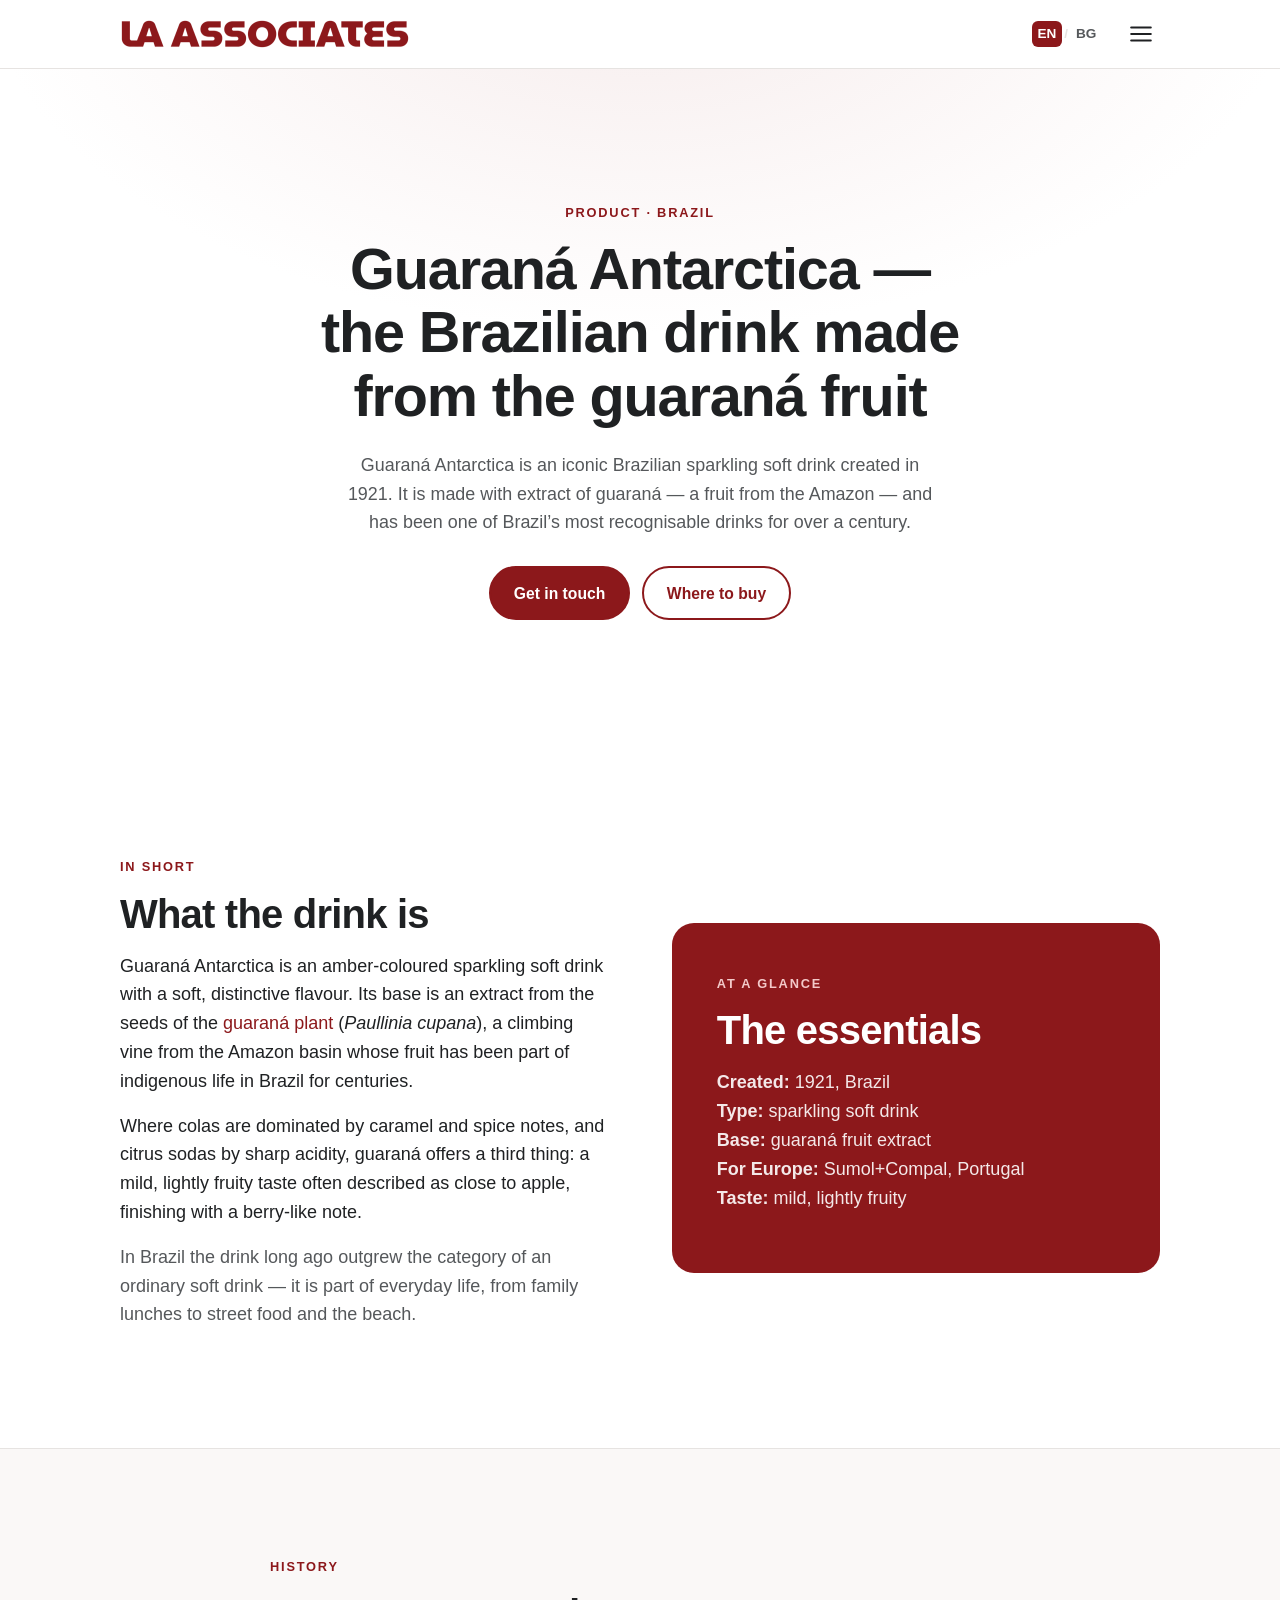
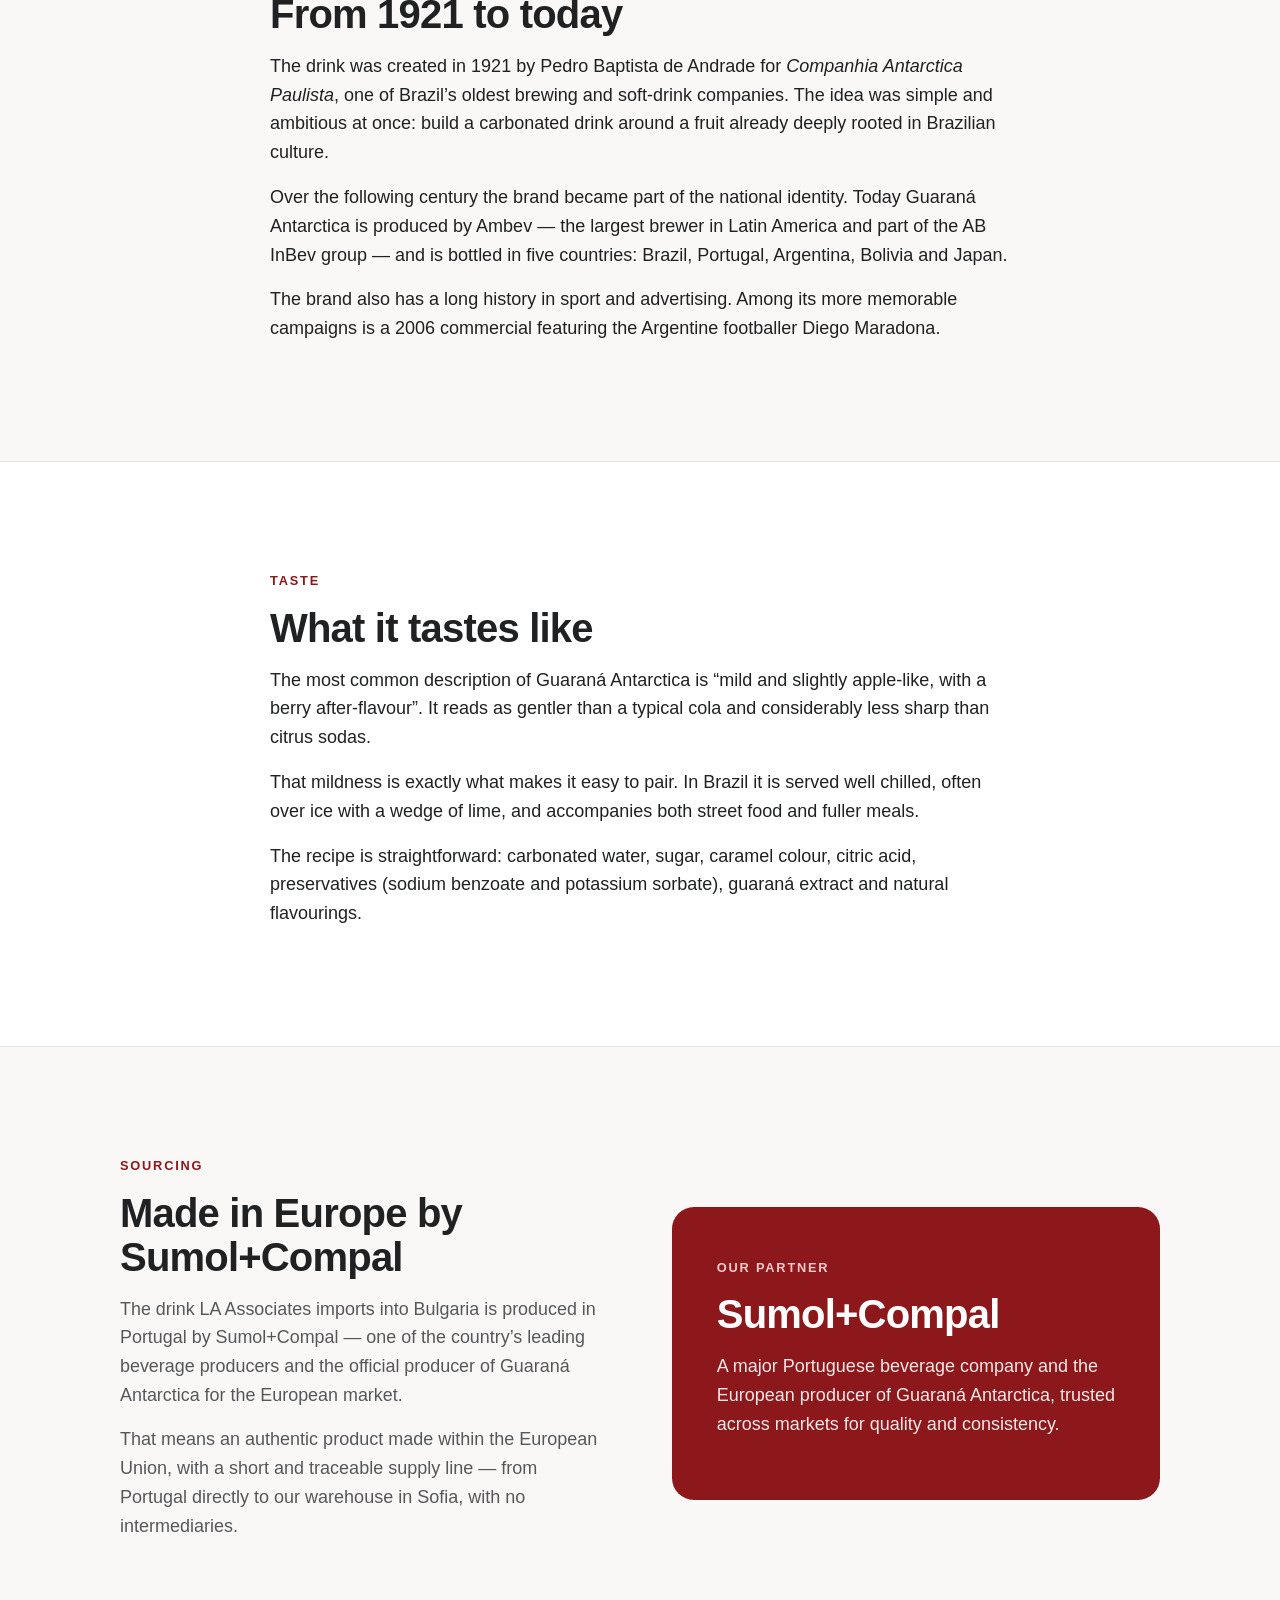
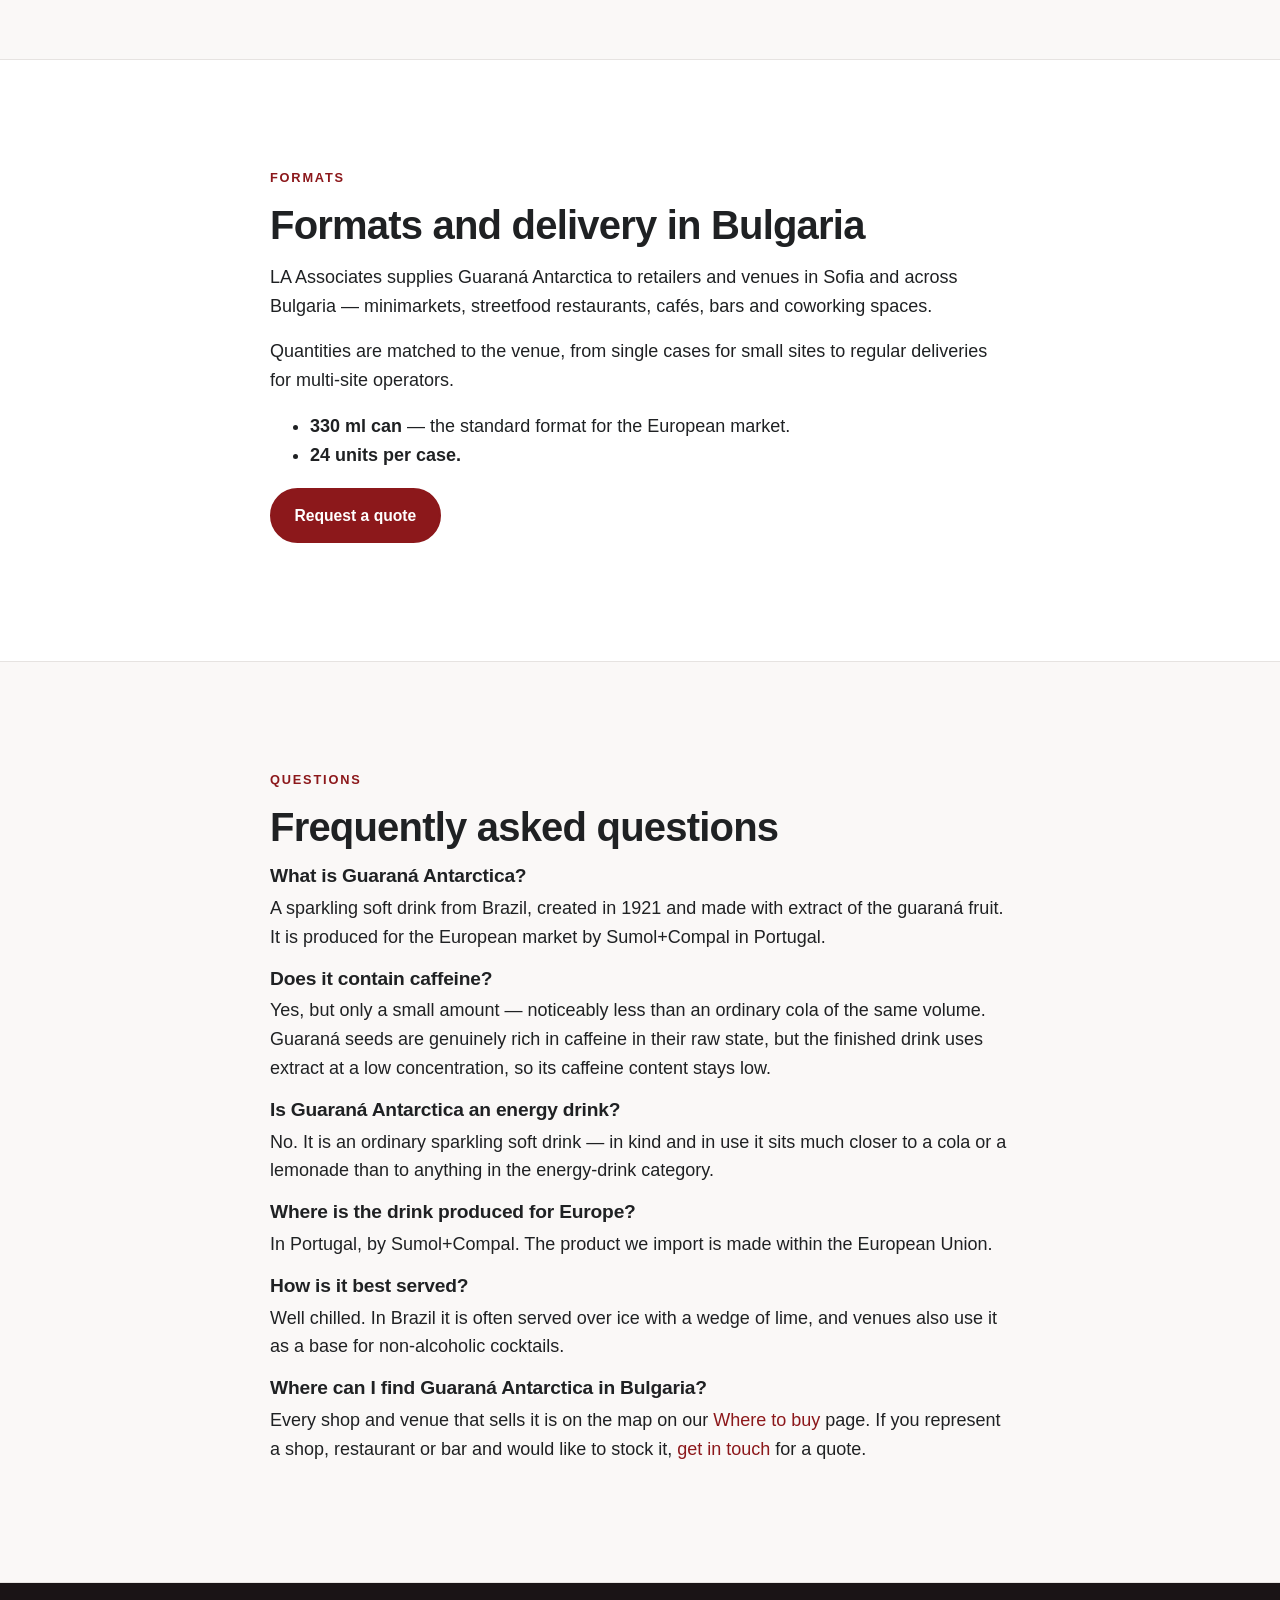
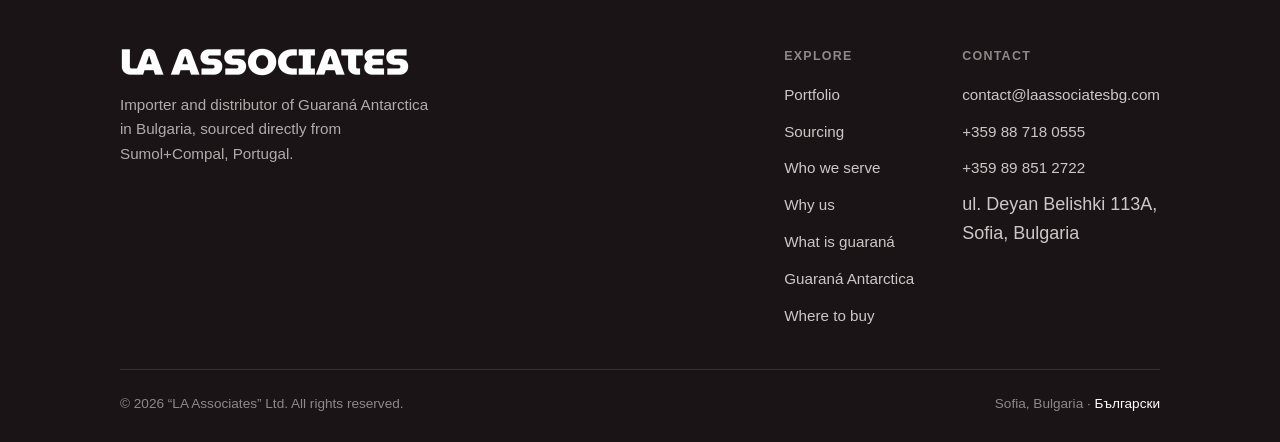
<file: en/guarana-antarctica/index.html>
<!DOCTYPE html>
<html lang="en">
<head>
  <meta charset="utf-8">
  <meta name="viewport" content="width=device-width, initial-scale=1">

  <title>Guaraná Antarctica — what it is, history, taste and FAQ | LA Associates</title>
  <meta name="description" content="Guaraná Antarctica — the Brazilian sparkling soft drink made from the guaraná fruit. History since 1921, taste, ingredients, caffeine content and frequently asked questions.">
  <meta name="theme-color" content="#8C181B">
  <link rel="canonical" href="https://laassociatesbg.com/en/guarana-antarctica/">

  <link rel="alternate" hreflang="bg" href="https://laassociatesbg.com/guarana-antarctica/">
  <link rel="alternate" hreflang="en" href="https://laassociatesbg.com/en/guarana-antarctica/">
  <link rel="alternate" hreflang="x-default" href="https://laassociatesbg.com/guarana-antarctica/">

  <meta name="geo.region" content="BG-22">
  <meta name="geo.placename" content="Sofia">

  <link rel="icon" href="/favicon.ico" sizes="any">
  <link rel="icon" type="image/png" sizes="32x32" href="/assets/img/favicon-32.png">
  <link rel="icon" type="image/png" sizes="16x16" href="/assets/img/favicon-16.png">
  <link rel="apple-touch-icon" href="/assets/img/apple-touch-icon.png">
  <link rel="manifest" href="/site.webmanifest">

  <meta property="og:type" content="article">
  <meta property="og:site_name" content="LA Associates">
  <meta property="og:locale" content="en_GB">
  <meta property="og:title" content="Guaraná Antarctica — what it is, history and taste">
  <meta property="og:description" content="The Brazilian sparkling soft drink made from the guaraná fruit — history, taste, ingredients and FAQ.">
  <meta property="og:url" content="https://laassociatesbg.com/en/guarana-antarctica/">
  <meta property="og:image" content="https://laassociatesbg.com/assets/img/og-image.png">
  <meta property="og:image:width" content="1200">
  <meta property="og:image:height" content="630">
  <meta name="twitter:card" content="summary_large_image">
  <meta name="twitter:title" content="Guaraná Antarctica — what it is, history and taste">
  <meta name="twitter:description" content="The Brazilian sparkling soft drink made from the guaraná fruit — history, taste, ingredients and FAQ.">
  <meta name="twitter:image" content="https://laassociatesbg.com/assets/img/og-image.png">

  <link rel="preload" as="image" href="/assets/img/logo-wordmark.png">
  <link rel="stylesheet" href="/assets/css/styles.css">

  <script type="application/ld+json">
  {
    "@context": "https://schema.org",
    "@graph": [
      {
        "@type": "Brand",
        "@id": "https://laassociatesbg.com/#brand",
        "name": "Guaraná Antarctica",
        "alternateName": ["Гуарана Антарктика", "Guarana Antarctica"],
        "description": "Brazilian sparkling soft drink created in 1921, made with extract of the guaraná fruit. Produced for the European market by Sumol+Compal, Portugal.",
        "logo": "https://laassociatesbg.com/assets/img/guarana-can.png",
        "sameAs": ["https://en.wikipedia.org/wiki/Guaran%C3%A1_Antarctica"]
      },
      {
        "@type": "FAQPage",
        "@id": "https://laassociatesbg.com/en/guarana-antarctica/#faq",
        "mainEntity": [
          { "@type": "Question", "name": "What is Guaraná Antarctica?",
            "acceptedAnswer": { "@type": "Answer", "text": "A sparkling soft drink from Brazil, created in 1921 and made with extract of the guaraná fruit. It is produced for the European market by Sumol+Compal in Portugal." } },
          { "@type": "Question", "name": "Does it contain caffeine?",
            "acceptedAnswer": { "@type": "Answer", "text": "Yes, but only a small amount — noticeably less than an ordinary cola of the same volume. The finished drink uses guaraná extract at a low concentration." } },
          { "@type": "Question", "name": "Is Guaraná Antarctica an energy drink?",
            "acceptedAnswer": { "@type": "Answer", "text": "No. It is an ordinary sparkling soft drink — in kind and in use it sits much closer to a cola or a lemonade." } },
          { "@type": "Question", "name": "Where is the drink produced for Europe?",
            "acceptedAnswer": { "@type": "Answer", "text": "In Portugal, by Sumol+Compal. The product we import is made within the European Union." } },
          { "@type": "Question", "name": "Where can I find Guaraná Antarctica in Bulgaria?",
            "acceptedAnswer": { "@type": "Answer", "text": "Every shop and venue that sells the drink is listed on the map on our Where to buy page: https://laassociatesbg.com/en/where-to-buy/. LA Associates is the importer and distributor for Bulgaria." } }
        ]
      },
      {
        "@type": "BreadcrumbList",
        "@id": "https://laassociatesbg.com/en/guarana-antarctica/#breadcrumb",
        "itemListElement": [
          { "@type": "ListItem", "position": 1, "name": "Home", "item": "https://laassociatesbg.com/en/" },
          { "@type": "ListItem", "position": 2, "name": "Guaraná Antarctica", "item": "https://laassociatesbg.com/en/guarana-antarctica/" }
        ]
      },
      {
        "@type": "WebPage",
        "@id": "https://laassociatesbg.com/en/guarana-antarctica/#webpage",
        "url": "https://laassociatesbg.com/en/guarana-antarctica/",
        "name": "Guaraná Antarctica — what it is, history, taste and FAQ",
        "inLanguage": "en",
        "isPartOf": { "@id": "https://laassociatesbg.com/#website" },
        "about": { "@id": "https://laassociatesbg.com/#brand" },
        "breadcrumb": { "@id": "https://laassociatesbg.com/en/guarana-antarctica/#breadcrumb" },
        "publisher": { "@id": "https://laassociatesbg.com/#organization" }
      }
    ]
  }
  </script>
</head>
<body>
  <a class="skip-link" href="#main">Skip to content</a>

<header class="site-header">
    <div class="container nav">
      <a class="nav__logo" href="/en/" aria-label="LA Associates — home">
        <img src="/assets/img/logo-wordmark.png" alt="LA Associates — importer and distributor of Guaraná Antarctica" width="290" height="30" fetchpriority="high">
      </a>

      <nav aria-label="Primary">
        <ul class="nav__links" id="nav-links">
          <li><a href="/en/guarana/">Guaraná</a></li>
          <li><a href="/en/guarana-antarctica/" aria-current="page">Guaraná Antarctica</a></li>
          <li><a href="/en/where-to-buy/">Where to buy</a></li>
          <li><a href="/en/#sourcing">Sourcing</a></li>
          <li><a href="/en/#sectors">Who we serve</a></li>
          <li><a href="/en/#why">Why us</a></li>
          <li><a href="/en/#contact">Contact</a></li>
        </ul>
      </nav>

      <div class="nav__right">
        <div class="lang" aria-label="Language">
          <a href="/en/guarana-antarctica/" aria-current="true" hreflang="en" title="English version">EN</a>
          <span class="sep">/</span>
          <a href="/guarana-antarctica/" hreflang="bg" title="Българска версия">BG</a>
        </div>
        <button class="nav__toggle" type="button" aria-expanded="false" aria-controls="nav-links" aria-label="Open menu">
          <svg viewBox="0 0 24 24" fill="none" stroke="currentColor" stroke-width="2" stroke-linecap="round"><line x1="3" y1="6" x2="21" y2="6"/><line x1="3" y1="12" x2="21" y2="12"/><line x1="3" y1="18" x2="21" y2="18"/></svg>
        </button>
      </div>
    </div>
  </header>

  <main id="main">
    <!-- HERO -->
    <section class="hero">
      <div class="container hero__inner">
        <span class="eyebrow">Product · Brazil</span>
        <h1>Guaraná Antarctica — the Brazilian drink made from the guaraná fruit</h1>
        <p class="lead">Guaraná Antarctica is an iconic Brazilian sparkling soft drink created in 1921. It is made with extract of guaraná — a fruit from the Amazon — and has been one of Brazil&rsquo;s most recognisable drinks for over a century.</p>
        <div class="hero__actions">
          <a class="btn btn--primary" href="/en/#contact">Get in touch</a>
          <a class="btn btn--ghost" href="/en/where-to-buy/">Where to buy</a>
        </div>
      </div>
    </section>

    <!-- WHAT IT IS -->
    <section class="section">
      <div class="container split">
        <div>
          <span class="eyebrow">In short</span>
          <h2>What the drink is</h2>
          <p>Guaraná Antarctica is an amber-coloured sparkling soft drink with a soft, distinctive flavour. Its base is an extract from the seeds of the <a href="/en/guarana/">guaraná plant</a> (<em>Paullinia cupana</em>), a climbing vine from the Amazon basin whose fruit has been part of indigenous life in Brazil for centuries.</p>
          <p>Where colas are dominated by caramel and spice notes, and citrus sodas by sharp acidity, guaraná offers a third thing: a mild, lightly fruity taste often described as close to apple, finishing with a berry-like note.</p>
          <p style="color:var(--ink-soft)">In Brazil the drink long ago outgrew the category of an ordinary soft drink — it is part of everyday life, from family lunches to street food and the beach.</p>
        </div>
        <div class="split__panel">
          <span class="eyebrow">At a glance</span>
          <h2>The essentials</h2>
          <p><strong>Created:</strong> 1921, Brazil<br>
          <strong>Type:</strong> sparkling soft drink<br>
          <strong>Base:</strong> guaraná fruit extract<br>
          <strong>For Europe:</strong> Sumol+Compal, Portugal<br>
          <strong>Taste:</strong> mild, lightly fruity</p>
        </div>
      </div>
    </section>

    <!-- HISTORY -->
    <section class="section section--alt">
      <div class="container" style="max-width:820px">
        <span class="eyebrow">History</span>
        <h2>From 1921 to today</h2>
        <p>The drink was created in 1921 by Pedro Baptista de Andrade for <em>Companhia Antarctica Paulista</em>, one of Brazil&rsquo;s oldest brewing and soft-drink companies. The idea was simple and ambitious at once: build a carbonated drink around a fruit already deeply rooted in Brazilian culture.</p>
        <p>Over the following century the brand became part of the national identity. Today Guaraná Antarctica is produced by Ambev — the largest brewer in Latin America and part of the AB InBev group — and is bottled in five countries: Brazil, Portugal, Argentina, Bolivia and Japan.</p>
        <p>The brand also has a long history in sport and advertising. Among its more memorable campaigns is a 2006 commercial featuring the Argentine footballer Diego Maradona.</p>
      </div>
    </section>

    <!-- TASTE -->
    <section class="section">
      <div class="container" style="max-width:820px">
        <span class="eyebrow">Taste</span>
        <h2>What it tastes like</h2>
        <p>The most common description of Guaraná Antarctica is &ldquo;mild and slightly apple-like, with a berry after-flavour&rdquo;. It reads as gentler than a typical cola and considerably less sharp than citrus sodas.</p>
        <p>That mildness is exactly what makes it easy to pair. In Brazil it is served well chilled, often over ice with a wedge of lime, and accompanies both street food and fuller meals.</p>
        <p>The recipe is straightforward: carbonated water, sugar, caramel colour, citric acid, preservatives (sodium benzoate and potassium sorbate), guaraná extract and natural flavourings.</p>
        <!-- TODO: replace with the exact ingredient list from the European (Sumol+Compal) label once confirmed. -->
      </div>
    </section>

    <!-- SOURCING -->
    <section class="section section--alt">
      <div class="container split">
        <div>
          <span class="eyebrow">Sourcing</span>
          <h2>Made in Europe by Sumol+Compal</h2>
          <p class="lead">The drink LA Associates imports into Bulgaria is produced in Portugal by Sumol+Compal — one of the country&rsquo;s leading beverage producers and the official producer of Guaraná Antarctica for the European market.</p>
          <p style="color:var(--ink-soft)">That means an authentic product made within the European Union, with a short and traceable supply line — from Portugal directly to our warehouse in Sofia, with no intermediaries.</p>
        </div>
        <div class="split__panel">
          <span class="eyebrow">Our partner</span>
          <h2>Sumol+Compal</h2>
          <p>A major Portuguese beverage company and the European producer of Guaraná Antarctica, trusted across markets for quality and consistency.</p>
        </div>
      </div>
    </section>

    <!-- FORMATS -->
    <section class="section">
      <div class="container" style="max-width:820px">
        <span class="eyebrow">Formats</span>
        <h2>Formats and delivery in Bulgaria</h2>
        <p>LA Associates supplies Guaraná Antarctica to retailers and venues in Sofia and across Bulgaria — minimarkets, streetfood restaurants, cafés, bars and coworking spaces.</p>
        <p>Quantities are matched to the venue, from single cases for small sites to regular deliveries for multi-site operators.</p>
        <ul>
          <li><strong>330 ml can</strong> — the standard format for the European market.</li>
          <li><strong>24 units per case.</strong></li>
        </ul>
        <p><a class="btn btn--primary" href="/en/#contact">Request a quote</a></p>
      </div>
    </section>

    <!-- FAQ -->
    <section class="section section--alt">
      <div class="container" style="max-width:820px">
        <span class="eyebrow">Questions</span>
        <h2>Frequently asked questions</h2>

        <h3>What is Guaraná Antarctica?</h3>
        <p>A sparkling soft drink from Brazil, created in 1921 and made with extract of the guaraná fruit. It is produced for the European market by Sumol+Compal in Portugal.</p>

        <h3>Does it contain caffeine?</h3>
        <p>Yes, but only a small amount — noticeably less than an ordinary cola of the same volume. Guaraná seeds are genuinely rich in caffeine in their raw state, but the finished drink uses extract at a low concentration, so its caffeine content stays low.</p>
        <!-- TODO: add the exact mg/100 ml figure from the European label once confirmed with Sumol+Compal. -->

        <h3>Is Guaraná Antarctica an energy drink?</h3>
        <p>No. It is an ordinary sparkling soft drink — in kind and in use it sits much closer to a cola or a lemonade than to anything in the energy-drink category.</p>

        <h3>Where is the drink produced for Europe?</h3>
        <p>In Portugal, by Sumol+Compal. The product we import is made within the European Union.</p>

        <h3>How is it best served?</h3>
        <p>Well chilled. In Brazil it is often served over ice with a wedge of lime, and venues also use it as a base for non-alcoholic cocktails.</p>

        <h3>Where can I find Guaraná Antarctica in Bulgaria?</h3>
        <p>Every shop and venue that sells it is on the map on our <a href="/en/where-to-buy/">Where to buy</a> page. If you represent a shop, restaurant or bar and would like to stock it, <a href="/en/#contact">get in touch</a> for a quote.</p>
      </div>
    </section>

  </main>

<footer class="site-footer">
    <div class="container">
      <div class="footer__top">
        <div class="footer__brand">
          <img src="/assets/img/logo-wordmark.png" alt="LA Associates — beverage importer, Sofia" width="290" height="30" loading="lazy" decoding="async">
          <p>Importer and distributor of Guaraná Antarctica in Bulgaria, sourced directly from Sumol+Compal, Portugal.</p>
        </div>
        <div class="footer__nav">
          <div>
            <h4>Explore</h4>
            <ul>
              <li><a href="/en/#portfolio">Portfolio</a></li>
              <li><a href="/en/#sourcing">Sourcing</a></li>
              <li><a href="/en/#sectors">Who we serve</a></li>
              <li><a href="/en/#why">Why us</a></li>
              <li><a href="/en/guarana/">What is guaraná</a></li>
              <li><a href="/en/guarana-antarctica/">Guaraná Antarctica</a></li>
              <li><a href="/en/where-to-buy/">Where to buy</a></li>
            </ul>
          </div>
          <div>
            <h4>Contact</h4>
            <ul>
              <li><a href="mailto:contact@laassociatesbg.com">contact@laassociatesbg.com</a></li>
              <li><a href="tel:+359887180555">+359 88 718 0555</a></li>
              <li><a href="tel:+359898512722">+359 89 851 2722</a></li>
              <li>ul. Deyan Belishki 113A,<br>Sofia, Bulgaria</li>
            </ul>
            <!-- Social links go here once available -->
          </div>
        </div>
      </div>
      <div class="footer__bottom">
        <span>&copy; <span id="year">2026</span> “LA Associates” Ltd. All rights reserved.<!-- TODO: append “· VAT: <number>” once available --></span>
        <span>Sofia, Bulgaria · <a href="/" hreflang="bg">Български</a></span>
      </div>
    </div>
  </footer>

  <script src="/assets/js/main.js" defer></script>
</body>
</html>
</file>
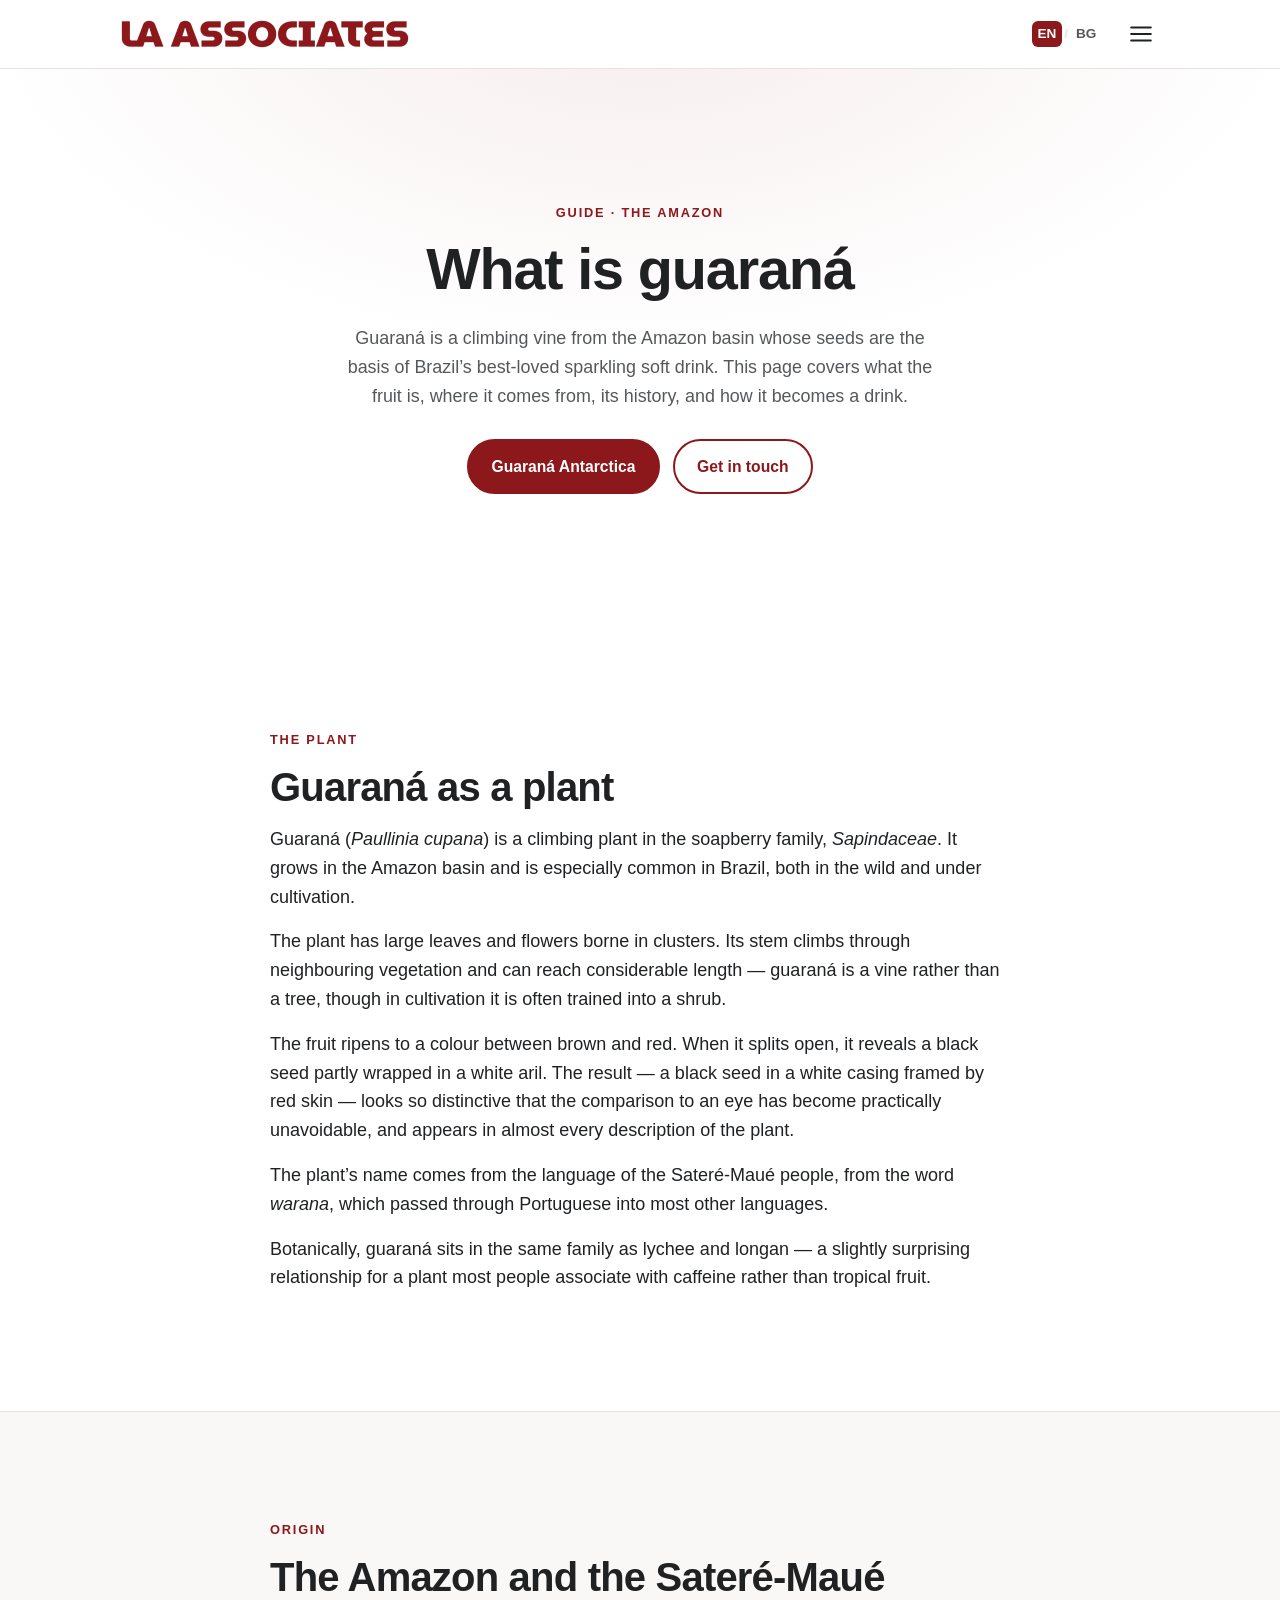
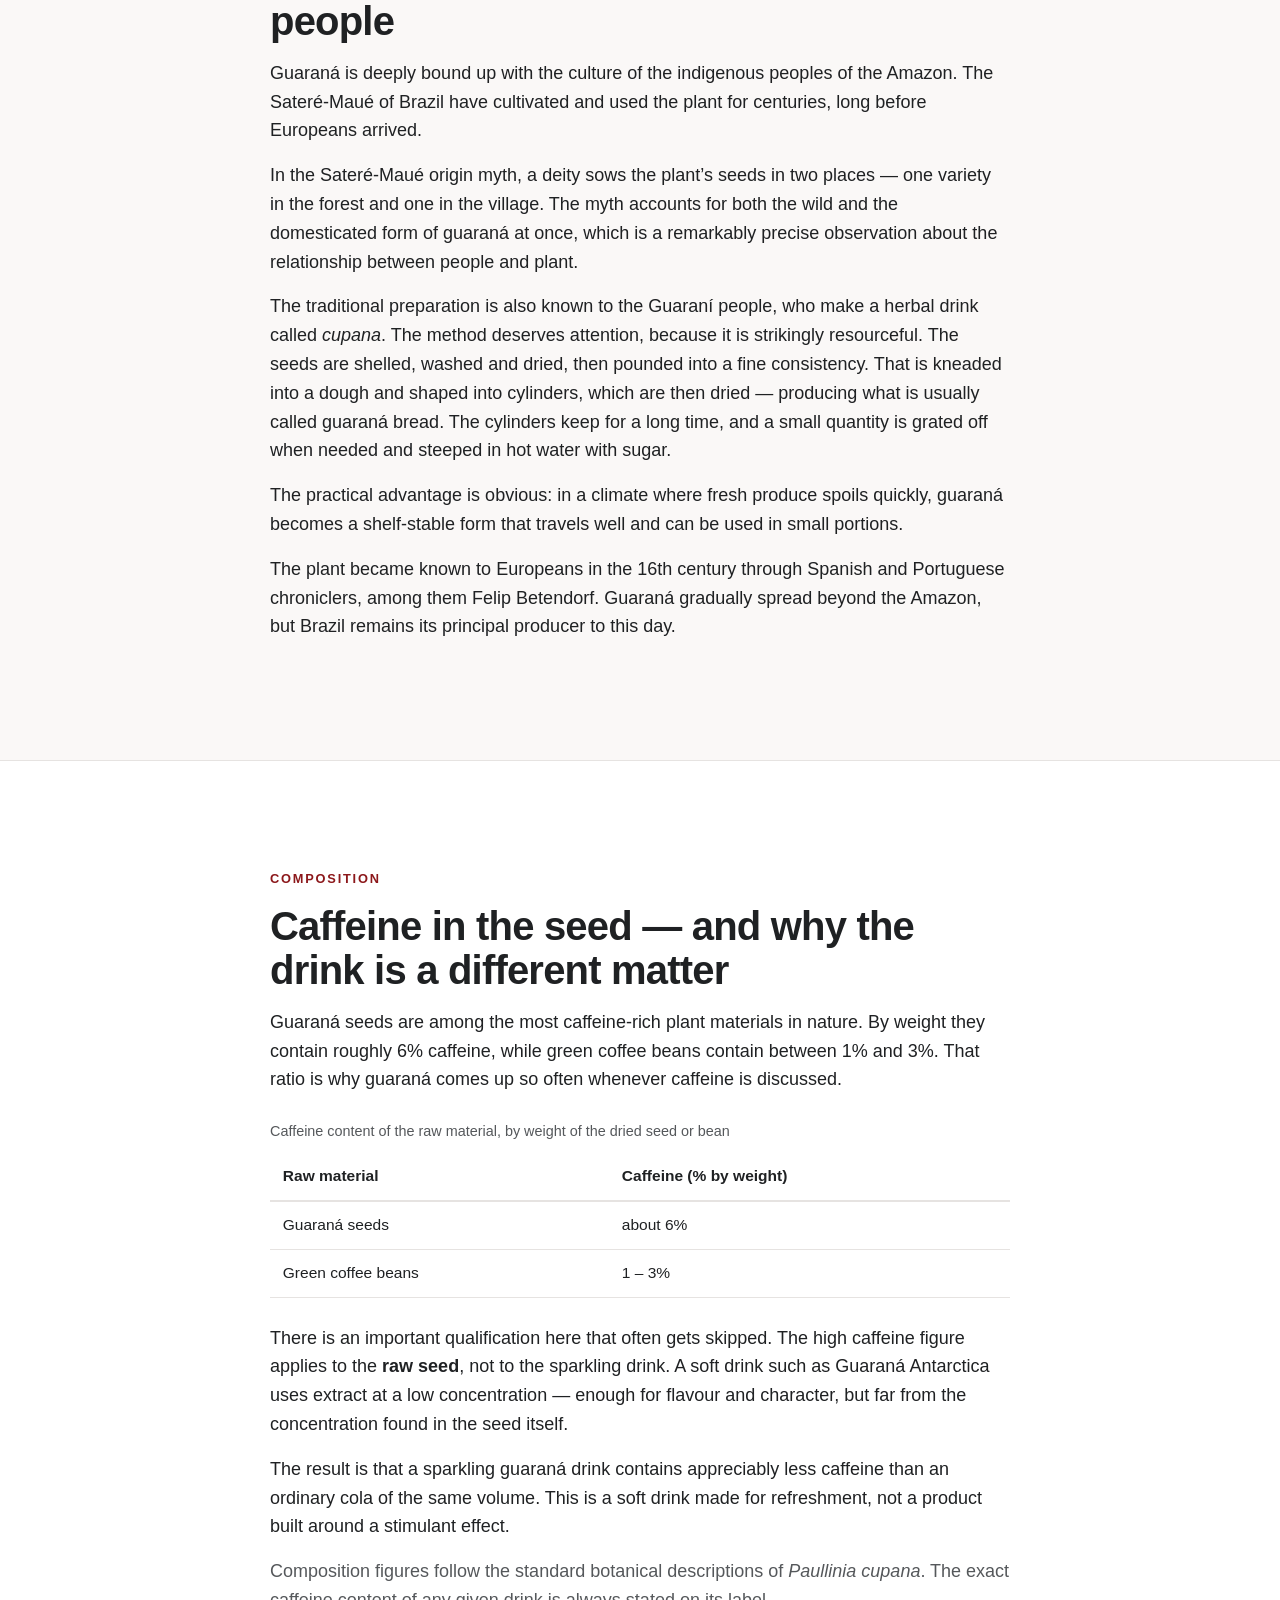
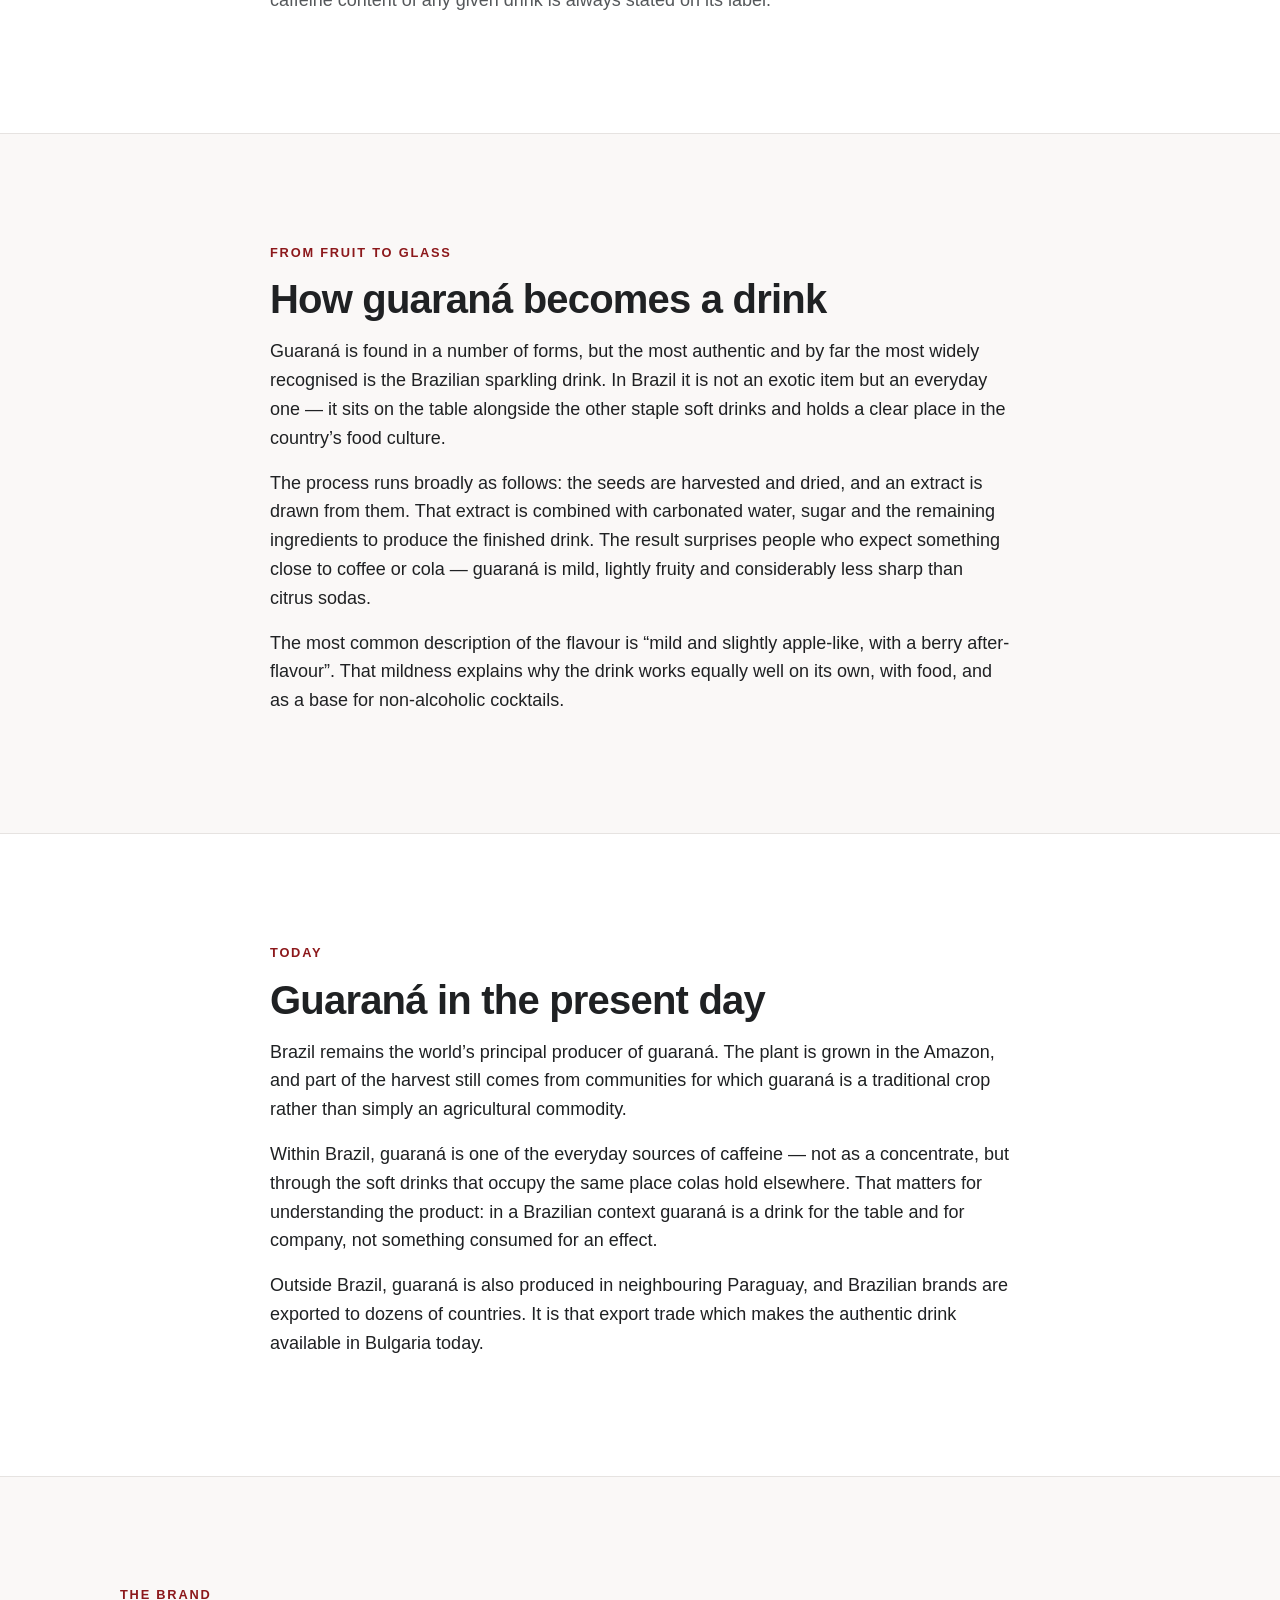
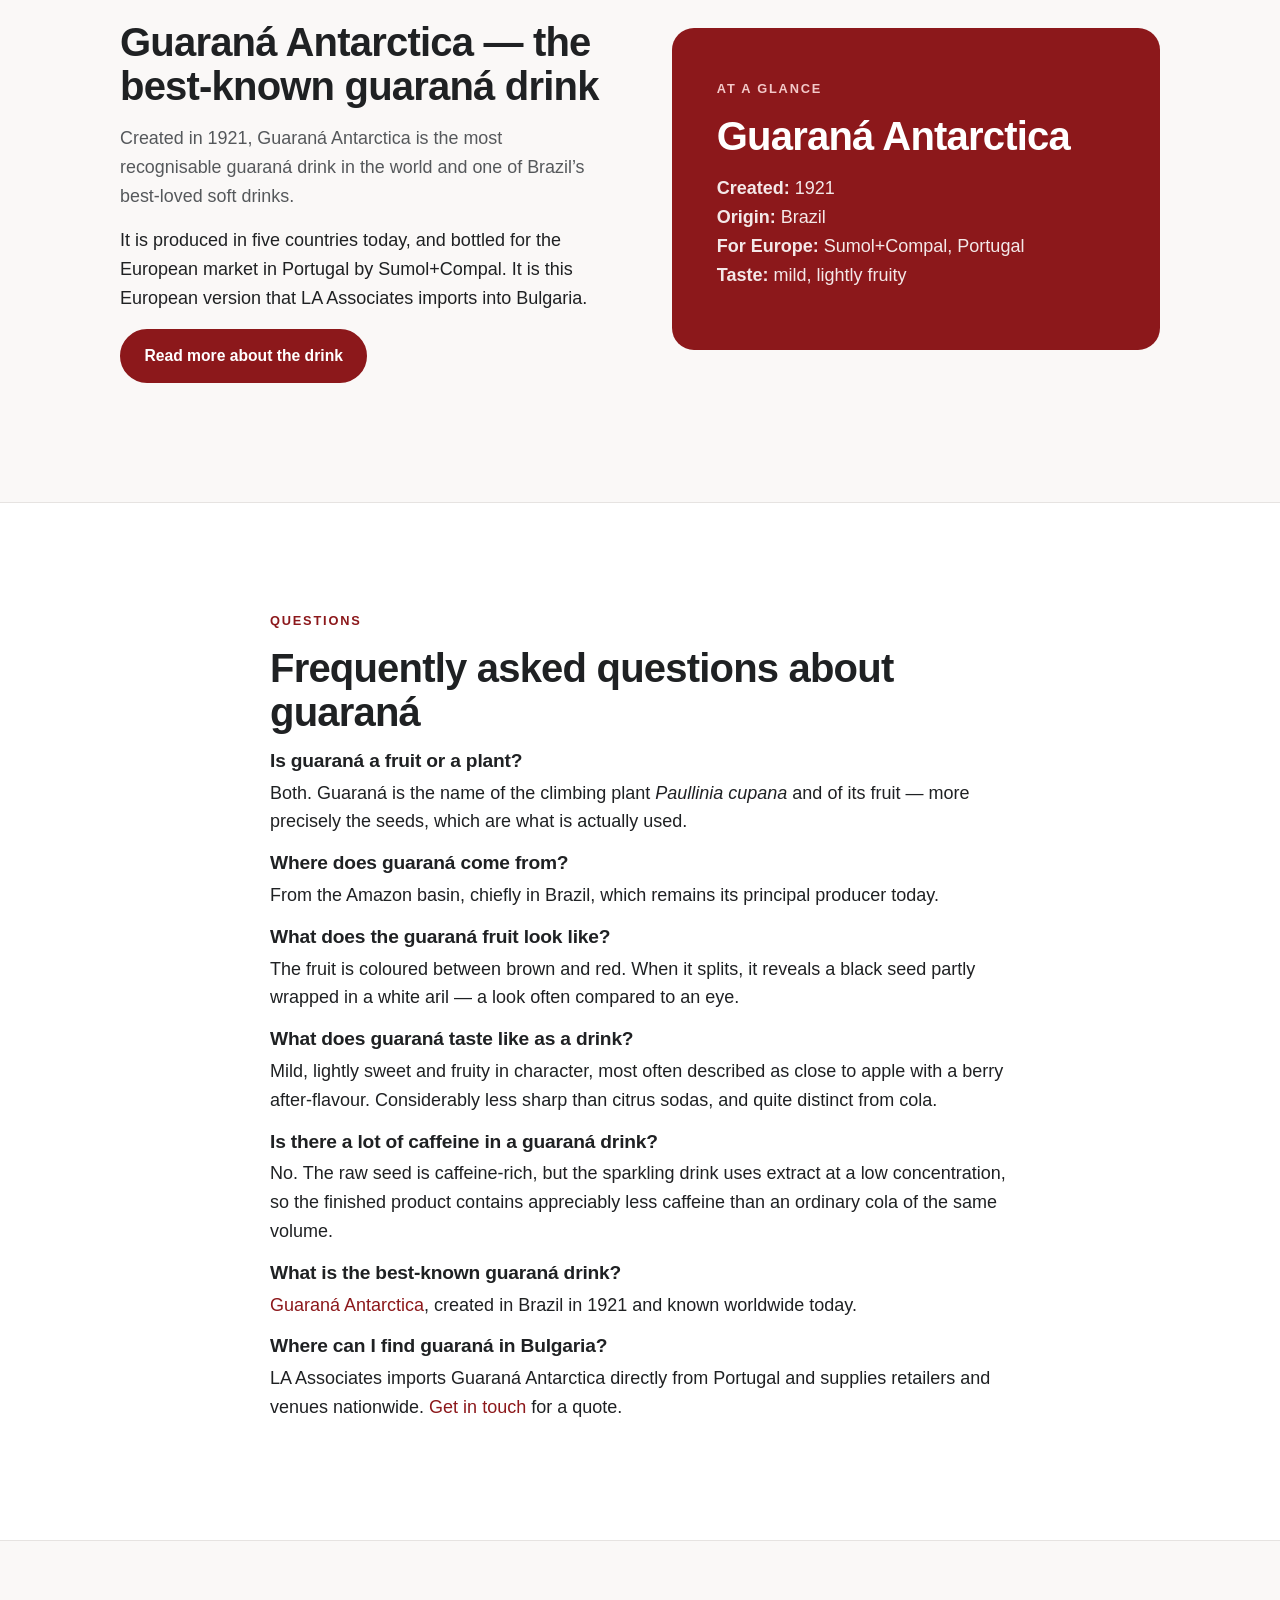
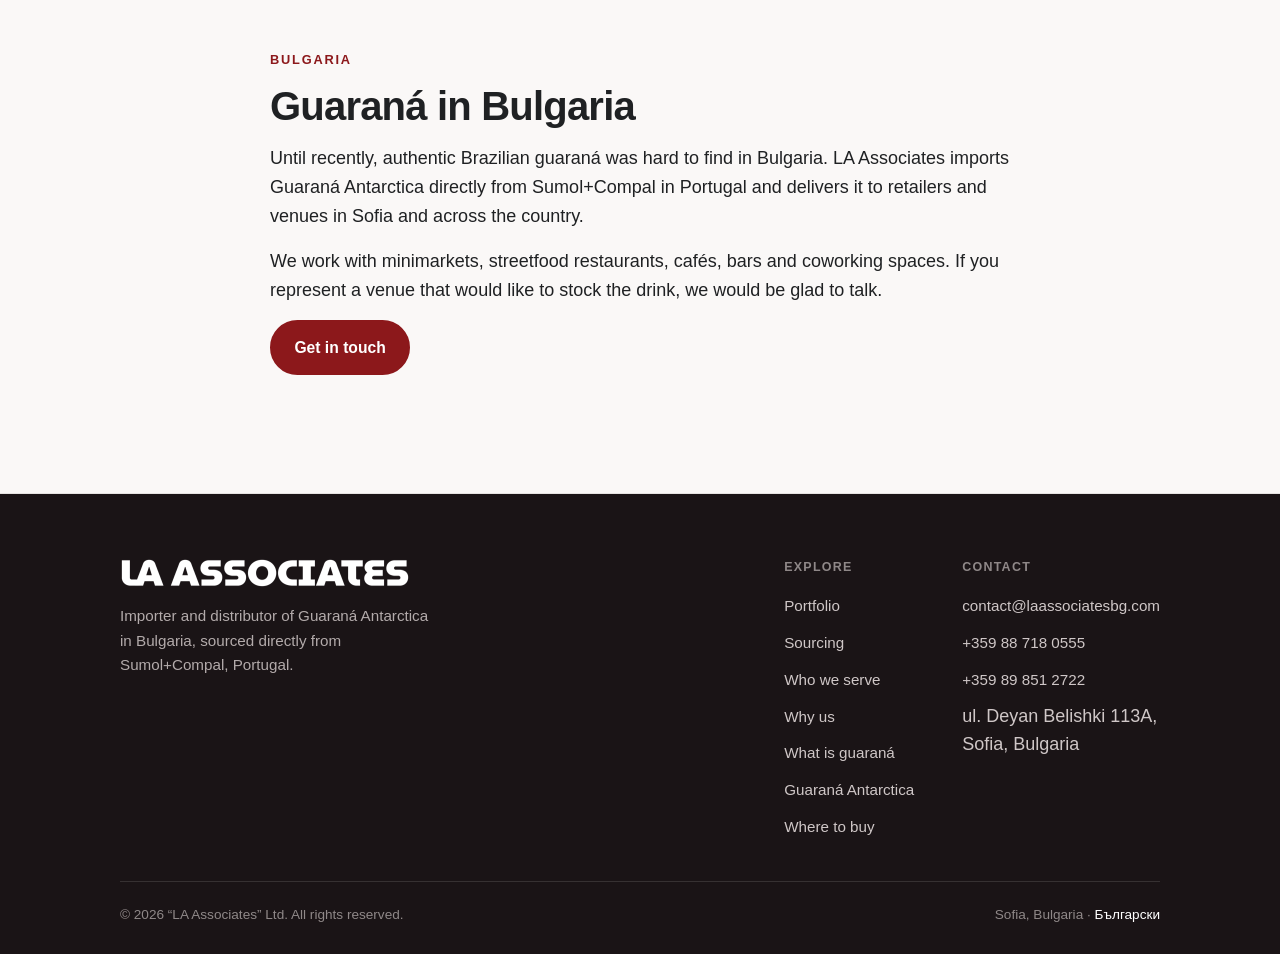
<file: en/guarana/index.html>
<!DOCTYPE html>
<html lang="en">
<head>
  <meta charset="utf-8">
  <meta name="viewport" content="width=device-width, initial-scale=1">

  <title>What is guaraná — the Amazonian fruit and the drink | LA Associates</title>
  <meta name="description" content="What guaraná is: the Paullinia cupana plant of the Amazon, its history with the Sateré-Maué people, the caffeine content of its seeds, and how the fruit becomes Brazil's sparkling soft drink.">
  <meta name="theme-color" content="#8C181B">
  <link rel="canonical" href="https://laassociatesbg.com/en/guarana/">

  <link rel="alternate" hreflang="bg" href="https://laassociatesbg.com/guarana/">
  <link rel="alternate" hreflang="en" href="https://laassociatesbg.com/en/guarana/">
  <link rel="alternate" hreflang="x-default" href="https://laassociatesbg.com/guarana/">

  <meta name="geo.region" content="BG-22">
  <meta name="geo.placename" content="Sofia">

  <link rel="icon" href="/favicon.ico" sizes="any">
  <link rel="icon" type="image/png" sizes="32x32" href="/assets/img/favicon-32.png">
  <link rel="icon" type="image/png" sizes="16x16" href="/assets/img/favicon-16.png">
  <link rel="apple-touch-icon" href="/assets/img/apple-touch-icon.png">
  <link rel="manifest" href="/site.webmanifest">

  <meta property="og:type" content="article">
  <meta property="og:site_name" content="LA Associates">
  <meta property="og:locale" content="en_GB">
  <meta property="og:title" content="What is guaraná — the Amazonian fruit and the drink">
  <meta property="og:description" content="The plant, the history, the composition and the path from Amazonian fruit to Brazil's sparkling soft drink.">
  <meta property="og:url" content="https://laassociatesbg.com/en/guarana/">
  <meta property="og:image" content="https://laassociatesbg.com/assets/img/og-image.png">
  <meta property="og:image:width" content="1200">
  <meta property="og:image:height" content="630">
  <meta name="twitter:card" content="summary_large_image">
  <meta name="twitter:title" content="What is guaraná — the Amazonian fruit and the drink">
  <meta name="twitter:description" content="The plant, the history, the composition and the path from Amazonian fruit to Brazil's sparkling soft drink.">
  <meta name="twitter:image" content="https://laassociatesbg.com/assets/img/og-image.png">

  <link rel="preload" as="image" href="/assets/img/logo-wordmark.png">
  <link rel="stylesheet" href="/assets/css/styles.css">

  <script type="application/ld+json">
  {
    "@context": "https://schema.org",
    "@graph": [
      {
        "@type": "Article",
        "@id": "https://laassociatesbg.com/en/guarana/#article",
        "headline": "What is guaraná",
        "description": "Guaraná (Paullinia cupana) is a climbing vine from the Amazon whose seeds are the basis of Brazil's best-loved sparkling soft drink.",
        "inLanguage": "en",
        "image": "https://laassociatesbg.com/assets/img/og-image.png",
        "author": {
          "@type": "Organization",
          "@id": "https://laassociatesbg.com/#organization",
          "name": "LA Associates",
          "url": "https://laassociatesbg.com/"
        },
        "publisher": {
          "@type": "Organization",
          "@id": "https://laassociatesbg.com/#organization",
          "name": "LA Associates",
          "url": "https://laassociatesbg.com/",
          "logo": { "@type": "ImageObject", "url": "https://laassociatesbg.com/assets/img/logo-mark.png", "width": 600, "height": 424 }
        },
        "datePublished": "2026-09-01T15:49:08+03:00",
        "dateModified": "2026-09-01T15:49:08+03:00",
        "mainEntityOfPage": { "@id": "https://laassociatesbg.com/en/guarana/#webpage" },
        "about": [
          { "@type": "Thing", "name": "Guarana" },
          { "@type": "Thing", "name": "Paullinia cupana" }
        ]
      },
      {
        "@type": "FAQPage",
        "@id": "https://laassociatesbg.com/en/guarana/#faq",
        "mainEntity": [
          { "@type": "Question", "name": "Is guaraná a fruit or a plant?",
            "acceptedAnswer": { "@type": "Answer", "text": "Both. Guaraná is the name of the climbing plant Paullinia cupana and of its fruit — more precisely the seeds, which are what is actually used." } },
          { "@type": "Question", "name": "Where does guaraná come from?",
            "acceptedAnswer": { "@type": "Answer", "text": "From the Amazon basin, chiefly in Brazil, which remains its principal producer today." } },
          { "@type": "Question", "name": "What does the guaraná fruit look like?",
            "acceptedAnswer": { "@type": "Answer", "text": "The fruit is coloured between brown and red. When it splits, it reveals a black seed partly wrapped in a white aril — a look often compared to an eye." } },
          { "@type": "Question", "name": "Is there a lot of caffeine in a guaraná drink?",
            "acceptedAnswer": { "@type": "Answer", "text": "No. The raw seed is caffeine-rich, but the sparkling drink uses extract at a low concentration, so the finished product contains appreciably less caffeine than an ordinary cola of the same volume." } },
          { "@type": "Question", "name": "What is the best-known guaraná drink?",
            "acceptedAnswer": { "@type": "Answer", "text": "Guaraná Antarctica, created in Brazil in 1921 and known worldwide today." } }
        ]
      },
      {
        "@type": "BreadcrumbList",
        "@id": "https://laassociatesbg.com/en/guarana/#breadcrumb",
        "itemListElement": [
          { "@type": "ListItem", "position": 1, "name": "Home", "item": "https://laassociatesbg.com/en/" },
          { "@type": "ListItem", "position": 2, "name": "What is guaraná", "item": "https://laassociatesbg.com/en/guarana/" }
        ]
      },
      {
        "@type": "WebPage",
        "@id": "https://laassociatesbg.com/en/guarana/#webpage",
        "url": "https://laassociatesbg.com/en/guarana/",
        "name": "What is guaraná — the Amazonian fruit and the drink",
        "inLanguage": "en",
        "isPartOf": { "@id": "https://laassociatesbg.com/#website" },
        "breadcrumb": { "@id": "https://laassociatesbg.com/en/guarana/#breadcrumb" },
        "publisher": { "@id": "https://laassociatesbg.com/#organization" }
      }
    ]
  }
  </script>
</head>
<body>
  <a class="skip-link" href="#main">Skip to content</a>

<header class="site-header">
    <div class="container nav">
      <a class="nav__logo" href="/en/" aria-label="LA Associates — home">
        <img src="/assets/img/logo-wordmark.png" alt="LA Associates — importer and distributor of Guaraná Antarctica" width="290" height="30" fetchpriority="high">
      </a>

      <nav aria-label="Primary">
        <ul class="nav__links" id="nav-links">
          <li><a href="/en/guarana/" aria-current="page">Guaraná</a></li>
          <li><a href="/en/guarana-antarctica/">Guaraná Antarctica</a></li>
          <li><a href="/en/where-to-buy/">Where to buy</a></li>
          <li><a href="/en/#sourcing">Sourcing</a></li>
          <li><a href="/en/#sectors">Who we serve</a></li>
          <li><a href="/en/#why">Why us</a></li>
          <li><a href="/en/#contact">Contact</a></li>
        </ul>
      </nav>

      <div class="nav__right">
        <div class="lang" aria-label="Language">
          <a href="/en/guarana/" aria-current="true" hreflang="en" title="English version">EN</a>
          <span class="sep">/</span>
          <a href="/guarana/" hreflang="bg" title="Българска версия">BG</a>
        </div>
        <button class="nav__toggle" type="button" aria-expanded="false" aria-controls="nav-links" aria-label="Open menu">
          <svg viewBox="0 0 24 24" fill="none" stroke="currentColor" stroke-width="2" stroke-linecap="round"><line x1="3" y1="6" x2="21" y2="6"/><line x1="3" y1="12" x2="21" y2="12"/><line x1="3" y1="18" x2="21" y2="18"/></svg>
        </button>
      </div>
    </div>
  </header>

  <main id="main">
    <!-- HERO -->
    <section class="hero">
      <div class="container hero__inner">
        <span class="eyebrow">Guide · The Amazon</span>
        <h1>What is guaraná</h1>
        <p class="lead">Guaraná is a climbing vine from the Amazon basin whose seeds are the basis of Brazil&rsquo;s best-loved sparkling soft drink. This page covers what the fruit is, where it comes from, its history, and how it becomes a drink.</p>
        <div class="hero__actions">
          <a class="btn btn--primary" href="/en/guarana-antarctica/">Guaraná Antarctica</a>
          <a class="btn btn--ghost" href="/en/#contact">Get in touch</a>
        </div>
      </div>
    </section>

    <!-- PLANT -->
    <section class="section">
      <div class="container" style="max-width:820px">
        <span class="eyebrow">The plant</span>
        <h2>Guaraná as a plant</h2>
        <p>Guaraná (<em>Paullinia cupana</em>) is a climbing plant in the soapberry family, <em>Sapindaceae</em>. It grows in the Amazon basin and is especially common in Brazil, both in the wild and under cultivation.</p>
        <p>The plant has large leaves and flowers borne in clusters. Its stem climbs through neighbouring vegetation and can reach considerable length — guaraná is a vine rather than a tree, though in cultivation it is often trained into a shrub.</p>
        <p>The fruit ripens to a colour between brown and red. When it splits open, it reveals a black seed partly wrapped in a white aril. The result — a black seed in a white casing framed by red skin — looks so distinctive that the comparison to an eye has become practically unavoidable, and appears in almost every description of the plant.</p>
        <p>The plant&rsquo;s name comes from the language of the Sateré-Maué people, from the word <em>warana</em>, which passed through Portuguese into most other languages.</p>
        <p>Botanically, guaraná sits in the same family as lychee and longan — a slightly surprising relationship for a plant most people associate with caffeine rather than tropical fruit.</p>
      </div>
    </section>

    <!-- ORIGIN -->
    <section class="section section--alt">
      <div class="container" style="max-width:820px">
        <span class="eyebrow">Origin</span>
        <h2>The Amazon and the Sateré-Maué people</h2>
        <p>Guaraná is deeply bound up with the culture of the indigenous peoples of the Amazon. The Sateré-Maué of Brazil have cultivated and used the plant for centuries, long before Europeans arrived.</p>
        <p>In the Sateré-Maué origin myth, a deity sows the plant&rsquo;s seeds in two places — one variety in the forest and one in the village. The myth accounts for both the wild and the domesticated form of guaraná at once, which is a remarkably precise observation about the relationship between people and plant.</p>
        <p>The traditional preparation is also known to the Guaraní people, who make a herbal drink called <em>cupana</em>. The method deserves attention, because it is strikingly resourceful. The seeds are shelled, washed and dried, then pounded into a fine consistency. That is kneaded into a dough and shaped into cylinders, which are then dried — producing what is usually called guaraná bread. The cylinders keep for a long time, and a small quantity is grated off when needed and steeped in hot water with sugar.</p>
        <p>The practical advantage is obvious: in a climate where fresh produce spoils quickly, guaraná becomes a shelf-stable form that travels well and can be used in small portions.</p>
        <p>The plant became known to Europeans in the 16th century through Spanish and Portuguese chroniclers, among them Felip Betendorf. Guaraná gradually spread beyond the Amazon, but Brazil remains its principal producer to this day.</p>
      </div>
    </section>

    <!-- CAFFEINE -->
    <section class="section">
      <div class="container" style="max-width:820px">
        <span class="eyebrow">Composition</span>
        <h2>Caffeine in the seed — and why the drink is a different matter</h2>
        <p>Guaraná seeds are among the most caffeine-rich plant materials in nature. By weight they contain roughly 6% caffeine, while green coffee beans contain between 1% and 3%. That ratio is why guaraná comes up so often whenever caffeine is discussed.</p>
        <div style="overflow-x:auto; margin:1.6rem 0;">
          <table style="width:100%; border-collapse:collapse; font-size:.97rem;">
            <caption style="text-align:left; color:var(--ink-soft); font-size:.9rem; padding-bottom:.6rem;">Caffeine content of the raw material, by weight of the dried seed or bean</caption>
            <thead>
              <tr>
                <th scope="col" style="text-align:left; padding:.7rem .8rem; border-bottom:2px solid var(--line);">Raw material</th>
                <th scope="col" style="text-align:left; padding:.7rem .8rem; border-bottom:2px solid var(--line);">Caffeine (% by weight)</th>
              </tr>
            </thead>
            <tbody>
              <tr>
                <td style="padding:.7rem .8rem; border-bottom:1px solid var(--line);">Guaraná seeds</td>
                <td style="padding:.7rem .8rem; border-bottom:1px solid var(--line);">about 6%</td>
              </tr>
              <tr>
                <td style="padding:.7rem .8rem; border-bottom:1px solid var(--line);">Green coffee beans</td>
                <td style="padding:.7rem .8rem; border-bottom:1px solid var(--line);">1 – 3%</td>
              </tr>
            </tbody>
          </table>
        </div>
        <p>There is an important qualification here that often gets skipped. The high caffeine figure applies to the <strong>raw seed</strong>, not to the sparkling drink. A soft drink such as Guaraná Antarctica uses extract at a low concentration — enough for flavour and character, but far from the concentration found in the seed itself.</p>
        <p>The result is that a sparkling guaraná drink contains appreciably less caffeine than an ordinary cola of the same volume. This is a soft drink made for refreshment, not a product built around a stimulant effect.</p>
        <p style="color:var(--ink-soft)">Composition figures follow the standard botanical descriptions of <em>Paullinia cupana</em>. The exact caffeine content of any given drink is always stated on its label.</p>
      </div>
    </section>

    <!-- FRUIT TO DRINK -->
    <section class="section section--alt">
      <div class="container" style="max-width:820px">
        <span class="eyebrow">From fruit to glass</span>
        <h2>How guaraná becomes a drink</h2>
        <p>Guaraná is found in a number of forms, but the most authentic and by far the most widely recognised is the Brazilian sparkling drink. In Brazil it is not an exotic item but an everyday one — it sits on the table alongside the other staple soft drinks and holds a clear place in the country&rsquo;s food culture.</p>
        <p>The process runs broadly as follows: the seeds are harvested and dried, and an extract is drawn from them. That extract is combined with carbonated water, sugar and the remaining ingredients to produce the finished drink. The result surprises people who expect something close to coffee or cola — guaraná is mild, lightly fruity and considerably less sharp than citrus sodas.</p>
        <p>The most common description of the flavour is &ldquo;mild and slightly apple-like, with a berry after-flavour&rdquo;. That mildness explains why the drink works equally well on its own, with food, and as a base for non-alcoholic cocktails.</p>
      </div>
    </section>

    <!-- TODAY -->
    <section class="section">
      <div class="container" style="max-width:820px">
        <span class="eyebrow">Today</span>
        <h2>Guaraná in the present day</h2>
        <p>Brazil remains the world&rsquo;s principal producer of guaraná. The plant is grown in the Amazon, and part of the harvest still comes from communities for which guaraná is a traditional crop rather than simply an agricultural commodity.</p>
        <p>Within Brazil, guaraná is one of the everyday sources of caffeine — not as a concentrate, but through the soft drinks that occupy the same place colas hold elsewhere. That matters for understanding the product: in a Brazilian context guaraná is a drink for the table and for company, not something consumed for an effect.</p>
        <p>Outside Brazil, guaraná is also produced in neighbouring Paraguay, and Brazilian brands are exported to dozens of countries. It is that export trade which makes the authentic drink available in Bulgaria today.</p>
      </div>
    </section>

    <!-- ANTARCTICA -->
    <section class="section section--alt">
      <div class="container split">
        <div>
          <span class="eyebrow">The brand</span>
          <h2>Guaraná Antarctica — the best-known guaraná drink</h2>
          <p class="lead">Created in 1921, Guaraná Antarctica is the most recognisable guaraná drink in the world and one of Brazil&rsquo;s best-loved soft drinks.</p>
          <p>It is produced in five countries today, and bottled for the European market in Portugal by Sumol+Compal. It is this European version that LA Associates imports into Bulgaria.</p>
          <p><a class="btn btn--primary" href="/en/guarana-antarctica/">Read more about the drink</a></p>
        </div>
        <div class="split__panel">
          <span class="eyebrow">At a glance</span>
          <h2>Guaraná Antarctica</h2>
          <p><strong>Created:</strong> 1921<br>
          <strong>Origin:</strong> Brazil<br>
          <strong>For Europe:</strong> Sumol+Compal, Portugal<br>
          <strong>Taste:</strong> mild, lightly fruity</p>
        </div>
      </div>
    </section>

    <!-- FAQ -->
    <section class="section">
      <div class="container" style="max-width:820px">
        <span class="eyebrow">Questions</span>
        <h2>Frequently asked questions about guaraná</h2>

        <h3>Is guaraná a fruit or a plant?</h3>
        <p>Both. Guaraná is the name of the climbing plant <em>Paullinia cupana</em> and of its fruit — more precisely the seeds, which are what is actually used.</p>

        <h3>Where does guaraná come from?</h3>
        <p>From the Amazon basin, chiefly in Brazil, which remains its principal producer today.</p>

        <h3>What does the guaraná fruit look like?</h3>
        <p>The fruit is coloured between brown and red. When it splits, it reveals a black seed partly wrapped in a white aril — a look often compared to an eye.</p>

        <h3>What does guaraná taste like as a drink?</h3>
        <p>Mild, lightly sweet and fruity in character, most often described as close to apple with a berry after-flavour. Considerably less sharp than citrus sodas, and quite distinct from cola.</p>

        <h3>Is there a lot of caffeine in a guaraná drink?</h3>
        <p>No. The raw seed is caffeine-rich, but the sparkling drink uses extract at a low concentration, so the finished product contains appreciably less caffeine than an ordinary cola of the same volume.</p>

        <h3>What is the best-known guaraná drink?</h3>
        <p><a href="/en/guarana-antarctica/">Guaraná Antarctica</a>, created in Brazil in 1921 and known worldwide today.</p>

        <h3>Where can I find guaraná in Bulgaria?</h3>
        <p>LA Associates imports Guaraná Antarctica directly from Portugal and supplies retailers and venues nationwide. <a href="/en/#contact">Get in touch</a> for a quote.</p>
      </div>
    </section>

    <!-- BULGARIA -->
    <section class="section section--alt">
      <div class="container" style="max-width:820px">
        <span class="eyebrow">Bulgaria</span>
        <h2>Guaraná in Bulgaria</h2>
        <p>Until recently, authentic Brazilian guaraná was hard to find in Bulgaria. LA Associates imports Guaraná Antarctica directly from Sumol+Compal in Portugal and delivers it to retailers and venues in Sofia and across the country.</p>
        <p>We work with minimarkets, streetfood restaurants, cafés, bars and coworking spaces. If you represent a venue that would like to stock the drink, we would be glad to talk.</p>
        <p><a class="btn btn--primary" href="/en/#contact">Get in touch</a></p>
      </div>
    </section>

  </main>

<footer class="site-footer">
    <div class="container">
      <div class="footer__top">
        <div class="footer__brand">
          <img src="/assets/img/logo-wordmark.png" alt="LA Associates — beverage importer, Sofia" width="290" height="30" loading="lazy" decoding="async">
          <p>Importer and distributor of Guaraná Antarctica in Bulgaria, sourced directly from Sumol+Compal, Portugal.</p>
        </div>
        <div class="footer__nav">
          <div>
            <h4>Explore</h4>
            <ul>
              <li><a href="/en/#portfolio">Portfolio</a></li>
              <li><a href="/en/#sourcing">Sourcing</a></li>
              <li><a href="/en/#sectors">Who we serve</a></li>
              <li><a href="/en/#why">Why us</a></li>
              <li><a href="/en/guarana/">What is guaraná</a></li>
              <li><a href="/en/guarana-antarctica/">Guaraná Antarctica</a></li>
              <li><a href="/en/where-to-buy/">Where to buy</a></li>
            </ul>
          </div>
          <div>
            <h4>Contact</h4>
            <ul>
              <li><a href="mailto:contact@laassociatesbg.com">contact@laassociatesbg.com</a></li>
              <li><a href="tel:+359887180555">+359 88 718 0555</a></li>
              <li><a href="tel:+359898512722">+359 89 851 2722</a></li>
              <li>ul. Deyan Belishki 113A,<br>Sofia, Bulgaria</li>
            </ul>
            <!-- Social links go here once available -->
          </div>
        </div>
      </div>
      <div class="footer__bottom">
        <span>&copy; <span id="year">2026</span> “LA Associates” Ltd. All rights reserved.<!-- TODO: append “· VAT: <number>” once available --></span>
        <span>Sofia, Bulgaria · <a href="/" hreflang="bg">Български</a></span>
      </div>
    </div>
  </footer>

  <script src="/assets/js/main.js" defer></script>
</body>
</html>
</file>
<file: assets/css/styles.css>
/* =========================================================================
   LA Associates — stylesheet
   Single shared stylesheet for the English (/) and Bulgarian (/bg/) pages.
   Theming lives in :root — change the brand here and it updates everywhere.
   ========================================================================= */

:root {
  --brand:        #8C181B;   /* logo maroon */
  --brand-dark:   #6E1215;
  --brand-tint:   #f6ecec;   /* very light maroon wash for section backgrounds */
  --ink:          #1F2123;   /* body text */
  --ink-soft:     #55585b;   /* secondary text */
  --line:         #e6e3e1;   /* hairline borders */
  --bg:           #ffffff;
  --bg-alt:       #faf8f7;
  --radius:       14px;
  --radius-lg:    22px;
  --maxw:         1120px;
  --shadow:       0 1px 2px rgba(0,0,0,.04), 0 8px 24px rgba(20,10,10,.06);
  --font: -apple-system, BlinkMacSystemFont, "Segoe UI", Roboto, Helvetica, Arial,
          "Apple Color Emoji", "Segoe UI Emoji", sans-serif;
}

/* ---------- reset ---------- */
*, *::before, *::after { box-sizing: border-box; }
html { scroll-behavior: smooth; -webkit-text-size-adjust: 100%; }
body {
  margin: 0;
  font-family: var(--font);
  color: var(--ink);
  background: var(--bg);
  line-height: 1.6;
  font-size: clamp(16px, 1vw + 14px, 18px);
  -webkit-font-smoothing: antialiased;
}
img { max-width: 100%; display: block; height: auto; }
a { color: var(--brand); text-decoration: none; }
a:hover { text-decoration: underline; }
h1, h2, h3 { line-height: 1.1; letter-spacing: -0.02em; font-weight: 800; margin: 0 0 .4em; }
h1 { font-size: clamp(2.1rem, 5vw + 1rem, 3.6rem); }
h2 { font-size: clamp(1.7rem, 3vw + .8rem, 2.5rem); }
h3 { font-size: 1.2rem; letter-spacing: -0.01em; }
p  { margin: 0 0 1rem; }
:focus-visible { outline: 3px solid var(--brand); outline-offset: 2px; border-radius: 4px; }

/* ---------- layout helpers ---------- */
.container { width: 100%; max-width: var(--maxw); margin-inline: auto; padding-inline: clamp(20px, 5vw, 40px); }
.section { padding: clamp(56px, 8vw, 104px) 0; }
.section--alt { background: var(--bg-alt); border-block: 1px solid var(--line); }
.eyebrow {
  display: inline-block; font-size: .8rem; font-weight: 700; letter-spacing: .14em;
  text-transform: uppercase; color: var(--brand); margin-bottom: .9rem;
}
.lead { font-size: 1.12rem; color: var(--ink-soft); max-width: 60ch; }
.skip-link {
  position: absolute; left: -9999px; top: 0; background: var(--brand); color: #fff;
  padding: .6rem 1rem; z-index: 100; border-radius: 0 0 8px 0;
}
.skip-link:focus { left: 0; }

/* ---------- buttons ---------- */
.btn {
  display: inline-flex; align-items: center; gap: .5rem; font-weight: 700;
  padding: .8rem 1.4rem; border-radius: 999px; border: 2px solid var(--brand);
  transition: background .15s ease, color .15s ease, transform .15s ease;
  text-decoration: none; cursor: pointer; font-size: .98rem;
}
.btn--primary { background: var(--brand); color: #fff; }
.btn--primary:hover { background: var(--brand-dark); border-color: var(--brand-dark); text-decoration: none; transform: translateY(-1px); }
.btn--ghost { background: transparent; color: var(--brand); }
.btn--ghost:hover { background: var(--brand-tint); text-decoration: none; }

/* ---------- header / nav ---------- */
.site-header {
  position: sticky; top: 0; z-index: 50; background: rgba(255,255,255,.92);
  backdrop-filter: saturate(180%) blur(10px); border-bottom: 1px solid var(--line);
}
.nav { display: flex; align-items: center; justify-content: space-between; gap: 1rem; min-height: 68px; }
.nav__logo { flex: 0 1 auto; min-width: 0; }
.nav__logo img { height: 30px; width: auto; }
.nav__links { display: flex; align-items: center; gap: clamp(1rem, 2.4vw, 2rem); list-style: none; margin: 0; padding: 0; }
.nav__links a { color: var(--ink); font-weight: 600; font-size: .95rem; }
.nav__links a:hover { color: var(--brand); text-decoration: none; }
.nav__right { display: flex; align-items: center; gap: 1.2rem; }

/* language switcher */
.lang { display: inline-flex; align-items: center; gap: .15rem; font-size: .85rem; font-weight: 700; }
.lang a { color: var(--ink-soft); padding: .15rem .35rem; border-radius: 6px; }
.lang a:hover { color: var(--brand); text-decoration: none; }
.lang [aria-current="true"] { color: #fff; background: var(--brand); }
.lang span.sep { color: var(--line); }

/* nav menu — always collapsed behind the toggle, at every screen size */
.nav__toggle {
  display: inline-flex; background: none; border: 0; cursor: pointer; padding: .4rem;
  color: var(--ink);
}
.nav__toggle svg { width: 26px; height: 26px; }

/* The menu panel drops from under the sticky header (68px nav + 1px border). */
.nav__links {
  position: fixed; inset: 69px 0 auto 0; flex-direction: column; align-items: flex-start;
  gap: 0; background: #fff; border-bottom: 1px solid var(--line); padding: .5rem 0;
  box-shadow: var(--shadow); transform: translateY(-12px); opacity: 0; pointer-events: none;
  transition: opacity .18s ease, transform .18s ease;
}
.nav__links.is-open { transform: translateY(0); opacity: 1; pointer-events: auto; }
/* Panel spans the viewport, but its items line up with the container — and so
   with the logo — instead of hugging the screen edge on wide displays. */
.nav__links li { width: 100%; max-width: var(--maxw); margin-inline: auto; }
.nav__links a { display: block; padding: .85rem clamp(20px,5vw,40px); width: 100%; }

@media (max-width: 860px) {
  /* Wordmark is very wide (≈10:1); at fixed 30px height it can't fit beside the
     language switcher + menu button on a phone, so it was being width-clamped and
     squished. Let it scale down proportionally instead, and tighten the controls
     so it stays as large as possible. */
  .nav__logo img { height: auto; width: auto; max-width: 100%; }
  .nav__right { gap: .7rem; }
  .lang { font-size: .8rem; }
}

/* ---------- hero ---------- */
.hero { position: relative; overflow: hidden; background:
  radial-gradient(1100px 620px at 50% -16%, var(--brand-tint), transparent 60%); }
.hero__inner { padding-block: clamp(60px, 10vw, 128px); text-align: center; }
.hero__inner h1 { max-width: 20ch; margin-inline: auto; }
.hero__inner .lead { max-width: 60ch; margin-inline: auto; }
.hero__actions { display: flex; flex-wrap: wrap; gap: .8rem; margin-top: 1.8rem; justify-content: center; }

/* ---------- cards / grids ---------- */
.grid { display: grid; gap: 1.2rem; }
.grid--2 { grid-template-columns: repeat(2, 1fr); }
.grid--3 { grid-template-columns: repeat(3, 1fr); }
.grid--4 { grid-template-columns: repeat(4, 1fr); }
@media (max-width: 900px) { .grid--3, .grid--4 { grid-template-columns: repeat(2, 1fr); } }
@media (max-width: 560px) { .grid--2, .grid--3, .grid--4 { grid-template-columns: 1fr; } }

.card {
  background: var(--bg); border: 1px solid var(--line); border-radius: var(--radius);
  padding: 1.5rem; transition: box-shadow .18s ease, transform .18s ease;
}
.card:hover { box-shadow: var(--shadow); transform: translateY(-2px); }
.card__icon {
  width: 44px; height: 44px; border-radius: 12px; display: grid; place-items: center;
  background: var(--brand-tint); color: var(--brand); margin-bottom: 1rem;
}
.card__icon svg { width: 24px; height: 24px; }
.card h3 { margin-bottom: .3rem; }
.card p { color: var(--ink-soft); margin: 0; font-size: .97rem; }

/* product (portfolio) */
.product { display: grid; grid-template-columns: 280px 1fr; gap: clamp(1.5rem, 4vw, 3rem); align-items: center;
  border: 1px solid var(--line); border-radius: var(--radius-lg); padding: clamp(1.4rem, 3vw, 2.4rem); background: #fff; box-shadow: var(--shadow); }
.product__visual { background: var(--brand-tint); border-radius: var(--radius); aspect-ratio: 4/5; display: grid; grid-template-columns: 1fr; place-items: center; padding: clamp(24px, 4vw, 44px); }
.product__visual img { width: 100%; height: 100%; object-fit: contain; filter: drop-shadow(0 12px 22px rgba(20,10,10,.18)); }
.product__tag { display:inline-block; font-size:.78rem; font-weight:700; letter-spacing:.06em; text-transform:uppercase; color: var(--brand); background: var(--brand-tint); padding:.3rem .7rem; border-radius:999px; margin-bottom:.8rem; }
.product ul { margin: 1rem 0 0; padding: 0; list-style: none; display: grid; gap: .5rem; }
.product li { display: flex; gap: .6rem; align-items: flex-start; color: var(--ink-soft); font-size: .97rem; }
.product li::before { content: ""; flex: none; width: 8px; height: 8px; margin-top: .55rem; border-radius: 50%; background: var(--brand); }
@media (max-width: 680px) {
  .product { grid-template-columns: 1fr; }
  /* Drop the 4/5 box (which height-constrained the can) and let the panel hug a
     larger, width-driven can on mobile. */
  .product__visual { max-width: 280px; margin-inline: auto; aspect-ratio: auto; padding: clamp(18px, 5vw, 28px); }
}

/* sourcing split */
.split { display: grid; grid-template-columns: 1fr 1fr; gap: clamp(2rem,5vw,4rem); align-items: center; }
@media (max-width: 820px) { .split { grid-template-columns: 1fr; } }
.split__panel { background: var(--brand); color: #fff; border-radius: var(--radius-lg); padding: clamp(1.8rem, 4vw, 2.8rem); }
.split__panel .eyebrow { color: #f3c9c9; }
.split__panel h2 { color: #fff; }
.split__panel p { color: rgba(255,255,255,.9); }

/* ---------- contact ---------- */
.contact__grid { display: grid; grid-template-columns: 1fr 1fr; gap: clamp(1.5rem, 4vw, 3rem); align-items: start; }
@media (max-width: 760px) { .contact__grid { grid-template-columns: 1fr; } }
.contact__list { list-style: none; margin: 1.4rem 0 0; padding: 0; display: grid; gap: 1.1rem; }
.contact__list li { display: flex; gap: .9rem; align-items: flex-start; }
.contact__ico { flex: none; width: 40px; height: 40px; border-radius: 10px; background: var(--brand-tint); color: var(--brand); display: grid; place-items: center; }
.contact__ico svg { width: 20px; height: 20px; }
.contact__list li > span:last-child { min-width: 0; }
.contact__list .k { font-size: .78rem; text-transform: uppercase; letter-spacing: .08em; color: var(--ink-soft); font-weight: 700; }
.contact__list .v { font-weight: 600; color: var(--ink); overflow-wrap: anywhere; }
.contact__list a.v:hover { color: var(--brand); }
.contact__card { background: var(--bg-alt); border: 1px solid var(--line); border-radius: var(--radius-lg); padding: clamp(1.5rem, 4vw, 2.4rem); }
.contact__card dl { margin: 0; display: grid; grid-template-columns: auto 1fr; gap: .5rem 1rem; }
.contact__card dt { font-weight: 700; color: var(--ink-soft); white-space: nowrap; }
.contact__card dd { margin: 0; min-width: 0; overflow-wrap: anywhere; }

/* ---------- footer ---------- */
.site-footer { background: #1a1416; color: #cfc7c7; padding: clamp(40px, 6vw, 64px) 0 28px; }
.site-footer a { color: #fff; }
.footer__top { display: flex; flex-wrap: wrap; justify-content: space-between; gap: 2rem; }
.footer__brand img { height: 30px; filter: brightness(0) invert(1); margin-bottom: 1rem; }
.footer__brand p { max-width: 38ch; color: #b3abab; font-size: .95rem; }
.footer__nav { display: flex; gap: 3rem; flex-wrap: wrap; }
.footer__nav > div { min-width: 0; }
.footer__nav h4 { font-size: .78rem; text-transform: uppercase; letter-spacing: .1em; color: #8f8888; margin: 0 0 .8rem; }
.footer__nav ul { list-style: none; margin: 0; padding: 0; display: grid; gap: .5rem; }
.footer__nav li { overflow-wrap: anywhere; }
.footer__nav a { color: #cfc7c7; font-size: .95rem; }
.footer__nav a:hover { color: #fff; }
.footer__bottom { margin-top: 2.5rem; padding-top: 1.4rem; border-top: 1px solid rgba(255,255,255,.12);
  display: flex; flex-wrap: wrap; gap: .6rem 1.5rem; justify-content: space-between; font-size: .85rem; color: #8f8888; }

/* ---------- where to buy ---------- */
.visually-hidden { position: absolute; width: 1px; height: 1px; margin: -1px; overflow: hidden; clip: rect(0 0 0 0); white-space: nowrap; }
.wtb__tools { display: flex; flex-wrap: wrap; align-items: center; gap: .8rem 1.2rem; margin: 1.6rem 0 .4rem; }
.wtb__tools[hidden] { display: none; }
.chips { display: flex; flex-wrap: wrap; gap: .5rem; }
.chip {
  font: inherit; font-size: .9rem; font-weight: 600; color: var(--ink); background: var(--bg);
  border: 1px solid var(--line); border-radius: 999px; padding: .45rem 1rem; cursor: pointer;
  transition: background .15s ease, color .15s ease, border-color .15s ease;
}
.chip:hover { border-color: var(--brand); color: var(--brand); }
.chip[aria-pressed="true"] { background: var(--brand); border-color: var(--brand); color: #fff; }
.wtb__city select {
  font: inherit; font-size: .9rem; font-weight: 600; color: var(--ink); background: var(--bg);
  border: 1px solid var(--line); border-radius: 999px; padding: .45rem 1rem; cursor: pointer; max-width: 100%;
}
.wtb__near { padding: .45rem 1.1rem; font-size: .9rem; margin-left: auto; }
.wtb__status { min-height: 1.6em; margin: .4rem 0 .8rem; font-size: .92rem; color: var(--ink-soft); }
.wtb__status:empty { min-height: 0; margin: 0; }

/* Fixed height so the page doesn't jump when the map loads. */
.wtb__map {
  height: clamp(320px, 55vh, 520px); margin: 1.2rem 0 2.4rem; border: 1px solid var(--line);
  border-radius: var(--radius-lg); overflow: hidden; background: var(--bg-alt); z-index: 0;
  scroll-margin-top: 90px; display: grid; place-items: center;
}
.wtb__map.leaflet-container { display: block; font: inherit; }
.wtb__map-fallback { color: var(--ink-soft); padding: 1rem; text-align: center; margin: 0; }
.map-pin { color: var(--brand); filter: drop-shadow(0 3px 4px rgba(20,10,10,.3)); }
.map-pin svg { width: 30px; height: 40px; fill: currentColor; display: block; }
.map-popup { display: grid; gap: .2rem; font-size: .92rem; line-height: 1.4; }
.map-popup strong { font-size: 1rem; }
.map-popup__links { display: flex; gap: 1rem; margin-top: .3rem; font-weight: 700; }
.wtb .leaflet-popup-content-wrapper { border-radius: var(--radius); }

.stores__group + .stores__group { margin-top: 2.4rem; }
.stores__group[hidden] { display: none; }
.stores__city { display: flex; align-items: center; gap: .6rem; }
.stores__count {
  font-size: .78rem; font-weight: 700; color: var(--brand); background: var(--brand-tint);
  border-radius: 999px; padding: .15rem .6rem; letter-spacing: 0;
}
.stores__list { list-style: none; margin: 1rem 0 0; padding: 0; display: grid; gap: 1.2rem;
  grid-template-columns: repeat(auto-fill, minmax(min(100%, 300px), 1fr)); }
.stores__list li[hidden] { display: none; }
.stores__empty { font-size: 1.05rem; color: var(--ink-soft); max-width: 60ch; margin-top: 1.4rem; }
.store { height: 100%; display: flex; flex-direction: column; scroll-margin-top: 90px; }
.store:target { border-color: var(--brand); box-shadow: 0 0 0 3px var(--brand-tint), var(--shadow); }
.store__type {
  align-self: flex-start; font-size: .72rem; font-weight: 700; letter-spacing: .06em; text-transform: uppercase;
  color: var(--brand); background: var(--brand-tint); padding: .25rem .65rem; border-radius: 999px; margin-bottom: .8rem;
}
.store__dist { font-size: .85rem; font-weight: 700; color: var(--ink); margin: -.4rem 0 .6rem; }
.store__name { font-size: 1.15rem; line-height: 1.2; letter-spacing: -0.01em; margin: 0 0 .3rem; }
.card .store__addr { color: var(--ink); font-weight: 600; font-size: .93rem; margin-bottom: .6rem; }
.card .store__desc { flex: 1; }
.card .store__links { display: flex; flex-wrap: wrap; gap: .4rem 1rem; align-items: center; margin: 1rem 0 0; font-size: .92rem; font-weight: 700; }
.store__show {
  font: inherit; font-weight: 700; color: var(--brand); background: none; border: 0; padding: 0; cursor: pointer;
}
.store__show:hover { text-decoration: underline; }
.wtb__updated { margin: 2.4rem 0 0; font-size: .88rem; color: var(--ink-soft); }
.wtb__panel-btn { background: #fff; color: var(--brand); border-color: #fff; }
.wtb__panel-btn:hover { background: var(--brand-tint); border-color: var(--brand-tint); text-decoration: none; }
@media (max-width: 560px) {
  .wtb__near { margin-left: 0; }
}

/* reduced motion */
@media (prefers-reduced-motion: reduce) {
  html { scroll-behavior: auto; }
  * { transition: none !important; }
}
</file>
